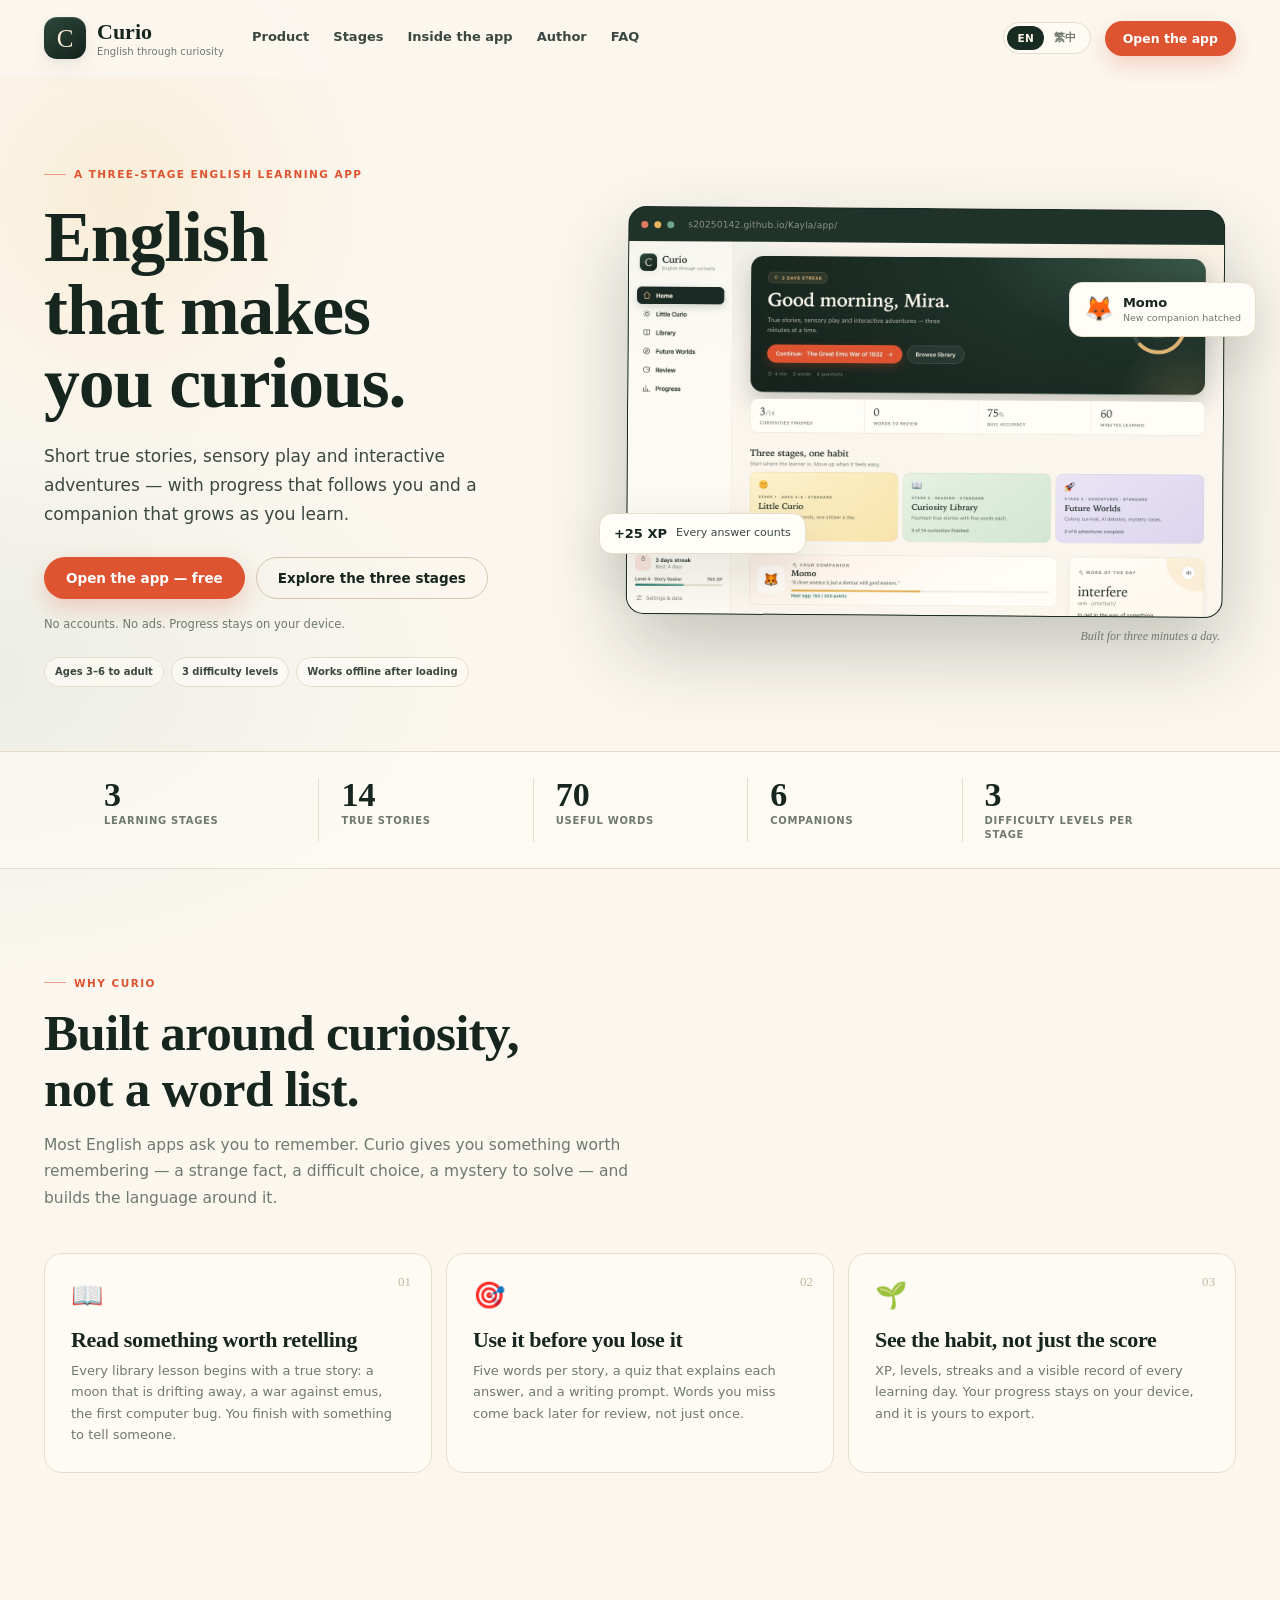
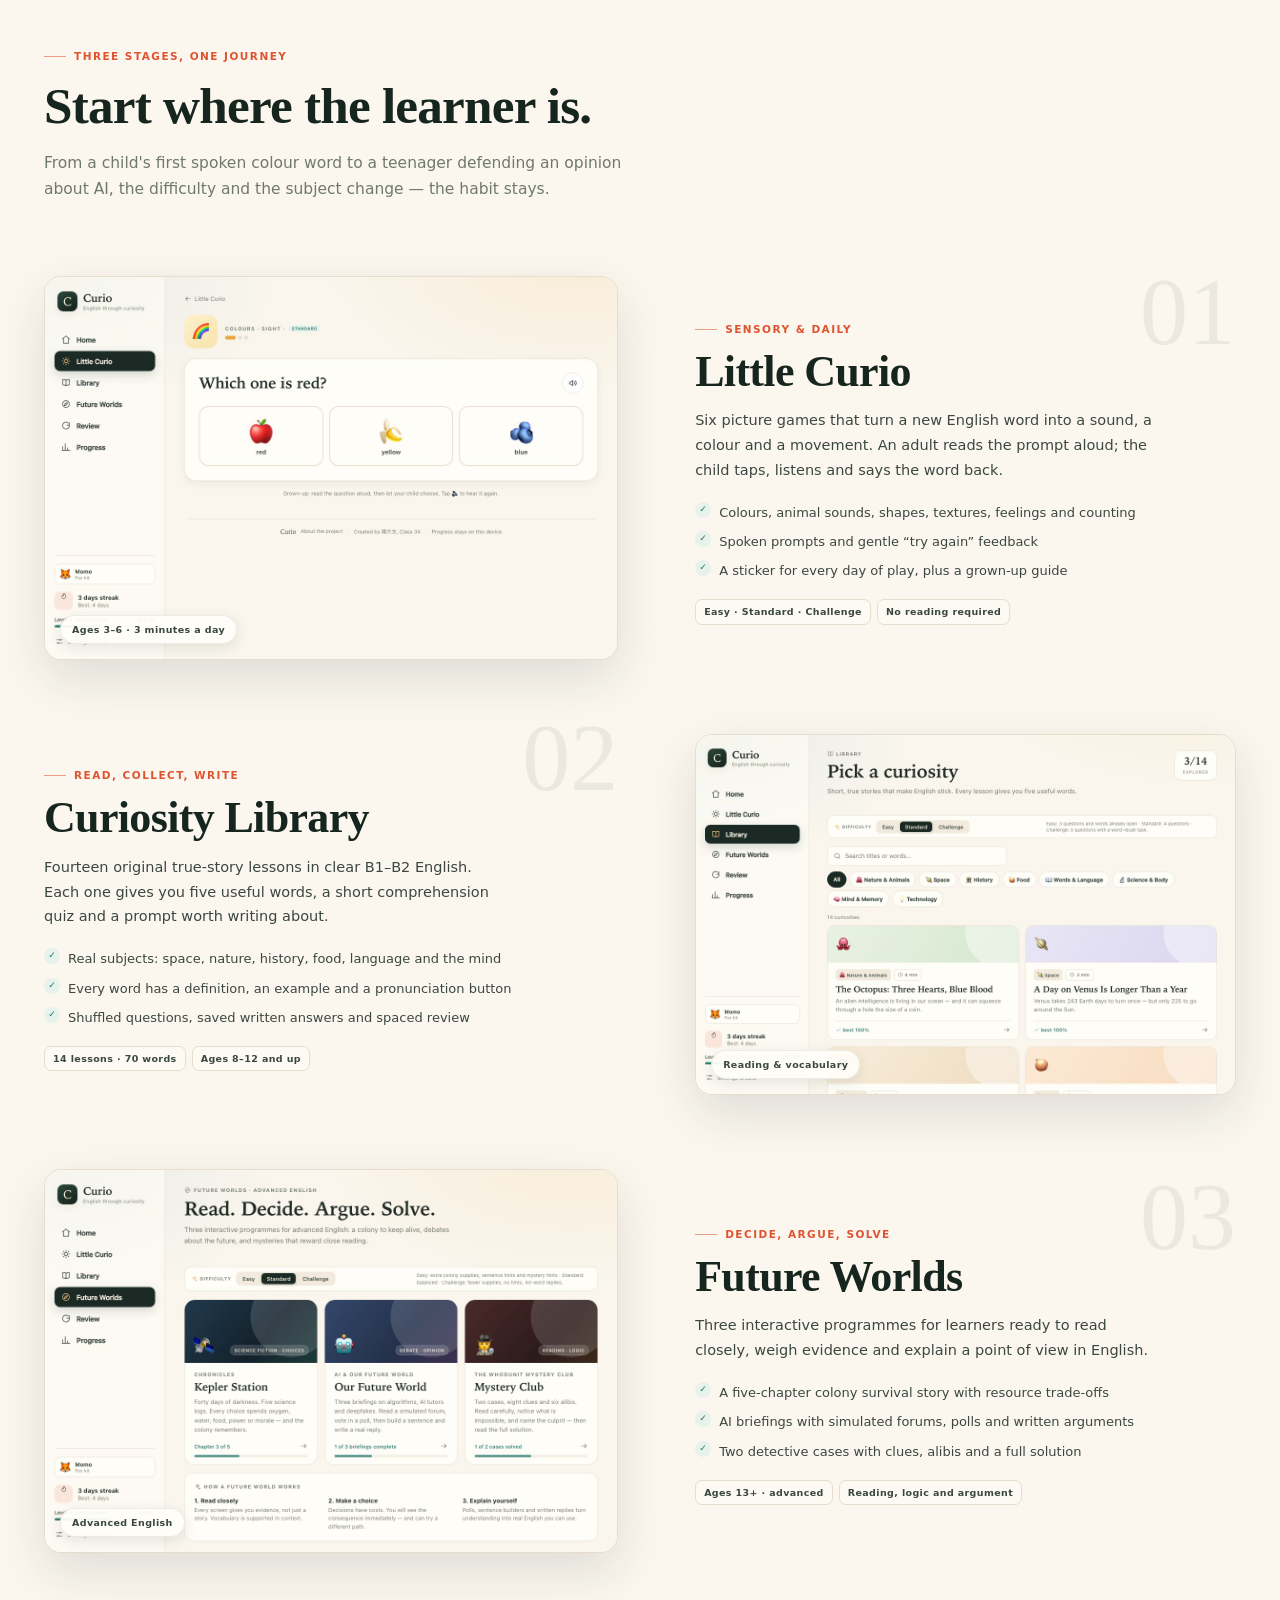
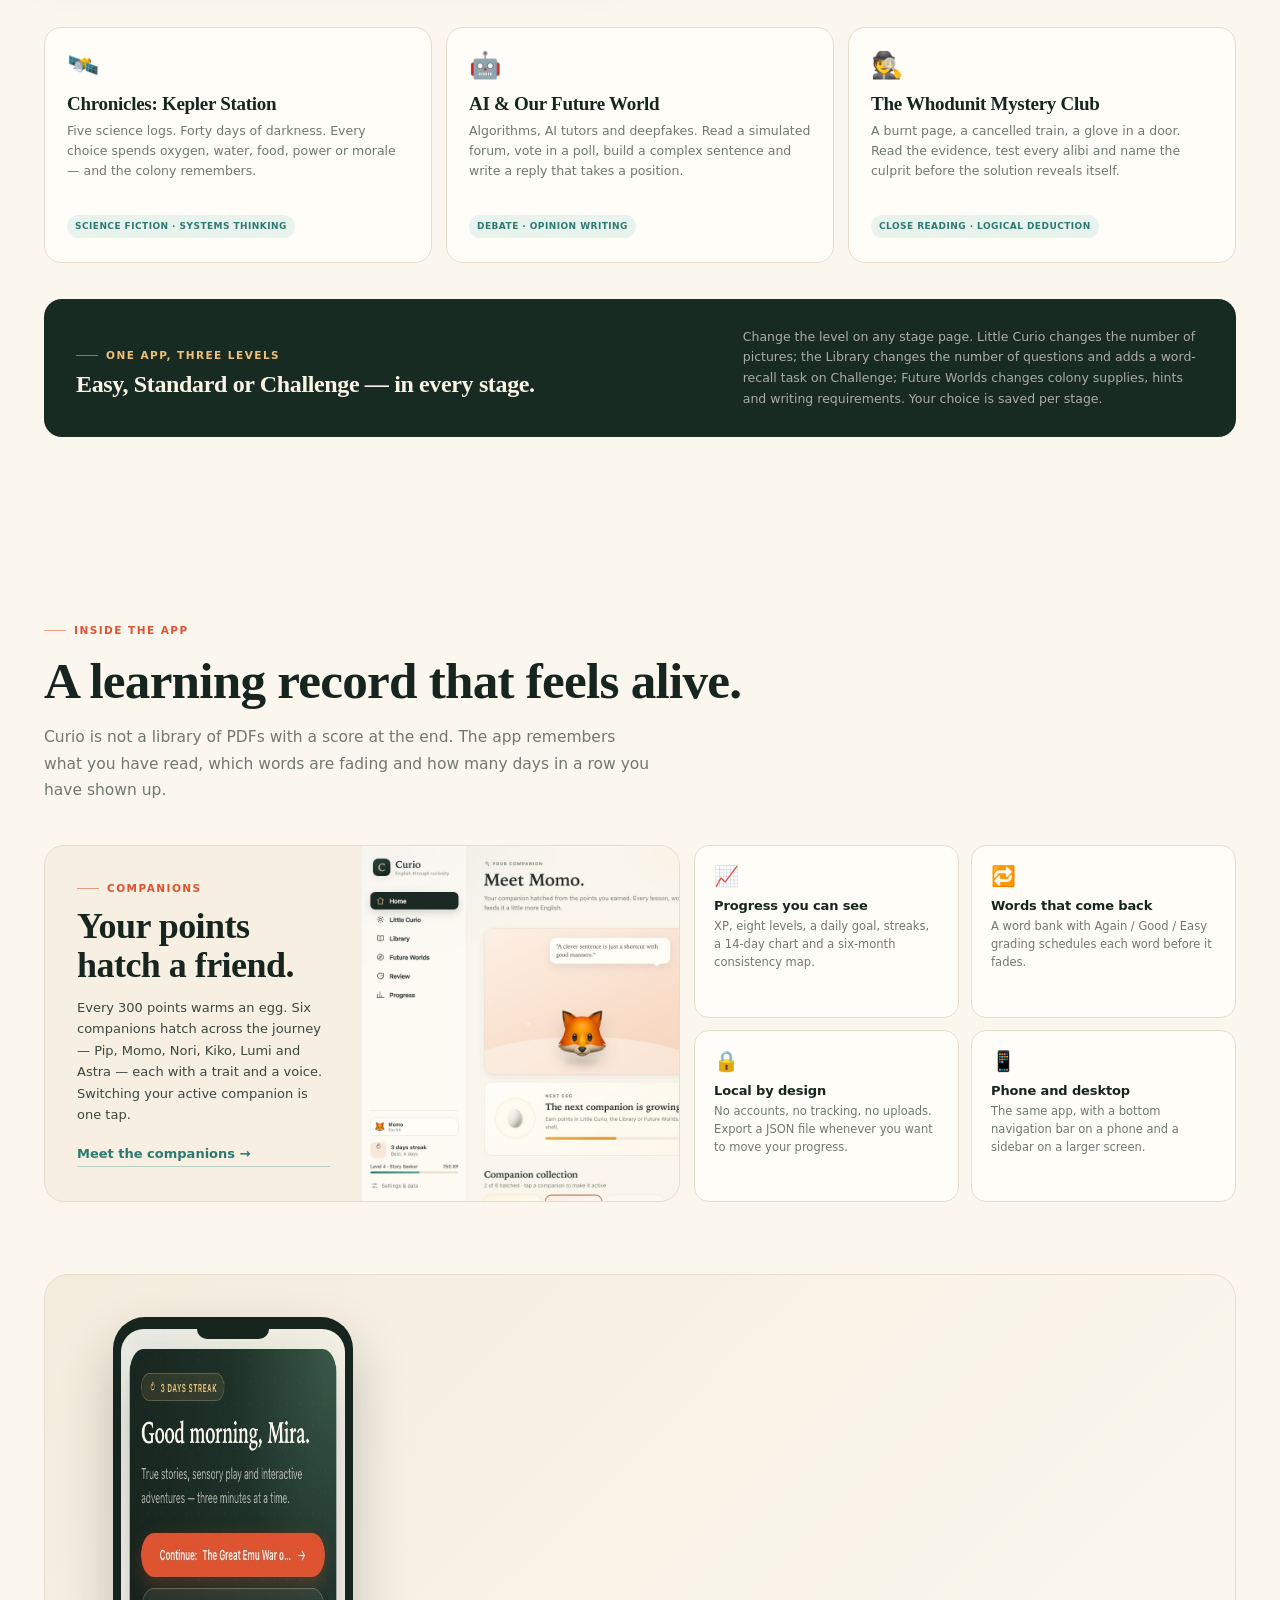
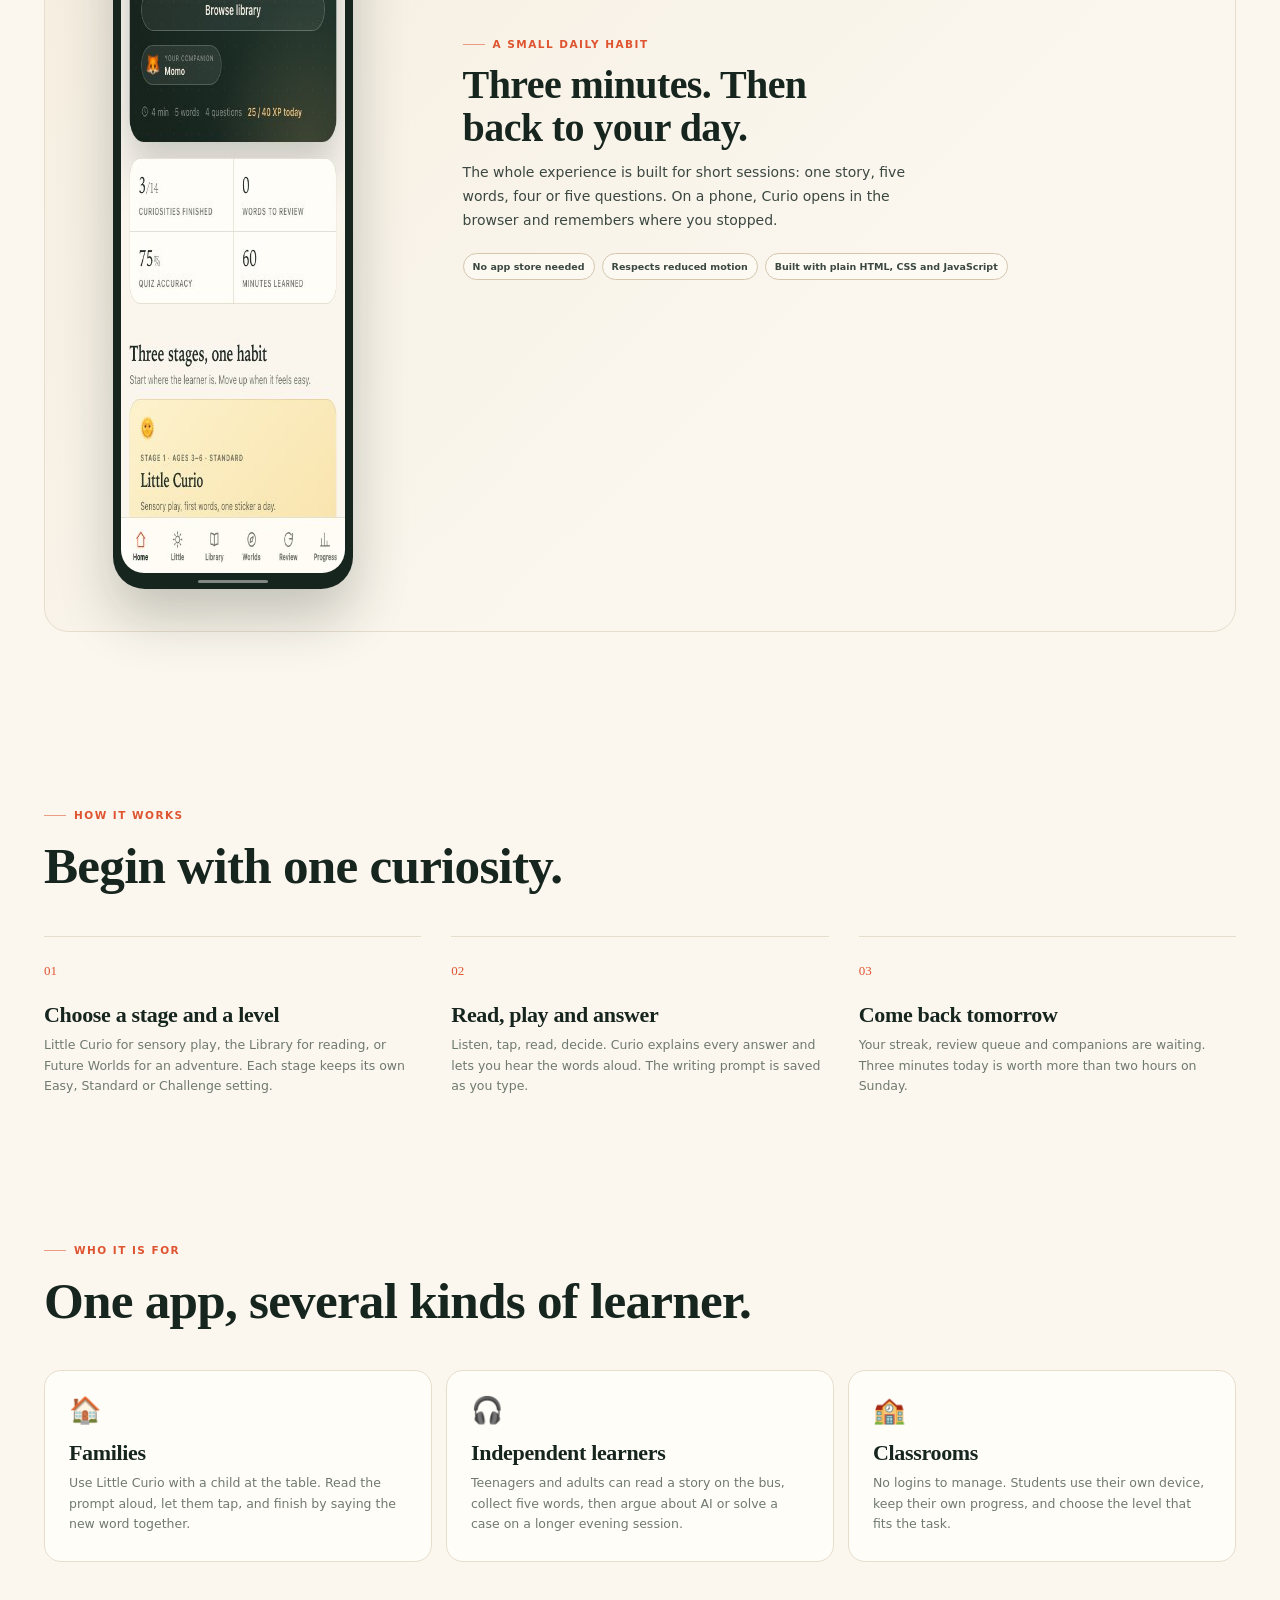
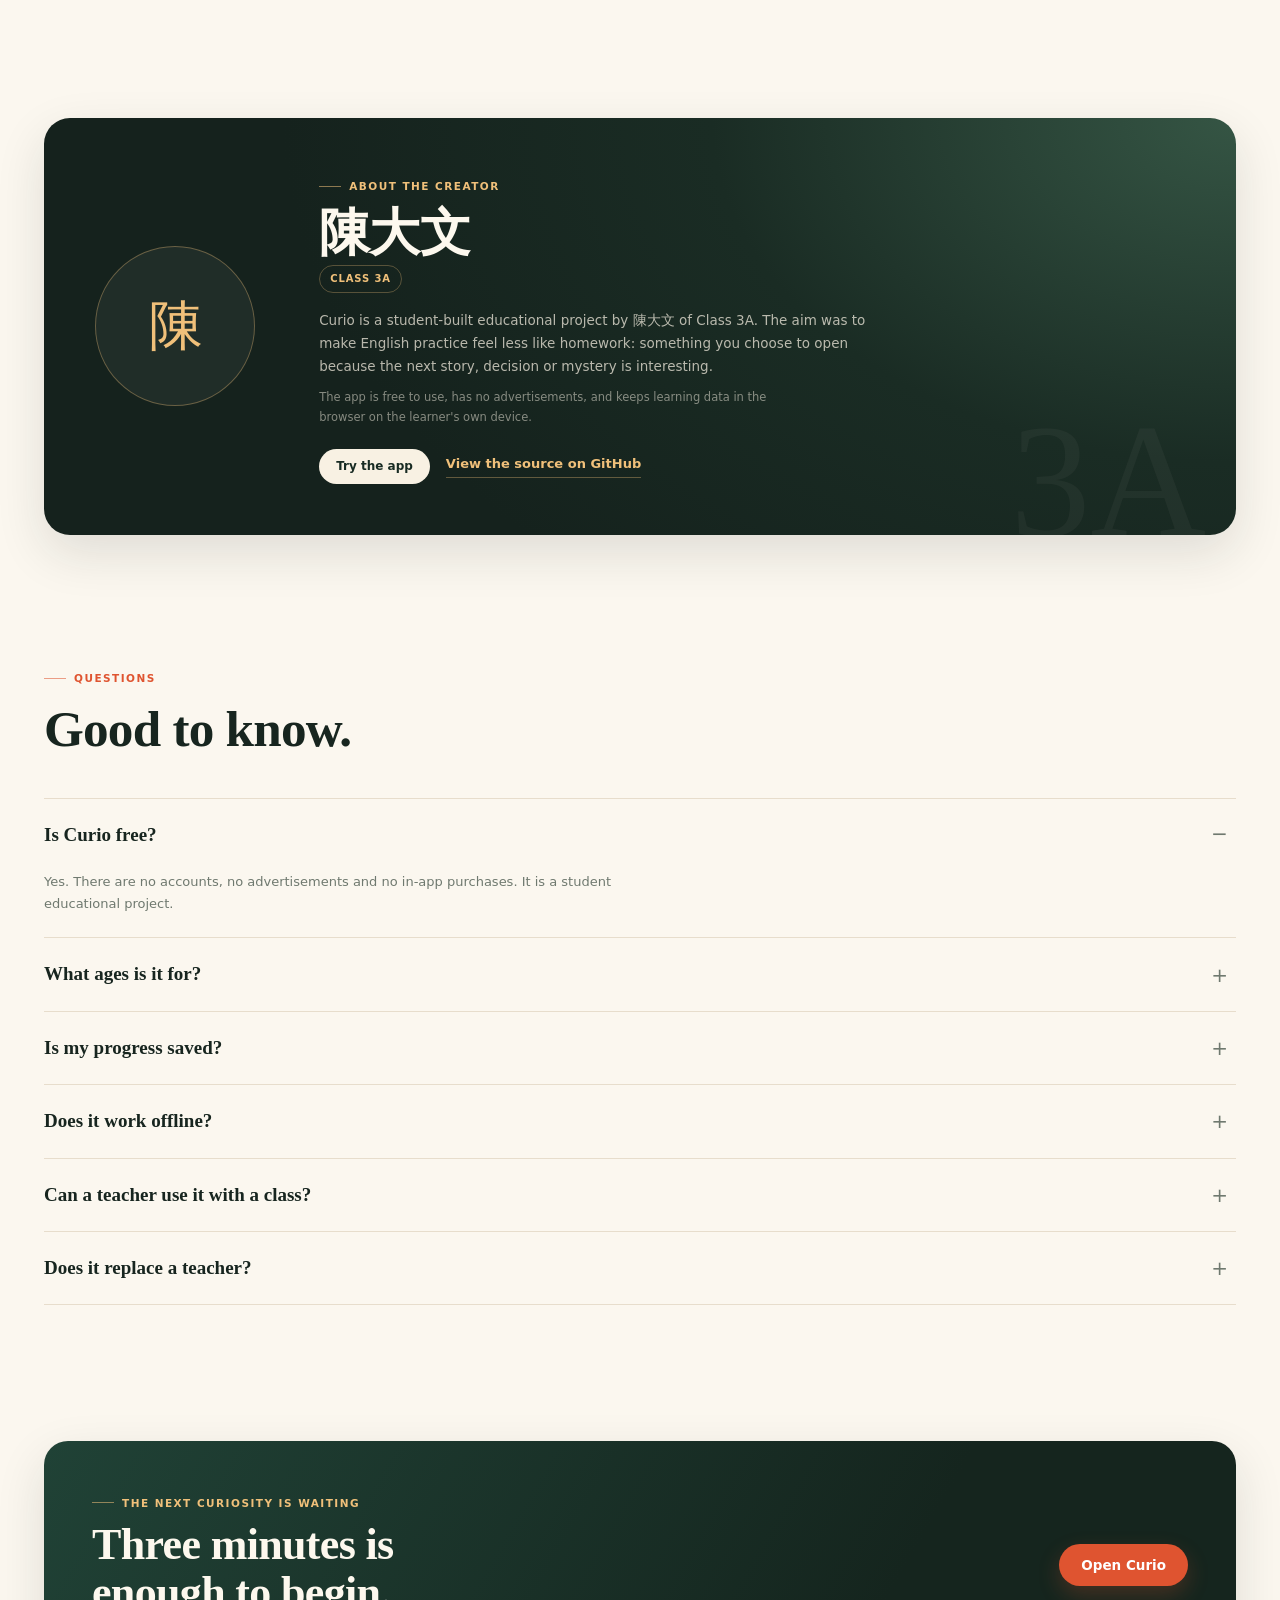
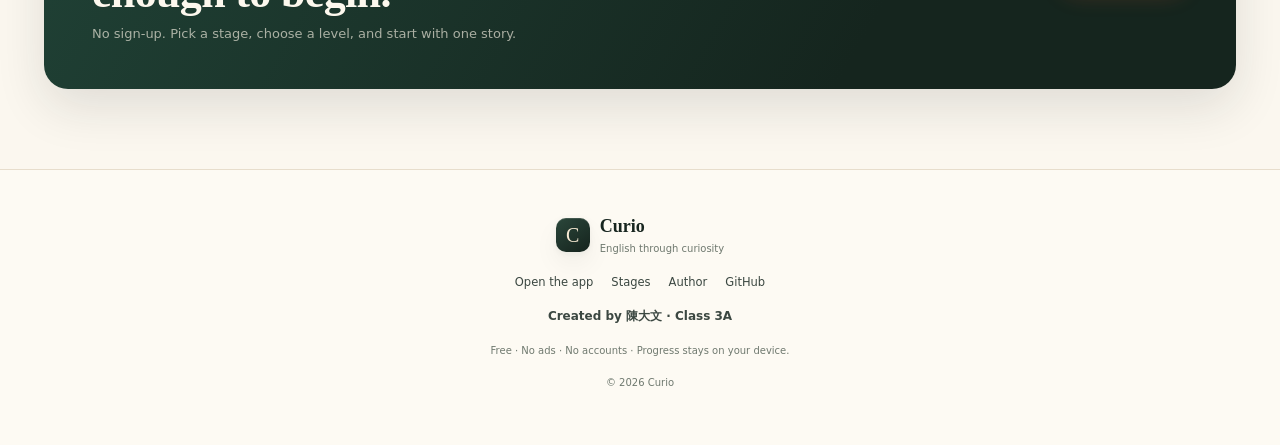
<file: index.html>
<!DOCTYPE html>
<html lang="en">
<head>
  <meta charset="utf-8">
  <meta name="viewport" content="width=device-width, initial-scale=1">
  <title>Curio — English Through Curiosity</title>
  <meta name="description" id="meta-description" content="Curio is a three-stage English learning app: sensory play for ages 3–6, fourteen true stories, interactive future worlds, saved progress and collectible companions.">
  <meta name="theme-color" content="#fbf7ef">
  <link rel="canonical" href="https://s20250142.github.io/Kayla/">

  <meta property="og:type" content="website">
  <meta property="og:site_name" content="Curio">
  <meta property="og:title" id="og-title" content="Curio — English Through Curiosity">
  <meta property="og:description" id="og-description" content="A three-stage English learning app with true stories, sensory games, interactive adventures and progress that stays on your device.">
  <meta property="og:url" content="https://s20250142.github.io/Kayla/">
  <meta property="og:image" content="https://s20250142.github.io/Kayla/assets/home.jpg">
  <meta name="twitter:card" content="summary_large_image">
  <meta name="twitter:title" content="Curio — English Through Curiosity">
  <meta name="twitter:description" content="A three-stage English learning app with stories, games, adventures and companions.">
  <meta name="twitter:image" content="https://s20250142.github.io/Kayla/assets/home.jpg">

  <link rel="icon" href="assets/favicon.svg" type="image/svg+xml">
  <link rel="stylesheet" href="site.css">

  <script type="application/ld+json">
  {
    "@context": "https://schema.org",
    "@type": "EducationalApplication",
    "name": "Curio",
    "url": "https://s20250142.github.io/Kayla/",
    "applicationCategory": "EducationalApplication",
    "operatingSystem": "Any modern web browser",
    "description": "A three-stage English learning app with sensory games, true stories, interactive adventures, saved progress and collectible companions.",
    "inLanguage": ["en", "zh-Hant"],
    "isAccessibleForFree": true,
    "author": {
      "@type": "Person",
      "name": "陳大文"
    },
    "offers": {
      "@type": "Offer",
      "price": "0",
      "priceCurrency": "USD"
    }
  }
  </script>
</head>
<body>
  <a class="skip-link" href="#main" data-i18n="a11y.skip">Skip to content</a>

  <header class="site-header" id="top">
    <div class="header-inner">
      <a class="brand" href="#top" aria-label="Curio home">
        <span class="brand-mark" aria-hidden="true">C</span>
        <span class="brand-copy">
          <strong>Curio</strong>
          <small data-i18n="brand.tagline">English through curiosity</small>
        </span>
      </a>

      <button class="nav-toggle" id="nav-toggle" aria-expanded="false" aria-controls="site-nav">
        <span class="nav-toggle-bars" aria-hidden="true"></span>
        <span class="sr-only" data-i18n="a11y.menu">Open menu</span>
      </button>

      <nav class="site-nav" id="site-nav" aria-label="Main navigation">
        <a href="#product" data-i18n="nav.product">Product</a>
        <a href="#stages" data-i18n="nav.stages">Stages</a>
        <a href="#inside" data-i18n="nav.inside">Inside the app</a>
        <a href="#author" data-i18n="nav.author">Author</a>
        <a href="#faq" data-i18n="nav.faq">FAQ</a>
      </nav>

      <div class="header-actions">
        <div class="lang-switch" role="group" aria-label="Language / 語言">
          <button type="button" data-lang="en" class="active" aria-pressed="true">EN</button>
          <button type="button" data-lang="zh" aria-pressed="false">繁中</button>
        </div>
        <a class="btn btn-primary btn-header" href="app/" data-i18n="cta.open">Open the app</a>
      </div>
    </div>
  </header>

  <main id="main">
    <section class="hero" aria-labelledby="hero-title">
      <div class="hero-copy">
        <span class="eyebrow" data-i18n="hero.eyebrow">A three-stage English learning app</span>
        <h1 id="hero-title" data-i18n="hero.title">English that makes you curious.</h1>
        <p class="hero-sub" data-i18n="hero.sub">Short true stories, sensory play and interactive adventures — with progress that follows you and a companion that grows as you learn.</p>
        <div class="hero-actions">
          <a class="btn btn-primary" href="app/" data-i18n="cta.start">Open the app — free</a>
          <a class="btn btn-ghost" href="#stages" data-i18n="cta.explore">Explore the three stages</a>
        </div>
        <p class="micro" data-i18n="hero.micro">No accounts. No ads. Progress stays on your device.</p>
        <div class="hero-tags" aria-label="At a glance">
          <span data-i18n="hero.tag1">Ages 3–6 to adult</span>
          <span data-i18n="hero.tag2">3 difficulty levels</span>
          <span data-i18n="hero.tag3">Works offline after loading</span>
        </div>
      </div>

      <div class="hero-visual">
        <div class="browser-frame" aria-hidden="true">
          <div class="browser-bar"><i></i><i></i><i></i><span>s20250142.github.io/Kayla/app/</span></div>
          <img src="assets/home.jpg" alt="" width="1440" height="900">
        </div>
        <div class="float-card float-xp">
          <strong>+25 XP</strong>
          <span data-i18n="hero.floatXp">Every answer counts</span>
        </div>
        <div class="float-card float-pet">
          <span class="float-emoji" aria-hidden="true">🦊</span>
          <span><strong>Momo</strong><small data-i18n="hero.floatPet">New companion hatched</small></span>
        </div>
        <div class="hero-note" data-i18n="hero.note">Built for three minutes a day.</div>
      </div>
    </section>

    <section class="proof" aria-label="Curio at a glance">
      <div class="proof-inner">
        <div><strong>3</strong><span data-i18n="proof.stages">Learning stages</span></div>
        <div><strong>14</strong><span data-i18n="proof.lessons">True stories</span></div>
        <div><strong>70</strong><span data-i18n="proof.words">Useful words</span></div>
        <div><strong>6</strong><span data-i18n="proof.pets">Companions</span></div>
        <div><strong>3</strong><span data-i18n="proof.levels">Difficulty levels per stage</span></div>
      </div>
    </section>

    <section class="section why" id="product">
      <div class="section-head">
        <span class="eyebrow" data-i18n="why.eyebrow">Why Curio</span>
        <h2 data-i18n="why.title">Built around curiosity, not a word list.</h2>
        <p class="section-sub" data-i18n="why.sub">Most English apps ask you to remember. Curio gives you something worth remembering — a strange fact, a difficult choice, a mystery to solve — and builds the language around it.</p>
      </div>
      <div class="feature-grid three">
        <article class="feature reveal">
          <span class="feature-number">01</span>
          <span class="feature-icon" aria-hidden="true">📖</span>
          <h3 data-i18n="why.card1.title">Read something worth retelling</h3>
          <p data-i18n="why.card1.body">Every library lesson begins with a true story: a moon that is drifting away, a war against emus, the first computer bug. You finish with something to tell someone.</p>
        </article>
        <article class="feature reveal">
          <span class="feature-number">02</span>
          <span class="feature-icon" aria-hidden="true">🎯</span>
          <h3 data-i18n="why.card2.title">Use it before you lose it</h3>
          <p data-i18n="why.card2.body">Five words per story, a quiz that explains each answer, and a writing prompt. Words you miss come back later for review, not just once.</p>
        </article>
        <article class="feature reveal">
          <span class="feature-number">03</span>
          <span class="feature-icon" aria-hidden="true">🌱</span>
          <h3 data-i18n="why.card3.title">See the habit, not just the score</h3>
          <p data-i18n="why.card3.body">XP, levels, streaks and a visible record of every learning day. Your progress stays on your device, and it is yours to export.</p>
        </article>
      </div>
    </section>

    <section class="section stages" id="stages">
      <div class="section-head">
        <span class="eyebrow" data-i18n="stages.eyebrow">Three stages, one journey</span>
        <h2 data-i18n="stages.title">Start where the learner is.</h2>
        <p class="section-sub" data-i18n="stages.sub">From a child's first spoken colour word to a teenager defending an opinion about AI, the difficulty and the subject change — the habit stays.</p>
      </div>

      <article class="stage-row reveal">
        <div class="stage-media">
          <div class="media-frame"><img src="assets/little.jpg" alt="Little Curio sensory colour game" data-i18n-alt="img.stage1" width="1200" height="800" loading="lazy"></div>
          <span class="stage-badge" data-i18n="stage1.badge">Ages 3–6 · 3 minutes a day</span>
        </div>
        <div class="stage-copy">
          <span class="stage-index">01</span>
          <span class="eyebrow" data-i18n="stage1.eyebrow">Sensory &amp; daily</span>
          <h3 data-i18n="stage1.title">Little Curio</h3>
          <p data-i18n="stage1.body">Six picture games that turn a new English word into a sound, a colour and a movement. An adult reads the prompt aloud; the child taps, listens and says the word back.</p>
          <ul class="check-list">
            <li data-i18n="stage1.b1">Colours, animal sounds, shapes, textures, feelings and counting</li>
            <li data-i18n="stage1.b2">Spoken prompts and gentle “try again” feedback</li>
            <li data-i18n="stage1.b3">A sticker for every day of play, plus a grown-up guide</li>
          </ul>
          <div class="stage-meta">
            <span data-i18n="stage1.meta1">Easy · Standard · Challenge</span>
            <span data-i18n="stage1.meta2">No reading required</span>
          </div>
        </div>
      </article>

      <article class="stage-row reverse reveal">
        <div class="stage-media">
          <div class="media-frame"><img src="assets/library.jpg" alt="Curiosity Library lesson cards" data-i18n-alt="img.stage2" width="1200" height="800" loading="lazy"></div>
          <span class="stage-badge" data-i18n="stage2.badge">Reading &amp; vocabulary</span>
        </div>
        <div class="stage-copy">
          <span class="stage-index">02</span>
          <span class="eyebrow" data-i18n="stage2.eyebrow">Read, collect, write</span>
          <h3 data-i18n="stage2.title">Curiosity Library</h3>
          <p data-i18n="stage2.body">Fourteen original true-story lessons in clear B1–B2 English. Each one gives you five useful words, a short comprehension quiz and a prompt worth writing about.</p>
          <ul class="check-list">
            <li data-i18n="stage2.b1">Real subjects: space, nature, history, food, language and the mind</li>
            <li data-i18n="stage2.b2">Every word has a definition, an example and a pronunciation button</li>
            <li data-i18n="stage2.b3">Shuffled questions, saved written answers and spaced review</li>
          </ul>
          <div class="stage-meta">
            <span data-i18n="stage2.meta1">14 lessons · 70 words</span>
            <span data-i18n="stage2.meta2">Ages 8–12 and up</span>
          </div>
        </div>
      </article>

      <article class="stage-row reveal">
        <div class="stage-media">
          <div class="media-frame"><img src="assets/worlds.jpg" alt="Future Worlds interactive programmes" data-i18n-alt="img.stage3" width="1200" height="800" loading="lazy"></div>
          <span class="stage-badge" data-i18n="stage3.badge">Advanced English</span>
        </div>
        <div class="stage-copy">
          <span class="stage-index">03</span>
          <span class="eyebrow" data-i18n="stage3.eyebrow">Decide, argue, solve</span>
          <h3 data-i18n="stage3.title">Future Worlds</h3>
          <p data-i18n="stage3.body">Three interactive programmes for learners ready to read closely, weigh evidence and explain a point of view in English.</p>
          <ul class="check-list">
            <li data-i18n="stage3.b1">A five-chapter colony survival story with resource trade-offs</li>
            <li data-i18n="stage3.b2">AI briefings with simulated forums, polls and written arguments</li>
            <li data-i18n="stage3.b3">Two detective cases with clues, alibis and a full solution</li>
          </ul>
          <div class="stage-meta">
            <span data-i18n="stage3.meta1">Ages 13+ · advanced</span>
            <span data-i18n="stage3.meta2">Reading, logic and argument</span>
          </div>
        </div>
      </article>

      <div class="world-cards">
        <article class="world-card reveal">
          <span class="world-icon" aria-hidden="true">🛰️</span>
          <h4 data-i18n="world1.title">Chronicles: Kepler Station</h4>
          <p data-i18n="world1.body">Five science logs. Forty days of darkness. Every choice spends oxygen, water, food, power or morale — and the colony remembers.</p>
          <span class="world-tag" data-i18n="world1.tag">Science fiction · systems thinking</span>
        </article>
        <article class="world-card reveal">
          <span class="world-icon" aria-hidden="true">🤖</span>
          <h4 data-i18n="world2.title">AI &amp; Our Future World</h4>
          <p data-i18n="world2.body">Algorithms, AI tutors and deepfakes. Read a simulated forum, vote in a poll, build a complex sentence and write a reply that takes a position.</p>
          <span class="world-tag" data-i18n="world2.tag">Debate · opinion writing</span>
        </article>
        <article class="world-card reveal">
          <span class="world-icon" aria-hidden="true">🕵️</span>
          <h4 data-i18n="world3.title">The Whodunit Mystery Club</h4>
          <p data-i18n="world3.body">A burnt page, a cancelled train, a glove in a door. Read the evidence, test every alibi and name the culprit before the solution reveals itself.</p>
          <span class="world-tag" data-i18n="world3.tag">Close reading · logical deduction</span>
        </article>
      </div>

      <div class="difficulty-band reveal">
        <div>
          <span class="eyebrow" data-i18n="difficulty.eyebrow">One app, three levels</span>
          <h3 data-i18n="difficulty.title">Easy, Standard or Challenge — in every stage.</h3>
        </div>
        <p data-i18n="difficulty.body">Change the level on any stage page. Little Curio changes the number of pictures; the Library changes the number of questions and adds a word-recall task on Challenge; Future Worlds changes colony supplies, hints and writing requirements. Your choice is saved per stage.</p>
      </div>
    </section>

    <section class="section inside" id="inside">
      <div class="section-head">
        <span class="eyebrow" data-i18n="inside.eyebrow">Inside the app</span>
        <h2 data-i18n="inside.title">A learning record that feels alive.</h2>
        <p class="section-sub" data-i18n="inside.sub">Curio is not a library of PDFs with a score at the end. The app remembers what you have read, which words are fading and how many days in a row you have shown up.</p>
      </div>

      <div class="feature-grid two">
        <article class="panel pet-panel reveal">
          <div class="pet-panel-copy">
            <span class="eyebrow" data-i18n="pet.eyebrow">Companions</span>
            <h3 data-i18n="pet.title">Your points hatch a friend.</h3>
            <p data-i18n="pet.body">Every 300 points warms an egg. Six companions hatch across the journey — Pip, Momo, Nori, Kiko, Lumi and Astra — each with a trait and a voice. Switching your active companion is one tap.</p>
            <a class="text-link" href="app/#/pet" data-i18n="pet.link">Meet the companions →</a>
          </div>
          <div class="pet-panel-art">
            <img src="assets/pet.jpg" alt="Curio companion page with a fox and an egg" data-i18n-alt="img.pet" width="1200" height="850" loading="lazy">
          </div>
        </article>

        <div class="mini-grid">
          <article class="mini-card reveal"><span aria-hidden="true">📈</span><h4 data-i18n="mini1.title">Progress you can see</h4><p data-i18n="mini1.body">XP, eight levels, a daily goal, streaks, a 14-day chart and a six-month consistency map.</p></article>
          <article class="mini-card reveal"><span aria-hidden="true">🔁</span><h4 data-i18n="mini2.title">Words that come back</h4><p data-i18n="mini2.body">A word bank with Again / Good / Easy grading schedules each word before it fades.</p></article>
          <article class="mini-card reveal"><span aria-hidden="true">🔒</span><h4 data-i18n="mini3.title">Local by design</h4><p data-i18n="mini3.body">No accounts, no tracking, no uploads. Export a JSON file whenever you want to move your progress.</p></article>
          <article class="mini-card reveal"><span aria-hidden="true">📱</span><h4 data-i18n="mini4.title">Phone and desktop</h4><p data-i18n="mini4.body">The same app, with a bottom navigation bar on a phone and a sidebar on a larger screen.</p></article>
        </div>
      </div>

      <div class="phone-proof reveal">
        <div class="phone-frame">
          <div class="phone-notch" aria-hidden="true"></div>
          <img src="assets/mobile.jpg" alt="Curio on a phone" data-i18n-alt="img.phone" width="390" height="844" loading="lazy">
        </div>
        <div class="phone-copy">
          <span class="eyebrow" data-i18n="phone.eyebrow">A small daily habit</span>
          <h3 data-i18n="phone.title">Three minutes. Then back to your day.</h3>
          <p data-i18n="phone.body">The whole experience is built for short sessions: one story, five words, four or five questions. On a phone, Curio opens in the browser and remembers where you stopped.</p>
          <div class="phone-badges">
            <span data-i18n="phone.b1">No app store needed</span>
            <span data-i18n="phone.b2">Respects reduced motion</span>
            <span data-i18n="phone.b3">Built with plain HTML, CSS and JavaScript</span>
          </div>
        </div>
      </div>
    </section>

    <section class="section how">
      <div class="section-head">
        <span class="eyebrow" data-i18n="how.eyebrow">How it works</span>
        <h2 data-i18n="how.title">Begin with one curiosity.</h2>
      </div>
      <ol class="steps-list">
        <li class="reveal">
          <span class="step-number">01</span>
          <h3 data-i18n="how.s1.title">Choose a stage and a level</h3>
          <p data-i18n="how.s1.body">Little Curio for sensory play, the Library for reading, or Future Worlds for an adventure. Each stage keeps its own Easy, Standard or Challenge setting.</p>
        </li>
        <li class="reveal">
          <span class="step-number">02</span>
          <h3 data-i18n="how.s2.title">Read, play and answer</h3>
          <p data-i18n="how.s2.body">Listen, tap, read, decide. Curio explains every answer and lets you hear the words aloud. The writing prompt is saved as you type.</p>
        </li>
        <li class="reveal">
          <span class="step-number">03</span>
          <h3 data-i18n="how.s3.title">Come back tomorrow</h3>
          <p data-i18n="how.s3.body">Your streak, review queue and companions are waiting. Three minutes today is worth more than two hours on Sunday.</p>
        </li>
      </ol>
    </section>

    <section class="section audience">
      <div class="section-head">
        <span class="eyebrow" data-i18n="audience.eyebrow">Who it is for</span>
        <h2 data-i18n="audience.title">One app, several kinds of learner.</h2>
      </div>
      <div class="audience-grid">
        <article class="audience-card reveal">
          <span aria-hidden="true">🏠</span>
          <h3 data-i18n="audience.family.title">Families</h3>
          <p data-i18n="audience.family.body">Use Little Curio with a child at the table. Read the prompt aloud, let them tap, and finish by saying the new word together.</p>
        </article>
        <article class="audience-card reveal">
          <span aria-hidden="true">🎧</span>
          <h3 data-i18n="audience.self.title">Independent learners</h3>
          <p data-i18n="audience.self.body">Teenagers and adults can read a story on the bus, collect five words, then argue about AI or solve a case on a longer evening session.</p>
        </article>
        <article class="audience-card reveal">
          <span aria-hidden="true">🏫</span>
          <h3 data-i18n="audience.class.title">Classrooms</h3>
          <p data-i18n="audience.class.body">No logins to manage. Students use their own device, keep their own progress, and choose the level that fits the task.</p>
        </article>
      </div>
    </section>

    <section class="section author" id="author">
      <div class="author-card reveal">
        <div class="author-mark" aria-hidden="true">陳</div>
        <div class="author-copy">
          <span class="eyebrow" data-i18n="author.eyebrow">About the creator</span>
          <h2 data-i18n="author.name">陳大文</h2>
          <span class="author-class" data-i18n="author.class">Class 3A</span>
          <p data-i18n="author.body">Curio is a student-built educational project by 陳大文 of Class 3A. The aim was to make English practice feel less like homework: something you choose to open because the next story, decision or mystery is interesting.</p>
          <p class="author-note" data-i18n="author.note">The app is free to use, has no advertisements, and keeps learning data in the browser on the learner's own device.</p>
          <div class="author-links">
            <a class="btn btn-light btn-small" href="app/" data-i18n="author.app">Try the app</a>
            <a class="text-link light" href="https://github.com/s20250142/Kayla" target="_blank" rel="noopener" data-i18n="author.repo">View the source on GitHub</a>
          </div>
        </div>
      </div>
    </section>

    <section class="section faq" id="faq">
      <div class="section-head">
        <span class="eyebrow" data-i18n="faq.eyebrow">Questions</span>
        <h2 data-i18n="faq.title">Good to know.</h2>
      </div>
      <div class="faq-list">
        <details class="reveal" open>
          <summary data-i18n="faq.q1">Is Curio free?</summary>
          <p data-i18n="faq.a1">Yes. There are no accounts, no advertisements and no in-app purchases. It is a student educational project.</p>
        </details>
        <details class="reveal">
          <summary data-i18n="faq.q2">What ages is it for?</summary>
          <p data-i18n="faq.a2">Little Curio is designed for ages 3–6 with an adult nearby. The Curiosity Library suits roughly ages 8–12 and older learners who want clear B1–B2 reading. Future Worlds is for confident readers (around 13+) who enjoy argument and deduction.</p>
        </details>
        <details class="reveal">
          <summary data-i18n="faq.q3">Is my progress saved?</summary>
          <p data-i18n="faq.a3">Progress is saved in your browser’s local storage on the device you use. It is not sent to a server. You can export a JSON backup from Settings &amp; data and import it on another browser.</p>
        </details>
        <details class="reveal">
          <summary data-i18n="faq.q4">Does it work offline?</summary>
          <p data-i18n="faq.a4">Once the page and its files have loaded, the activities work in the browser. Speech uses the voices built into your device or browser. The site itself needs a connection the first time it is opened.</p>
        </details>
        <details class="reveal">
          <summary data-i18n="faq.q5">Can a teacher use it with a class?</summary>
          <p data-i18n="faq.a5">Yes. There is nothing to sign into and no class data is collected. Each student keeps a separate progress record on their own device, and the three difficulty levels make it easy to set different expectations for the same text.</p>
        </details>
        <details class="reveal">
          <summary data-i18n="faq.q6">Does it replace a teacher?</summary>
          <p data-i18n="faq.a6">No. Curio is a practice tool. It gives learners more reading, vocabulary and thinking time; a teacher still provides feedback, conversation and guidance.</p>
        </details>
      </div>
    </section>

    <section class="cta-band reveal">
      <div>
        <span class="eyebrow" data-i18n="cta.eyebrow">The next curiosity is waiting</span>
        <h2 data-i18n="cta.title">Three minutes is enough to begin.</h2>
        <p data-i18n="cta.sub">No sign-up. Pick a stage, choose a level, and start with one story.</p>
      </div>
      <a class="btn btn-primary" href="app/" data-i18n="cta.openApp">Open Curio</a>
    </section>
  </main>

  <footer class="site-footer">
    <div class="footer-inner">
      <div class="footer-brand">
        <span class="brand-mark small" aria-hidden="true">C</span>
        <div><strong>Curio</strong><span data-i18n="footer.tagline">English through curiosity</span></div>
      </div>
      <div class="footer-links">
        <a href="app/" data-i18n="footer.app">Open the app</a>
        <a href="#stages" data-i18n="footer.stages">Stages</a>
        <a href="#author" data-i18n="footer.author">Author</a>
        <a href="https://github.com/s20250142/Kayla" target="_blank" rel="noopener">GitHub</a>
      </div>
      <p class="footer-credit" data-i18n="footer.credit">Created by 陳大文 · Class 3A</p>
      <p class="footer-privacy" data-i18n="footer.privacy">Free · No ads · No accounts · Progress stays on your device.</p>
      <p class="footer-copy">© <span id="year">2026</span> Curio</p>
    </div>
  </footer>

  <script src="site.js"></script>
</body>
</html>
</file>
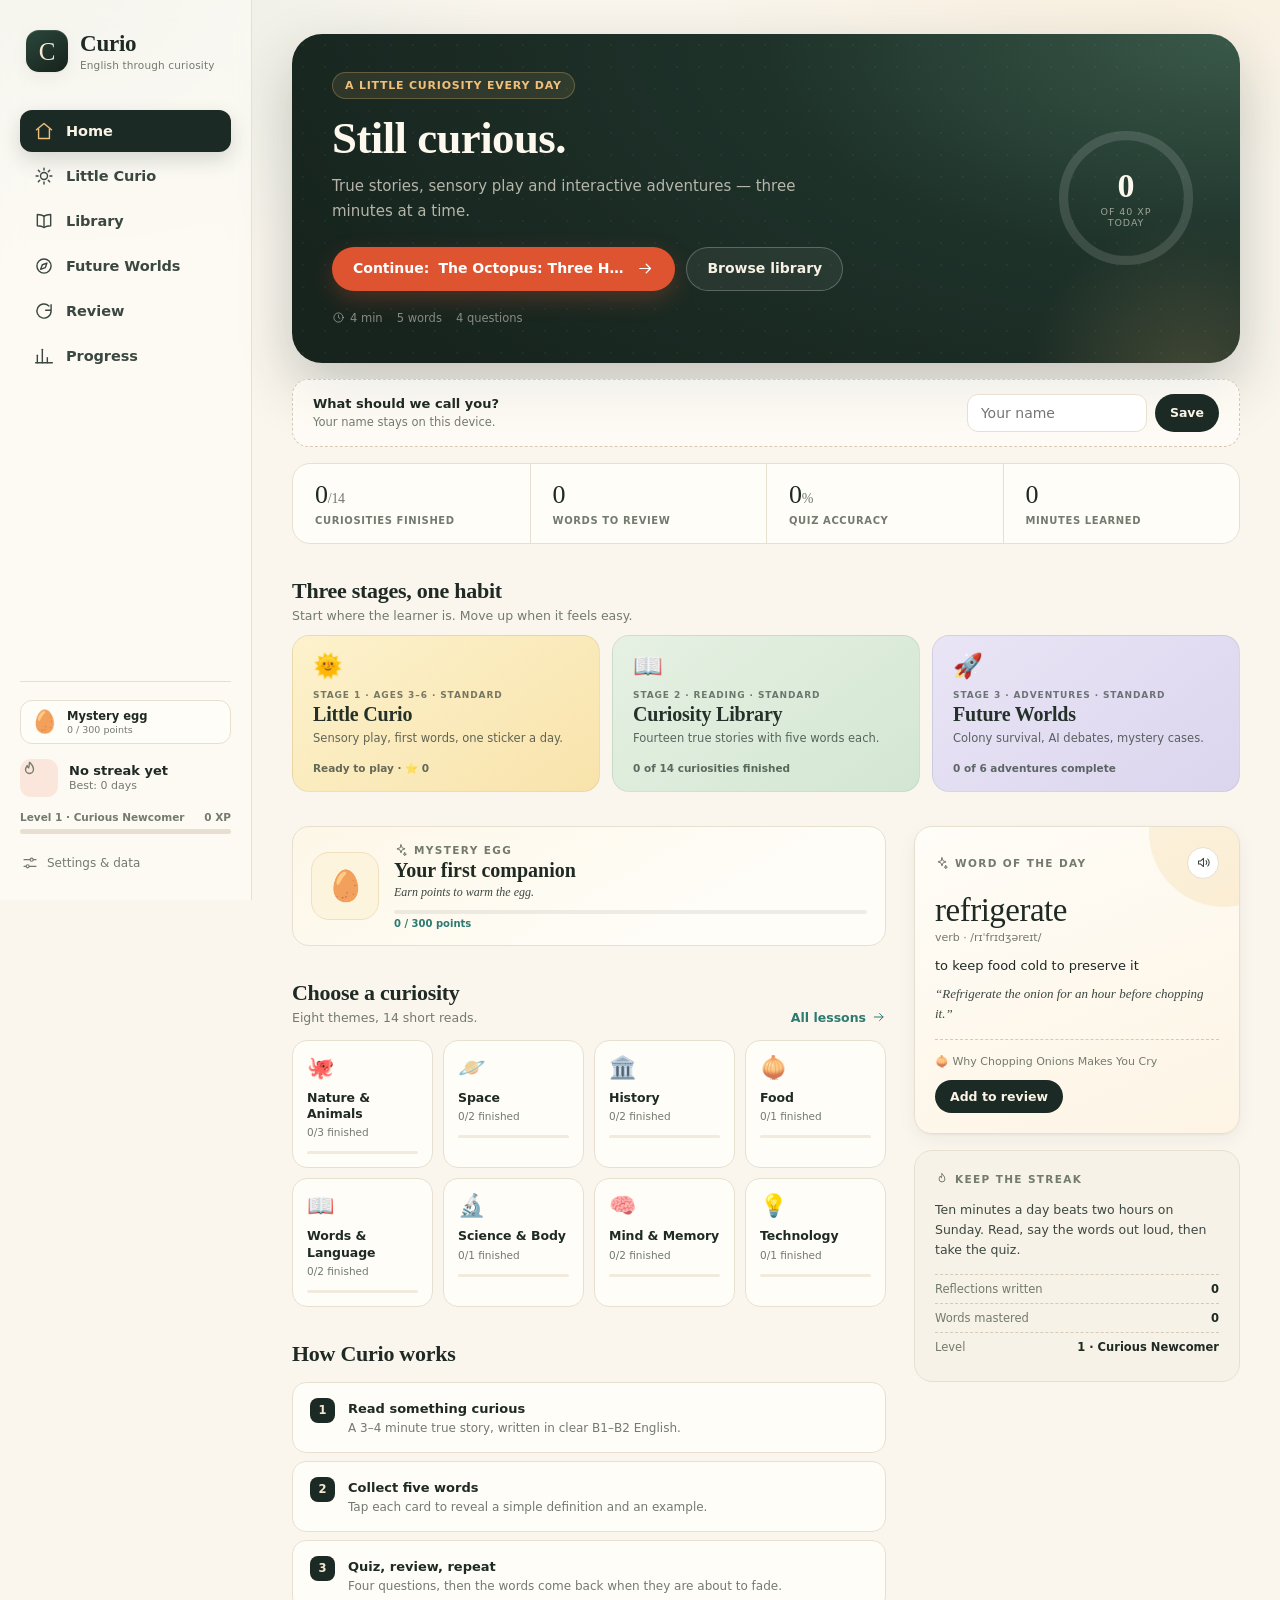
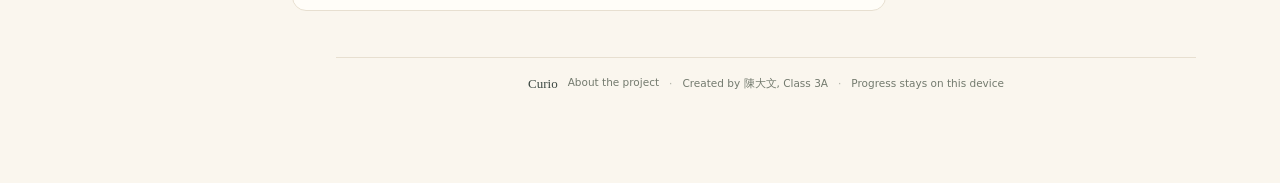
<file: app/index.html>
<!DOCTYPE html>
<html lang="en">
<head>
  <meta charset="utf-8">
  <meta name="viewport" content="width=device-width, initial-scale=1">
  <title>Curio — Learn English Through Curiosity</title>
  <meta name="description" content="Curio is a small English-learning app: short true stories, five words per story, quick quizzes, and progress that is saved on your device.">
  <meta name="theme-color" content="#fbf7ef">
  <link rel="icon" href="data:image/svg+xml,%3Csvg xmlns='http://www.w3.org/2000/svg' viewBox='0 0 100 100'%3E%3Ctext y='.9em' font-size='88'%3E%F0%9F%A7%A0%3C/text%3E%3C/svg%3E">
  <link rel="stylesheet" href="styles.css">
</head>
<body>
  <div class="app">
    <aside class="sidebar" aria-label="Main navigation">
      <a class="brand" href="#/home">
        <span class="brand-mark">C</span>
        <span class="brand-text"><strong>Curio</strong><small>English through curiosity</small></span>
      </a>
      <nav class="nav" id="nav"></nav>
      <div class="sidebar-foot" id="sidebar-foot"></div>
    </aside>

    <main class="view" id="view" tabindex="-1"></main>
  </div>

  <nav class="tabbar" id="tabbar" aria-label="Main navigation"></nav>
  <div class="toast-stack" id="toast-stack" role="status" aria-live="polite"></div>
  <div id="modal-root"></div>

  <script src="content.js"></script>
  <script src="content2.js"></script>
  <script src="pets.js"></script>
  <script src="app.js"></script>
</body>
</html>
</file>
<file: site.css>
/* ==========================================================================
   Curio — product website
   ========================================================================== */

:root {
  --ink: #17251f;
  --ink-soft: #3b4741;
  --muted: #6f796f;
  --paper: #fbf7ef;
  --paper-2: #f3ecdf;
  --card: #fffdf8;
  --line: #e7ddcc;
  --line-strong: #d4c6ad;
  --coral: #df5430;
  --coral-dark: #bd4421;
  --teal: #2c7a70;
  --teal-deep: #1c4d45;
  --gold: #e9a83b;
  --dark: #182b23;
  --dark-2: #223c31;
  --cream: #f8f1e3;
  --radius: 22px;
  --shadow-sm: 0 2px 6px rgba(23, 37, 31, .05), 0 12px 26px rgba(23, 37, 31, .05);
  --shadow-md: 0 18px 50px rgba(23, 37, 31, .12);
  --shadow-lg: 0 30px 80px rgba(16, 30, 24, .25);
  --font-display: "Iowan Old Style", "Palatino Linotype", Palatino, "Songti TC", "Noto Serif TC", "PMingLiU", Georgia, serif;
  --font-ui: ui-sans-serif, system-ui, -apple-system, "Segoe UI", Roboto, "Helvetica Neue", "PingFang TC", "Noto Sans TC", "Microsoft JhengHei", Arial, sans-serif;
}

* { box-sizing: border-box; }

html {
  scroll-behavior: smooth;
  -webkit-text-size-adjust: 100%;
}

body {
  margin: 0;
  color: var(--ink);
  background:
    radial-gradient(1100px 620px at 95% -8%, rgba(233, 168, 59, .15), transparent 62%),
    radial-gradient(900px 520px at -4% 8%, rgba(44, 122, 112, .08), transparent 58%),
    var(--paper);
  font-family: var(--font-ui);
  font-size: 16px;
  line-height: 1.6;
  -webkit-font-smoothing: antialiased;
  text-rendering: optimizeLegibility;
}

h1, h2, h3, h4 {
  margin: 0;
  font-family: var(--font-display);
  font-weight: 600;
  letter-spacing: -.015em;
  line-height: 1.08;
  text-wrap: balance;
  color: var(--ink);
}

p { margin: 0; }
img { max-width: 100%; display: block; }
a { color: inherit; }
button { font-family: inherit; }

::selection { background: rgba(223, 84, 48, .2); }

:focus-visible {
  outline: 2px solid var(--teal);
  outline-offset: 3px;
}

.sr-only {
  position: absolute;
  width: 1px;
  height: 1px;
  padding: 0;
  margin: -1px;
  overflow: hidden;
  clip: rect(0, 0, 0, 0);
  white-space: nowrap;
  border: 0;
}

.skip-link {
  position: fixed;
  left: 16px;
  top: -80px;
  z-index: 200;
  padding: 10px 16px;
  border-radius: 8px;
  background: var(--dark);
  color: var(--cream);
  text-decoration: none;
  font-size: 13px;
  transition: top .2s ease;
}
.skip-link:focus { top: 14px; }

/* ---------------------------------------------------------------- header */
.site-header {
  position: sticky;
  top: 0;
  z-index: 80;
  background: rgba(251, 247, 239, .9);
  backdrop-filter: blur(14px);
  border-bottom: 1px solid transparent;
  transition: border-color .2s ease, box-shadow .2s ease;
}
.site-header.scrolled {
  border-bottom-color: var(--line);
  box-shadow: 0 8px 24px rgba(23, 37, 31, .05);
}
.header-inner {
  max-width: 1240px;
  margin: 0 auto;
  min-height: 76px;
  padding: 12px 24px;
  display: flex;
  align-items: center;
  gap: 28px;
}
.brand {
  display: inline-flex;
  align-items: center;
  gap: 11px;
  text-decoration: none;
  color: var(--ink);
  flex: 0 0 auto;
}
.brand-mark {
  width: 42px;
  height: 42px;
  border-radius: 13px;
  display: grid;
  place-items: center;
  background: linear-gradient(145deg, #2b473b, #15231d);
  color: #f7ead3;
  font-family: var(--font-display);
  font-size: 25px;
  line-height: 1;
  box-shadow: inset 0 1px 0 rgba(255, 255, 255, .13), var(--shadow-sm);
}
.brand-mark.small { width: 34px; height: 34px; border-radius: 10px; font-size: 20px; }
.brand-copy { display: flex; flex-direction: column; line-height: 1.15; }
.brand-copy strong { font-family: var(--font-display); font-size: 22px; font-weight: 600; }
.brand-copy small { font-size: 10px; color: var(--muted); letter-spacing: .01em; margin-top: 2px; }

.site-nav { display: flex; align-items: center; gap: 24px; }
.site-nav a {
  text-decoration: none;
  font-size: 13px;
  font-weight: 550;
  color: var(--ink-soft);
  padding: 6px 0;
  border-bottom: 1px solid transparent;
  transition: color .18s ease, border-color .18s ease;
}
.site-nav a:hover { color: var(--ink); border-bottom-color: var(--coral); }

.header-actions {
  margin-left: auto;
  display: flex;
  align-items: center;
  gap: 14px;
  flex: 0 0 auto;
}
.lang-switch {
  display: inline-flex;
  padding: 3px;
  border: 1px solid var(--line);
  border-radius: 999px;
  background: rgba(255, 253, 248, .65);
}
.lang-switch button {
  border: none;
  background: transparent;
  border-radius: 999px;
  padding: 5px 10px;
  font-size: 10.5px;
  font-weight: 700;
  letter-spacing: .03em;
  color: var(--muted);
  cursor: pointer;
  transition: background .18s ease, color .18s ease;
}
.lang-switch button:hover { color: var(--ink); }
.lang-switch button.active { background: var(--dark); color: #faf3e6; }

.btn {
  display: inline-flex;
  align-items: center;
  justify-content: center;
  gap: 8px;
  border: 1px solid transparent;
  border-radius: 999px;
  padding: 12px 21px;
  font-family: inherit;
  font-size: 13.5px;
  font-weight: 650;
  line-height: 1.2;
  text-decoration: none;
  cursor: pointer;
  transition: transform .18s ease, box-shadow .18s ease, background .18s ease, border-color .18s ease;
}
.btn-primary {
  background: var(--coral);
  color: #fff;
  box-shadow: 0 9px 22px rgba(223, 84, 48, .24);
}
.btn-primary:hover { background: var(--coral-dark); transform: translateY(-1px); box-shadow: 0 12px 26px rgba(223, 84, 48, .3); }
.btn-ghost { background: transparent; border-color: var(--line-strong); color: var(--ink); }
.btn-ghost:hover { background: #fff; border-color: var(--ink-soft); }
.btn-light { background: var(--cream); color: var(--dark); }
.btn-light:hover { background: #fff; }
.btn-small { padding: 9px 16px; font-size: 12px; }
.btn-header { padding: 9px 17px; font-size: 12.5px; }

.nav-toggle {
  display: none;
  width: 40px;
  height: 40px;
  border: 1px solid var(--line);
  border-radius: 10px;
  background: var(--card);
  cursor: pointer;
  padding: 0;
  margin-left: auto;
}
.nav-toggle-bars,
.nav-toggle-bars::before,
.nav-toggle-bars::after {
  display: block;
  width: 16px;
  height: 1.6px;
  margin: 0 auto;
  background: var(--ink);
  border-radius: 2px;
  position: relative;
  transition: transform .2s ease, opacity .2s ease;
}
.nav-toggle-bars::before { content: ""; position: absolute; top: -5px; }
.nav-toggle-bars::after { content: ""; position: absolute; top: 5px; }
.nav-open .nav-toggle-bars { background: transparent; }
.nav-open .nav-toggle-bars::before { transform: translateY(5px) rotate(45deg); }
.nav-open .nav-toggle-bars::after { transform: translateY(-5px) rotate(-45deg); }

/* ---------------------------------------------------------------- shared */
.eyebrow {
  display: inline-flex;
  align-items: center;
  gap: 8px;
  font-size: 10.5px;
  font-weight: 700;
  letter-spacing: .14em;
  text-transform: uppercase;
  color: var(--coral);
}
.eyebrow::before {
  content: "";
  width: 22px;
  height: 1px;
  background: currentColor;
  opacity: .55;
}
.section {
  max-width: 1240px;
  margin: 0 auto;
  padding: 96px 24px;
  scroll-margin-top: 92px;
}
.section-head {
  max-width: 760px;
  margin-bottom: 42px;
}
.section-head h2 {
  font-size: clamp(34px, 4vw, 52px);
  margin: 14px 0 16px;
}
.section-sub {
  color: var(--muted);
  font-size: 15.5px;
  line-height: 1.7;
  max-width: 62ch;
}
.text-link {
  color: var(--teal);
  font-size: 13px;
  font-weight: 650;
  text-decoration: none;
  border-bottom: 1px solid rgba(44, 122, 112, .3);
  padding-bottom: 2px;
}
.text-link:hover { border-bottom-color: var(--teal); }
.text-link.light { color: #f0c07a; border-bottom-color: rgba(240, 192, 122, .35); }
.text-link.light:hover { border-bottom-color: #f0c07a; }

/* ---------------------------------------------------------------- hero */
.hero {
  position: relative;
  max-width: 1240px;
  margin: 0 auto;
  padding: 80px 24px 64px;
  display: grid;
  grid-template-columns: minmax(0, .92fr) minmax(0, 1.08fr);
  gap: clamp(36px, 5vw, 70px);
  align-items: center;
}
.hero::before {
  content: "";
  position: absolute;
  z-index: -1;
  width: 560px;
  height: 560px;
  border-radius: 50%;
  top: -160px;
  left: -180px;
  background: radial-gradient(circle, rgba(233, 168, 59, .13), transparent 66%);
  pointer-events: none;
}
.hero-copy { position: relative; z-index: 1; }
.hero h1 {
  font-size: clamp(46px, 5.6vw, 74px);
  line-height: 1.02;
  margin: 18px 0 22px;
  max-width: 13ch;
}
.hero-sub {
  font-size: 17px;
  line-height: 1.7;
  color: var(--ink-soft);
  max-width: 46ch;
  margin-bottom: 28px;
}
.hero-actions { display: flex; flex-wrap: wrap; gap: 11px; align-items: center; }
.micro {
  margin-top: 16px;
  font-size: 11.5px;
  color: var(--muted);
}
.hero-tags { display: flex; flex-wrap: wrap; gap: 7px; margin-top: 24px; }
.hero-tags span {
  font-size: 10px;
  font-weight: 600;
  color: var(--ink-soft);
  border: 1px solid var(--line);
  background: rgba(255, 253, 248, .6);
  border-radius: 999px;
  padding: 6px 10px;
}

.hero-visual {
  position: relative;
  min-width: 0;
  padding: 10px 12px 30px 0;
}
.browser-frame {
  position: relative;
  border-radius: 18px;
  overflow: hidden;
  background: #1c2b25;
  border: 1px solid rgba(23, 37, 31, .2);
  box-shadow: 0 34px 80px rgba(23, 37, 31, .24);
  transform: rotate(.4deg);
}
.browser-bar {
  display: flex;
  align-items: center;
  gap: 6px;
  height: 34px;
  padding: 0 12px;
  background: #20332b;
  color: rgba(248, 241, 227, .5);
  font-size: 9px;
  font-family: var(--font-ui);
  letter-spacing: .02em;
}
.browser-bar i {
  width: 7px;
  height: 7px;
  border-radius: 50%;
  background: rgba(248, 241, 227, .25);
  display: inline-block;
}
.browser-bar i:nth-child(1) { background: #e07a5f; }
.browser-bar i:nth-child(2) { background: #e9b25f; }
.browser-bar i:nth-child(3) { background: #6da58b; }
.browser-bar span {
  margin-left: 8px;
  white-space: nowrap;
  overflow: hidden;
  text-overflow: ellipsis;
}
.browser-frame > img { width: 100%; height: auto; }

.float-card {
  position: absolute;
  z-index: 2;
  display: flex;
  align-items: center;
  gap: 9px;
  padding: 11px 14px;
  background: var(--card);
  border: 1px solid var(--line);
  border-radius: 13px;
  box-shadow: var(--shadow-md);
  font-size: 11px;
  line-height: 1.35;
  color: var(--ink-soft);
}
.float-card strong { display: block; font-size: 13px; color: var(--ink); font-weight: 700; }
.float-card small { display: block; font-size: 9.5px; color: var(--muted); }
.float-xp { left: -28px; bottom: 92px; }
.float-pet { right: -20px; top: 84px; }
.float-emoji { font-size: 24px; line-height: 1; }
.hero-note {
  position: absolute;
  right: 16px;
  bottom: 0;
  font-family: var(--font-display);
  font-style: italic;
  font-size: 12px;
  color: var(--muted);
}

/* ---------------------------------------------------------------- proof */
.proof {
  border-top: 1px solid var(--line);
  border-bottom: 1px solid var(--line);
  background: rgba(255, 253, 248, .45);
}
.proof-inner {
  max-width: 1120px;
  margin: 0 auto;
  display: grid;
  grid-template-columns: repeat(5, 1fr);
  padding: 26px 24px;
}
.proof-inner > div {
  padding: 0 22px;
  border-left: 1px solid var(--line);
  display: flex;
  flex-direction: column;
  gap: 2px;
}
.proof-inner > div:first-child { border-left: none; padding-left: 0; }
.proof-inner strong {
  font-family: var(--font-display);
  font-size: 34px;
  line-height: 1;
  font-weight: 600;
}
.proof-inner span {
  font-size: 10px;
  letter-spacing: .07em;
  text-transform: uppercase;
  color: var(--muted);
  font-weight: 600;
  line-height: 1.4;
}

/* ---------------------------------------------------------------- features */
.feature-grid { display: grid; gap: 14px; }
.feature-grid.three { grid-template-columns: repeat(3, 1fr); }
.feature-grid.two { grid-template-columns: minmax(0, 1.08fr) minmax(0, .92fr); align-items: stretch; }
.feature {
  position: relative;
  padding: 28px 26px 26px;
  border: 1px solid var(--line);
  border-radius: 18px;
  background: rgba(255, 253, 248, .72);
  overflow: hidden;
  transition: transform .2s ease, box-shadow .2s ease, border-color .2s ease;
}
.feature:hover { transform: translateY(-3px); box-shadow: var(--shadow-sm); border-color: var(--line-strong); }
.feature-number {
  position: absolute;
  top: 18px;
  right: 20px;
  font-family: var(--font-display);
  font-size: 13px;
  color: #c5b79f;
}
.feature-icon { display: block; font-size: 26px; line-height: 1; margin-bottom: 20px; }
.feature h3 { font-size: 22px; margin-bottom: 8px; }
.feature p { font-size: 13px; line-height: 1.65; color: var(--muted); }

/* ---------------------------------------------------------------- stages */
.stages { padding-top: 70px; }
.stage-row {
  display: grid;
  grid-template-columns: minmax(0, 1.03fr) minmax(0, .97fr);
  gap: clamp(34px, 6vw, 80px);
  align-items: center;
  margin: 74px 0;
}
.stage-row.reverse .stage-media { order: 2; }
.stage-row.reverse .stage-copy { order: 1; }
.stage-media { position: relative; }
.media-frame {
  border-radius: 17px;
  overflow: hidden;
  border: 1px solid var(--line);
  background: var(--card);
  box-shadow: var(--shadow-md);
}
.media-frame img { width: 100%; height: auto; }
.stage-badge {
  position: absolute;
  left: 16px;
  bottom: 16px;
  padding: 6px 11px;
  border-radius: 999px;
  background: rgba(255, 253, 248, .94);
  border: 1px solid rgba(23, 37, 31, .08);
  box-shadow: 0 4px 14px rgba(23, 37, 31, .1);
  font-size: 9.5px;
  font-weight: 700;
  letter-spacing: .04em;
  color: var(--ink-soft);
}
.stage-copy { position: relative; }
.stage-index {
  position: absolute;
  top: -48px;
  right: 0;
  font-family: var(--font-display);
  font-size: 96px;
  line-height: 1;
  color: rgba(23, 37, 31, .07);
  pointer-events: none;
}
.stage-copy h3 { font-size: clamp(32px, 3.5vw, 44px); margin: 10px 0 13px; }
.stage-copy > p { font-size: 14.5px; line-height: 1.72; color: var(--ink-soft); max-width: 50ch; }
.check-list {
  list-style: none;
  padding: 0;
  margin: 20px 0 18px;
  display: flex;
  flex-direction: column;
  gap: 9px;
}
.check-list li {
  position: relative;
  padding-left: 24px;
  font-size: 13px;
  line-height: 1.55;
  color: var(--ink-soft);
}
.check-list li::before {
  content: "✓";
  position: absolute;
  left: 0;
  top: -1px;
  width: 16px;
  height: 16px;
  border-radius: 50%;
  background: #e7f2ec;
  color: var(--teal);
  display: grid;
  place-items: center;
  font-size: 9px;
  font-weight: 700;
}
.stage-meta { display: flex; flex-wrap: wrap; gap: 6px; }
.stage-meta span {
  font-size: 9.5px;
  font-weight: 650;
  letter-spacing: .04em;
  color: var(--ink-soft);
  border: 1px solid var(--line);
  border-radius: 7px;
  padding: 4px 8px;
  background: rgba(255, 253, 248, .6);
}

.world-cards {
  display: grid;
  grid-template-columns: repeat(3, 1fr);
  gap: 14px;
  margin: 50px 0 36px;
}
.world-card {
  padding: 24px 22px;
  border-radius: 17px;
  border: 1px solid var(--line);
  background: var(--card);
  transition: transform .2s ease, box-shadow .2s ease;
}
.world-card:hover { transform: translateY(-3px); box-shadow: var(--shadow-sm); }
.world-icon { font-size: 26px; line-height: 1; display: block; margin-bottom: 16px; }
.world-card h4 { font-size: 19px; margin-bottom: 7px; }
.world-card p { font-size: 12.5px; line-height: 1.6; color: var(--muted); min-height: 80px; }
.world-tag {
  display: inline-block;
  margin-top: 14px;
  font-size: 9px;
  font-weight: 700;
  letter-spacing: .05em;
  text-transform: uppercase;
  color: var(--teal);
  background: #e9f3ee;
  border-radius: 999px;
  padding: 4px 8px;
}

.difficulty-band {
  display: flex;
  align-items: center;
  justify-content: space-between;
  gap: 30px;
  padding: 28px 32px;
  border-radius: 18px;
  background: var(--dark);
  color: var(--cream);
}
.difficulty-band .eyebrow { color: #f0c07a; }
.difficulty-band h3 { color: #fbf4e6; font-size: 24px; margin: 8px 0 0; }
.difficulty-band p {
  font-size: 12.5px;
  line-height: 1.65;
  color: rgba(248, 241, 227, .66);
  max-width: 58ch;
}

/* ---------------------------------------------------------------- inside */
.inside { padding-top: 80px; }
.pet-panel {
  display: grid;
  grid-template-columns: 1fr 1fr;
  padding: 0;
  overflow: hidden;
  background: #f6efe2;
  border-radius: 20px;
  border: 1px solid var(--line);
}
.pet-panel-copy { padding: 34px 32px; display: flex; flex-direction: column; justify-content: center; }
.pet-panel h3 { font-size: clamp(27px, 3vw, 36px); margin: 10px 0 12px; }
.pet-panel p { font-size: 13px; line-height: 1.65; color: var(--ink-soft); margin-bottom: 18px; }
.pet-panel-art { min-height: 100%; }
.pet-panel-art img { width: 100%; height: 100%; object-fit: cover; object-position: left top; }

.mini-grid { display: grid; grid-template-columns: 1fr 1fr; gap: 12px; }
.mini-card {
  padding: 20px 19px;
  border: 1px solid var(--line);
  border-radius: 15px;
  background: var(--card);
}
.mini-card > span { font-size: 20px; line-height: 1; display: block; margin-bottom: 13px; }
.mini-card h4 { font-family: var(--font-ui); font-size: 13px; font-weight: 700; letter-spacing: -.01em; margin-bottom: 5px; }
.mini-card p { font-size: 11.5px; line-height: 1.55; color: var(--muted); }

.phone-proof {
  display: grid;
  grid-template-columns: 280px minmax(0, 1fr);
  gap: clamp(34px, 7vw, 100px);
  align-items: center;
  margin-top: 72px;
  padding: 42px 48px;
  border-radius: 24px;
  background: linear-gradient(135deg, #f4ecdd, #fbf7ef 70%);
  border: 1px solid var(--line);
}
.phone-frame {
  position: relative;
  width: 240px;
  margin: 0 auto;
  padding: 12px 8px 16px;
  border-radius: 32px;
  background: #17251f;
  box-shadow: 0 28px 55px rgba(23, 37, 31, .24);
}
.phone-frame::after {
  content: "";
  position: absolute;
  bottom: 6px;
  left: 50%;
  transform: translateX(-50%);
  width: 70px;
  height: 3px;
  border-radius: 99px;
  background: rgba(255, 255, 255, .45);
}
.phone-notch {
  position: absolute;
  top: 6px;
  left: 50%;
  transform: translateX(-50%);
  width: 72px;
  height: 16px;
  background: #17251f;
  border-radius: 0 0 10px 10px;
  z-index: 2;
}
.phone-frame img { border-radius: 23px; width: 100%; }
.phone-copy h3 { font-size: clamp(28px, 3.2vw, 40px); margin: 10px 0 12px; max-width: 18ch; }
.phone-copy > p { font-size: 14px; line-height: 1.7; color: var(--ink-soft); max-width: 54ch; }
.phone-badges { display: flex; flex-wrap: wrap; gap: 7px; margin-top: 20px; }
.phone-badges span {
  font-size: 9.5px;
  font-weight: 600;
  color: var(--ink-soft);
  border: 1px solid var(--line-strong);
  border-radius: 999px;
  padding: 5px 9px;
  background: rgba(255, 253, 248, .55);
}

/* ---------------------------------------------------------------- how */
.how { padding-top: 70px; }
.steps-list {
  list-style: none;
  margin: 0;
  padding: 0;
  display: grid;
  grid-template-columns: repeat(3, 1fr);
  gap: 30px;
  counter-reset: none;
}
.steps-list li {
  position: relative;
  padding-top: 24px;
  border-top: 1px solid var(--line);
}
.step-number {
  display: block;
  font-family: var(--font-display);
  font-size: 13px;
  color: var(--coral);
  margin-bottom: 22px;
}
.steps-list h3 { font-size: 22px; margin-bottom: 8px; }
.steps-list p { font-size: 12.5px; line-height: 1.65; color: var(--muted); }

/* ---------------------------------------------------------------- audience */
.audience { padding-top: 40px; }
.audience-grid { display: grid; grid-template-columns: repeat(3, 1fr); gap: 14px; }
.audience-card {
  padding: 26px 24px;
  border-radius: 17px;
  background: var(--card);
  border: 1px solid var(--line);
}
.audience-card > span { font-size: 26px; line-height: 1; display: block; margin-bottom: 18px; }
.audience-card h3 { font-size: 22px; margin-bottom: 8px; }
.audience-card p { font-size: 12.5px; line-height: 1.65; color: var(--muted); }

/* ---------------------------------------------------------------- author */
.author { padding-top: 60px; }
.author-card {
  position: relative;
  display: grid;
  grid-template-columns: 180px minmax(0, 1fr);
  gap: 44px;
  align-items: center;
  padding: clamp(30px, 4vw, 54px);
  border-radius: 26px;
  color: #f8f1e3;
  background:
    radial-gradient(80% 150% at 100% 0%, #355544 0%, #1a2c24 55%, #15221d 100%);
  box-shadow: var(--shadow-md);
  overflow: hidden;
}
.author-card::after {
  content: "3A";
  position: absolute;
  right: 30px;
  bottom: -26px;
  font-family: var(--font-display);
  font-size: 160px;
  line-height: 1;
  color: rgba(248, 241, 227, .045);
  pointer-events: none;
}
.author-mark {
  width: 160px;
  height: 160px;
  border-radius: 50%;
  display: grid;
  place-items: center;
  border: 1px solid rgba(240, 192, 122, .35);
  background: rgba(255, 255, 255, .05);
  color: #f0c07a;
  font-family: var(--font-display);
  font-size: 54px;
  letter-spacing: -.04em;
  position: relative;
  z-index: 1;
}
.author-copy { position: relative; z-index: 1; }
.author-copy .eyebrow { color: #f0c07a; }
.author-copy h2 { color: #fdf8ee; font-size: clamp(36px, 4vw, 52px); margin: 10px 0 4px; }
.author-class {
  display: inline-block;
  font-size: 10px;
  font-weight: 700;
  letter-spacing: .09em;
  text-transform: uppercase;
  color: #f0c07a;
  border: 1px solid rgba(240, 192, 122, .3);
  border-radius: 999px;
  padding: 5px 10px;
  margin-bottom: 16px;
}
.author-copy p { font-size: 13.5px; line-height: 1.7; color: rgba(248, 241, 227, .72); max-width: 66ch; }
.author-note { margin-top: 10px; font-size: 11.5px !important; color: rgba(248, 241, 227, .5) !important; }
.author-links { display: flex; align-items: center; flex-wrap: wrap; gap: 16px; margin-top: 22px; }

/* ---------------------------------------------------------------- faq */
.faq { padding-top: 30px; }
.faq-list { border-top: 1px solid var(--line); }
.faq-list details { border-bottom: 1px solid var(--line); }
.faq-list summary {
  position: relative;
  list-style: none;
  cursor: pointer;
  padding: 21px 42px 21px 0;
  font-family: var(--font-display);
  font-size: 19px;
  font-weight: 600;
  color: var(--ink);
}
.faq-list summary::-webkit-details-marker { display: none; }
.faq-list summary::after {
  content: "+";
  position: absolute;
  right: 8px;
  top: 50%;
  transform: translateY(-50%);
  font-family: var(--font-ui);
  font-size: 20px;
  font-weight: 400;
  color: var(--muted);
  transition: transform .2s ease;
}
.faq-list details[open] summary::after { content: "−"; transform: translateY(-50%) rotate(180deg); }
.faq-list details p {
  padding: 0 60px 22px 0;
  font-size: 13px;
  line-height: 1.7;
  color: var(--muted);
  max-width: 84ch;
}

/* ---------------------------------------------------------------- cta */
.cta-band {
  max-width: 1192px;
  margin: 40px auto 80px;
  padding: 44px 48px;
  border-radius: 24px;
  display: flex;
  align-items: center;
  justify-content: space-between;
  gap: 30px;
  background: linear-gradient(120deg, #204236, #15251e 70%);
  color: var(--cream);
  box-shadow: var(--shadow-md);
}
.cta-band .eyebrow { color: #f0c07a; }
.cta-band h2 { color: #fdf8ee; font-size: clamp(30px, 3.6vw, 44px); margin: 10px 0 8px; max-width: 16ch; }
.cta-band p { font-size: 13px; color: rgba(248, 241, 227, .65); }

/* ---------------------------------------------------------------- footer */
.site-footer {
  border-top: 1px solid var(--line);
  background: rgba(255, 253, 248, .4);
}
.footer-inner {
  max-width: 1120px;
  margin: 0 auto;
  padding: 42px 24px 54px;
  display: flex;
  flex-direction: column;
  align-items: center;
  gap: 16px;
  text-align: center;
}
.footer-brand { display: flex; align-items: center; gap: 10px; text-align: left; }
.footer-brand strong { display: block; font-family: var(--font-display); font-size: 18px; }
.footer-brand span:not(.brand-mark) { display: block; font-size: 10px; color: var(--muted); }
.footer-links { display: flex; flex-wrap: wrap; justify-content: center; gap: 8px 18px; }
.footer-links a { font-size: 11.5px; color: var(--ink-soft); text-decoration: none; }
.footer-links a:hover { color: var(--coral); }
.footer-credit { font-size: 12px; font-weight: 600; color: var(--ink-soft); }
.footer-privacy, .footer-copy { font-size: 10px; color: var(--muted); }

/* ---------------------------------------------------------------- language */
html[lang="zh-Hant"] body { letter-spacing: .01em; }
html[lang="zh-Hant"] h1,
html[lang="zh-Hant"] h2,
html[lang="zh-Hant"] h3,
html[lang="zh-Hant"] h4 { line-height: 1.28; letter-spacing: 0; }
html[lang="zh-Hant"] .hero h1 { max-width: 15ch; line-height: 1.2; }
html[lang="zh-Hant"] .hero-sub { line-height: 1.85; }
html[lang="zh-Hant"] .section-sub,
html[lang="zh-Hant"] .stage-copy > p,
html[lang="zh-Hant"] .feature p,
html[lang="zh-Hant"] .mini-card p,
html[lang="zh-Hant"] .faq-list details p { line-height: 1.8; }
html[lang="zh-Hant"] .eyebrow { letter-spacing: .12em; }

/* ---------------------------------------------------------------- motion */
.js .reveal {
  opacity: 0;
  transform: translateY(14px);
  transition: opacity .6s cubic-bezier(.2, .7, .2, 1), transform .6s cubic-bezier(.2, .7, .2, 1);
}
.js .reveal.in { opacity: 1; transform: none; }

/* ---------------------------------------------------------------- responsive */
@media (max-width: 1080px) {
  .site-nav { gap: 16px; }
  .header-inner { gap: 18px; }
  .hero { padding-top: 60px; }
  .hero h1 { font-size: clamp(44px, 5.8vw, 62px); }
  .float-xp { left: -10px; }
  .float-pet { right: 2px; }
}

@media (max-width: 920px) {
  .site-nav {
    display: none;
    position: absolute;
    top: 76px;
    left: 0;
    right: 0;
    padding: 14px 24px 20px;
    flex-direction: column;
    align-items: flex-start;
    gap: 2px;
    background: #fbf7ef;
    border-bottom: 1px solid var(--line);
    box-shadow: 0 18px 30px rgba(23, 37, 31, .08);
  }
  .site-nav a { width: 100%; padding: 11px 0; font-size: 14px; border-bottom: 1px solid var(--line); }
  .site-nav a:last-child { border-bottom: none; }
  .nav-open .site-nav { display: flex; }
  .nav-toggle { display: block; }
  .header-actions { margin-left: 0; }
  .hero { grid-template-columns: 1fr; padding-top: 48px; gap: 34px; }
  .hero h1 { max-width: 17ch; }
  .hero-copy { max-width: 680px; }
  .hero-visual { max-width: 720px; margin: 0 auto; width: 100%; }
  .float-xp { left: -8px; bottom: 54px; }
  .float-pet { right: 0; top: 56px; }
  .proof-inner { grid-template-columns: repeat(3, 1fr); gap: 18px 0; }
  .proof-inner > div:nth-child(4) { border-left: none; padding-left: 0; }
  .feature-grid.three { grid-template-columns: 1fr 1fr; }
  .feature-grid.three .feature:last-child { grid-column: 1 / -1; }
  .feature-grid.two { grid-template-columns: 1fr; }
  .stage-row { grid-template-columns: 1fr; gap: 28px; margin: 54px 0; }
  .stage-row.reverse .stage-media { order: 0; }
  .stage-row.reverse .stage-copy { order: 0; }
  .stage-copy { max-width: 680px; }
  .stage-index { top: -32px; font-size: 72px; }
  .world-cards { grid-template-columns: 1fr 1fr; }
  .world-card p { min-height: 0; }
  .difficulty-band { flex-direction: column; align-items: flex-start; gap: 14px; }
  .pet-panel { grid-template-columns: 1fr; }
  .pet-panel-art { max-height: 320px; overflow: hidden; }
  .mini-grid { grid-template-columns: 1fr 1fr; }
  .phone-proof { grid-template-columns: 240px minmax(0, 1fr); padding: 34px; gap: 34px; }
  .phone-frame { width: 210px; }
  .steps-list { gap: 20px; }
  .audience-grid { grid-template-columns: 1fr; }
  .author-card { grid-template-columns: 130px minmax(0, 1fr); gap: 28px; }
  .author-mark { width: 120px; height: 120px; font-size: 42px; }
  .cta-band { margin: 20px 24px 70px; }
}

@media (max-width: 720px) {
  .header-inner { min-height: 68px; padding: 10px 16px; gap: 10px; }
  .brand-mark { width: 36px; height: 36px; font-size: 22px; border-radius: 11px; }
  .brand-copy strong { font-size: 19px; }
  .brand-copy small { display: none; }
  .btn-header { display: none; }
  .lang-switch button { padding: 5px 8px; font-size: 10px; }
  .site-nav { top: 68px; }
  .hero { padding: 38px 20px 46px; }
  .hero h1 { font-size: clamp(38px, 9vw, 52px); }
  .hero-sub { font-size: 15.5px; }
  .hero-actions .btn { flex: 1 1 auto; }
  .float-xp { display: none; }
  .float-pet { top: 42px; right: -4px; padding: 9px 11px; }
  .hero-note { display: none; }
  .proof-inner { grid-template-columns: 1fr 1fr; padding: 22px 20px; gap: 16px 0; }
  .proof-inner > div { padding: 0 16px; }
  .proof-inner > div:nth-child(3) { border-left: none; padding-left: 0; }
  .proof-inner > div:nth-child(4) { border-left: 1px solid var(--line); padding-left: 16px; }
  .proof-inner > div:nth-child(5) { border-left: none; padding-left: 0; }
  .section { padding: 64px 20px; }
  .section-head { margin-bottom: 30px; }
  .section-head h2 { font-size: clamp(30px, 7vw, 40px); }
  .feature-grid.three { grid-template-columns: 1fr; }
  .feature-grid.three .feature:last-child { grid-column: auto; }
  .stage-row { margin: 44px 0; }
  .stage-copy h3 { font-size: 34px; }
  .world-cards { grid-template-columns: 1fr; }
  .difficulty-band { padding: 24px 22px; }
  .pet-panel-copy { padding: 26px 22px; }
  .mini-grid { grid-template-columns: 1fr; }
  .phone-proof { grid-template-columns: 1fr; padding: 28px 22px; text-align: left; }
  .phone-frame { width: 210px; margin: 0 auto; }
  .steps-list { grid-template-columns: 1fr; gap: 24px; }
  .steps-list li { padding-top: 18px; }
  .step-number { margin-bottom: 12px; }
  .author-card { grid-template-columns: 1fr; gap: 22px; padding: 30px 24px; }
  .author-mark { width: 96px; height: 96px; font-size: 32px; }
  .author-card::after { font-size: 110px; right: 14px; }
  .author-links { flex-direction: column; align-items: flex-start; gap: 12px; }
  .faq-list summary { font-size: 17px; padding-right: 32px; }
  .faq-list details p { padding-right: 10px; }
  .cta-band { margin: 12px 20px 56px; padding: 30px 24px; flex-direction: column; align-items: flex-start; }
  .cta-band .btn { width: 100%; }
  .footer-inner { padding: 34px 20px 46px; }
}

@media (max-width: 460px) {
  .hero-tags span:nth-child(3) { display: none; }
  .float-pet { display: none; }
  .hero-actions { flex-direction: column; align-items: stretch; }
  .hero-actions .btn { width: 100%; }
  .proof-inner strong { font-size: 28px; }
  .stage-meta span { font-size: 9px; }
  .phone-frame { width: 190px; }
}

@media (prefers-reduced-motion: reduce) {
  html { scroll-behavior: auto; }
  *, *::before, *::after {
    animation-duration: .001ms !important;
    animation-iteration-count: 1 !important;
    transition-duration: .001ms !important;
  }
  .js .reveal { opacity: 1; transform: none; }
}
</file>
<file: app/styles.css>
/* ==========================================================================
   Curio — English through curiosity
   A warm paper-and-ink theme with a serif reading face.
   ========================================================================== */

:root {
  --paper: #faf6ee;
  --paper-2: #f2ebdd;
  --card: #fffdf8;
  --ink: #1f2a24;
  --ink-soft: #3b4741;
  --muted: #737a6e;
  --line: #e7dfd0;
  --line-strong: #d6cab4;
  --coral: #df5430;
  --coral-dark: #b8431f;
  --teal: #2c7a70;
  --teal-dark: #1f5d55;
  --gold: #e9a83b;
  --dark: #1b2a24;
  --dark-2: #243a31;
  --radius: 22px;
  --shadow-sm: 0 1px 2px rgba(31, 42, 36, .05), 0 6px 18px rgba(31, 42, 36, .05);
  --shadow-md: 0 10px 34px rgba(31, 42, 36, .12);
  --font-ui: ui-sans-serif, system-ui, -apple-system, "Segoe UI", Roboto, "Helvetica Neue", Arial, sans-serif;
  --font-read: "Iowan Old Style", "Palatino Linotype", Palatino, "Book Antiqua", Georgia, serif;
}

* { box-sizing: border-box; }

html { -webkit-text-size-adjust: 100%; }

body {
  margin: 0;
  min-height: 100vh;
  font-family: var(--font-ui);
  color: var(--ink);
  background:
    radial-gradient(900px 520px at 92% -8%, rgba(233, 168, 59, .13), transparent 62%),
    radial-gradient(760px 480px at 4% 0%, rgba(44, 122, 112, .08), transparent 60%),
    var(--paper);
  -webkit-font-smoothing: antialiased;
  text-rendering: optimizeLegibility;
}

::selection { background: rgba(223, 84, 48, .22); }

a { color: inherit; }

button { font-family: inherit; }

svg { display: block; }

:focus-visible {
  outline: 2px solid var(--teal);
  outline-offset: 2px;
}

.icon { display: inline-flex; width: 20px; height: 20px; flex: 0 0 auto; }
.icon svg {
  width: 100%;
  height: 100%;
  fill: none;
  stroke: currentColor;
  stroke-width: 1.7;
  stroke-linecap: round;
  stroke-linejoin: round;
}

.muted { color: var(--muted); }

/* ---------------------------------------------------------------- layout */
.app {
  display: flex;
  min-height: 100vh;
  align-items: stretch;
}

.sidebar {
  position: sticky;
  top: 0;
  height: 100vh;
  width: 252px;
  flex: 0 0 252px;
  padding: 26px 20px 22px;
  display: flex;
  flex-direction: column;
  gap: 8px;
  border-right: 1px solid var(--line);
  background: rgba(255, 253, 248, .55);
  backdrop-filter: blur(10px);
  z-index: 30;
}

.view {
  flex: 1;
  min-width: 0;
  width: 100%;
  max-width: 1180px;
  margin: 0 auto;
  padding: 34px 40px 90px;
}

.view:focus { outline: none; }

.page { animation: pageIn .4s cubic-bezier(.2, .7, .2, 1) both; }

/* ---------------------------------------------------------------- brand */
.brand {
  display: flex;
  align-items: center;
  gap: 12px;
  text-decoration: none;
  padding: 4px 6px;
  margin-bottom: 26px;
  border-radius: 14px;
}

.brand-mark {
  width: 42px;
  height: 42px;
  border-radius: 13px;
  background: linear-gradient(145deg, #2b473b, #16221c);
  color: #f6e9d2;
  display: grid;
  place-items: center;
  font-family: var(--font-read);
  font-size: 25px;
  line-height: 1;
  box-shadow: inset 0 1px 0 rgba(255, 255, 255, .12), var(--shadow-sm);
  flex: 0 0 auto;
}

.brand-text { display: flex; flex-direction: column; line-height: 1.15; }
.brand-text strong {
  font-family: var(--font-read);
  font-size: 23px;
  font-weight: 600;
  letter-spacing: -.01em;
}
.brand-text small {
  font-size: 10.5px;
  color: var(--muted);
  letter-spacing: .015em;
  margin-top: 2px;
}

/* ---------------------------------------------------------------- nav */
.nav { display: flex; flex-direction: column; gap: 3px; }

.nav-item {
  position: relative;
  display: flex;
  align-items: center;
  gap: 12px;
  padding: 11px 14px;
  border-radius: 12px;
  text-decoration: none;
  color: var(--ink-soft);
  font-size: 14.5px;
  font-weight: 550;
  letter-spacing: -.005em;
  transition: background .18s ease, color .18s ease, transform .18s ease;
}

.nav-item:hover { background: #f1e9da; }

.nav-item.active {
  background: var(--dark);
  color: #fbf4e6;
  box-shadow: 0 8px 20px rgba(27, 42, 36, .16);
}

.nav-item.active .icon { color: #f0c07a; }

.nav-badge {
  margin-left: auto;
  min-width: 20px;
  height: 20px;
  padding: 0 6px;
  border-radius: 999px;
  background: var(--coral);
  color: #fff;
  font-size: 11px;
  font-weight: 700;
  display: grid;
  place-items: center;
}

.nav-item.active .nav-badge { background: #f0c07a; color: #35240d; }

/* ---------------------------------------------------------------- sidebar foot */
.sidebar-foot {
  margin-top: auto;
  padding-top: 18px;
  border-top: 1px solid var(--line);
  display: flex;
  flex-direction: column;
  gap: 14px;
}

.streak-box { display: flex; align-items: center; gap: 11px; }

.streak-flame {
  width: 38px;
  height: 38px;
  border-radius: 11px;
  background: #fbe6dc;
  color: var(--coral);
  display: grid;
  place-items: center;
  flex: 0 0 auto;
}
.streak-flame .icon { width: 19px; height: 19px; }

.streak-box strong { display: block; font-size: 13px; font-weight: 650; }
.streak-box span { display: block; font-size: 11px; color: var(--muted); margin-top: 1px; }

.mini-level-top {
  display: flex;
  justify-content: space-between;
  gap: 8px;
  font-size: 10.5px;
  color: var(--muted);
  font-weight: 550;
}
.mini-bar {
  height: 5px;
  border-radius: 99px;
  background: var(--line);
  margin-top: 6px;
  overflow: hidden;
}
.mini-bar i {
  display: block;
  height: 100%;
  border-radius: 99px;
  background: linear-gradient(90deg, var(--teal), #63a897);
  transition: width .6s cubic-bezier(.2, .8, .2, 1);
}

.settings-link {
  display: inline-flex;
  align-items: center;
  gap: 9px;
  background: none;
  border: none;
  padding: 7px 2px;
  color: var(--muted);
  font-size: 12px;
  cursor: pointer;
  border-radius: 8px;
  text-align: left;
}
.settings-link:hover { color: var(--ink); }
.settings-link .icon { width: 16px; height: 16px; }

/* ---------------------------------------------------------------- tabbar */
.tabbar {
  display: none;
  position: fixed;
  left: 0;
  right: 0;
  bottom: 0;
  z-index: 50;
  padding: 8px 10px calc(8px + env(safe-area-inset-bottom));
  background: rgba(255, 253, 248, .96);
  backdrop-filter: blur(14px);
  border-top: 1px solid var(--line);
}

.tab-item {
  position: relative;
  flex: 1;
  display: flex;
  flex-direction: column;
  align-items: center;
  gap: 3px;
  padding: 4px 2px 3px;
  text-decoration: none;
  color: var(--muted);
  font-size: 10.5px;
  font-weight: 550;
}
.tab-item .icon { width: 21px; height: 21px; }
.tab-item.active { color: var(--ink); }
.tab-item.active .icon { color: var(--coral); }

.tab-badge {
  position: absolute;
  top: 0;
  right: calc(50% - 21px);
  min-width: 17px;
  height: 17px;
  padding: 0 4px;
  border-radius: 99px;
  background: var(--coral);
  color: #fff;
  font-size: 10px;
  font-weight: 700;
  display: grid;
  place-items: center;
}

/* ---------------------------------------------------------------- type */
h1, h2, h3 {
  margin: 0;
  font-family: var(--font-read);
  font-weight: 600;
  letter-spacing: -.012em;
  color: var(--ink);
}

p { margin: 0 0 1em; }

.page h1 {
  font-size: clamp(30px, 3.4vw, 42px);
  line-height: 1.07;
  margin: 7px 0 10px;
}

.sub {
  color: var(--muted);
  font-size: 14.5px;
  line-height: 1.62;
  max-width: 62ch;
}

.eyebrow {
  display: inline-flex;
  align-items: center;
  gap: 6px;
  font-size: 10.5px;
  font-weight: 700;
  letter-spacing: .13em;
  text-transform: uppercase;
  color: var(--muted);
}
.eyebrow .icon { width: 14px; height: 14px; }

.page-head {
  display: flex;
  justify-content: space-between;
  align-items: flex-start;
  gap: 26px;
  margin-bottom: 28px;
}

/* ---------------------------------------------------------------- buttons */
.btn {
  display: inline-flex;
  align-items: center;
  justify-content: center;
  gap: 9px;
  padding: 12px 20px;
  border-radius: 999px;
  border: 1px solid transparent;
  font-family: inherit;
  font-size: 14px;
  font-weight: 600;
  line-height: 1.25;
  text-decoration: none;
  cursor: pointer;
  transition: transform .18s ease, background .18s ease, border-color .18s ease, box-shadow .18s ease, color .18s ease;
  white-space: nowrap;
}

.btn .icon { width: 17px; height: 17px; }

.btn-primary {
  background: var(--coral);
  color: #fff;
  box-shadow: 0 8px 22px rgba(223, 84, 48, .26);
}
.btn-primary:hover { background: var(--coral-dark); transform: translateY(-1px); box-shadow: 0 10px 26px rgba(223, 84, 48, .3); }

.btn-dark { background: var(--dark); color: #fbf4e6; }
.btn-dark:hover { background: var(--dark-2); transform: translateY(-1px); }

.btn-ghost {
  background: transparent;
  border-color: var(--line-strong);
  color: var(--ink);
}
.btn-ghost:hover { background: #fff; border-color: var(--ink-soft); }

.btn-ghost-light {
  background: rgba(255, 255, 255, .06);
  border-color: rgba(255, 255, 255, .24);
  color: #f7f0e3;
}
.btn-ghost-light:hover { background: rgba(255, 255, 255, .13); }

.btn-small { padding: 8px 14px; font-size: 12.5px; gap: 7px; }
.btn-small .icon { width: 15px; height: 15px; }

.btn-danger { background: #fdf1ed; border-color: #eec7ba; color: #9c2f1a; }
.btn-danger:hover { background: #fbe5dd; border-color: #dda087; }

.btn:disabled { opacity: .55; cursor: not-allowed; transform: none; }

.link-arrow {
  display: inline-flex;
  align-items: center;
  gap: 6px;
  font-size: 12.5px;
  font-weight: 650;
  color: var(--teal);
  text-decoration: none;
  white-space: nowrap;
}
.link-arrow .icon { width: 14px; height: 14px; transition: transform .18s ease; }
.link-arrow:hover .icon { transform: translateX(3px); }

/* ---------------------------------------------------------------- hero */
.hero {
  position: relative;
  overflow: hidden;
  display: flex;
  align-items: center;
  justify-content: space-between;
  gap: 30px;
  padding: 38px 40px;
  border-radius: 30px;
  color: #f8f1e4;
  background:
    radial-gradient(110% 150% at 100% 0%, #3a5949 0%, #1e322a 46%, #17241e 100%);
  box-shadow: 0 24px 60px rgba(23, 36, 30, .24);
}

.hero::before {
  content: "";
  position: absolute;
  inset: 0;
  background-image: radial-gradient(rgba(255, 255, 255, .08) 1px, transparent 1px);
  background-size: 22px 22px;
  opacity: .5;
  pointer-events: none;
}

.hero::after {
  content: "";
  position: absolute;
  width: 340px;
  height: 340px;
  right: -120px;
  bottom: -190px;
  border-radius: 50%;
  background: radial-gradient(circle, rgba(240, 192, 122, .18), transparent 68%);
  pointer-events: none;
}

.hero-main { position: relative; z-index: 1; max-width: 620px; }

.hero-kicker {
  display: inline-flex;
  align-items: center;
  gap: 7px;
  padding: 6px 12px;
  border-radius: 999px;
  border: 1px solid rgba(240, 192, 122, .28);
  background: rgba(240, 192, 122, .1);
  color: #f0c07a;
  font-size: 11px;
  font-weight: 650;
  letter-spacing: .07em;
  text-transform: uppercase;
}
.hero-kicker .icon { width: 14px; height: 14px; }

.hero h1 {
  color: #fdf8ee;
  font-size: clamp(29px, 3.5vw, 45px);
  line-height: 1.06;
  margin: 16px 0 12px;
}

.hero-sub {
  color: rgba(248, 241, 228, .7);
  font-size: 15px;
  line-height: 1.62;
  margin: 0 0 24px;
  max-width: 50ch;
}

.hero-actions { display: flex; align-items: center; gap: 11px; flex-wrap: wrap; }

.btn-title {
  max-width: 190px;
  overflow: hidden;
  text-overflow: ellipsis;
  white-space: nowrap;
}

.hero-meta {
  display: flex;
  align-items: center;
  gap: 14px;
  margin-top: 20px;
  font-size: 11.5px;
  color: rgba(248, 241, 228, .5);
}
.hero-meta span { display: inline-flex; align-items: center; gap: 5px; }
.hero-meta .icon { width: 13px; height: 13px; }

.hero-meta .goal-inline { display: none; }

.goal-ring {
  position: relative;
  flex: 0 0 auto;
  width: 148px;
  height: 148px;
  z-index: 1;
}
.goal-ring svg { width: 100%; height: 100%; transform: rotate(-90deg); }

.ring-track { fill: none; stroke: rgba(255, 255, 255, .13); stroke-width: 8; }
.ring-fill {
  fill: none;
  stroke: #f0c07a;
  stroke-width: 8;
  stroke-linecap: round;
  transition: stroke-dashoffset .9s cubic-bezier(.2, .8, .2, 1);
}
.goal-ring.done .ring-fill { stroke: #8fd0a8; }

.ring-label {
  position: absolute;
  inset: 0;
  display: flex;
  flex-direction: column;
  align-items: center;
  justify-content: center;
  text-align: center;
  gap: 3px;
  pointer-events: none;
}
.ring-label strong {
  font-family: var(--font-read);
  font-size: 34px;
  line-height: 1;
  color: #fdf8ee;
}
.ring-label span {
  font-size: 9.5px;
  text-transform: uppercase;
  letter-spacing: .1em;
  color: rgba(248, 241, 228, .58);
  max-width: 80px;
}

/* ---------------------------------------------------------------- name prompt */
.name-prompt {
  display: flex;
  align-items: center;
  justify-content: space-between;
  gap: 20px;
  margin-top: 16px;
  padding: 14px 20px;
  border: 1px dashed var(--line-strong);
  border-radius: 16px;
  background: rgba(255, 253, 248, .7);
}
.name-prompt strong { display: block; font-size: 13px; }
.name-prompt span { font-size: 11.5px; color: var(--muted); }
.name-form { display: flex; gap: 8px; }
.name-form input { width: 180px; }

/* ---------------------------------------------------------------- inputs */
input[type="text"],
input[type="search"],
input:not([type]),
input[type="email"] {
  font-family: inherit;
  font-size: 14px;
  color: var(--ink);
  background: #fff;
  border: 1px solid var(--line);
  border-radius: 11px;
  padding: 10px 13px;
  outline: none;
  transition: border-color .18s ease, box-shadow .18s ease;
  min-width: 0;
}
input:focus { border-color: var(--teal); box-shadow: 0 0 0 3px rgba(44, 122, 112, .13); }

/* ---------------------------------------------------------------- stats strip */
.stat-strip {
  display: grid;
  grid-template-columns: repeat(4, 1fr);
  margin-top: 16px;
  background: var(--card);
  border: 1px solid var(--line);
  border-radius: 18px;
  overflow: hidden;
}

.stat {
  display: flex;
  flex-direction: column;
  gap: 4px;
  padding: 17px 22px;
  border-left: 1px solid var(--line);
}
.stat:first-child { border-left: none; }

.stat-num {
  font-family: var(--font-read);
  font-size: 26px;
  line-height: 1.05;
  letter-spacing: -.01em;
}
.stat-num small { font-size: 14px; color: var(--muted); }

.stat-label {
  font-size: 10px;
  text-transform: uppercase;
  letter-spacing: .07em;
  color: var(--muted);
  font-weight: 600;
}

/* ---------------------------------------------------------------- home sections */
.home-grid {
  display: grid;
  grid-template-columns: minmax(0, 1fr) 326px;
  gap: 28px;
  margin-top: 34px;
  align-items: start;
}

.home-main { display: flex; flex-direction: column; gap: 34px; min-width: 0; }
.home-rail { display: flex; flex-direction: column; gap: 16px; }

.section-head {
  display: flex;
  align-items: flex-end;
  justify-content: space-between;
  gap: 16px;
  margin-bottom: 15px;
}
.section-head h2 { font-size: 22px; }
.section-head p { margin: 4px 0 0; font-size: 12.5px; color: var(--muted); }

.cat-grid {
  display: grid;
  grid-template-columns: repeat(4, 1fr);
  gap: 10px;
}

.cat-card {
  position: relative;
  display: flex;
  flex-direction: column;
  gap: 2px;
  padding: 16px 14px 13px;
  border: 1px solid var(--line);
  border-radius: 15px;
  background: var(--card);
  text-decoration: none;
  color: var(--ink);
  transition: transform .18s ease, box-shadow .18s ease, border-color .18s ease;
  overflow: hidden;
}
.cat-card:hover {
  transform: translateY(-2px);
  border-color: var(--line-strong);
  box-shadow: var(--shadow-sm);
}

.cat-emoji { font-size: 22px; line-height: 1; margin-bottom: 9px; }
.cat-name { font-size: 12.5px; font-weight: 650; line-height: 1.3; letter-spacing: -.005em; }
.cat-meta { font-size: 10.5px; color: var(--muted); margin-top: 2px; }
.cat-track {
  height: 3px;
  margin-top: 11px;
  background: var(--paper-2);
  border-radius: 99px;
  overflow: hidden;
}
.cat-track i {
  display: block;
  height: 100%;
  width: var(--cat-pct, 0%);
  background: var(--teal);
  border-radius: 99px;
  transition: width .5s ease;
}

/* recent list */
.recent-list {
  border: 1px solid var(--line);
  border-radius: 16px;
  background: var(--card);
  overflow: hidden;
}

.recent {
  display: flex;
  align-items: center;
  gap: 14px;
  padding: 13px 17px;
  text-decoration: none;
  color: inherit;
  border-bottom: 1px solid var(--line);
}
.recent:last-child { border-bottom: none; }
.recent:hover { background: #fbf6ea; }

.recent-emoji {
  width: 38px;
  height: 38px;
  border-radius: 11px;
  background: var(--paper-2);
  display: grid;
  place-items: center;
  font-size: 19px;
  flex: 0 0 auto;
}

.recent-body { flex: 1; min-width: 0; display: flex; flex-direction: column; gap: 2px; }
.recent-body strong {
  font-size: 13.5px;
  font-weight: 600;
  white-space: nowrap;
  overflow: hidden;
  text-overflow: ellipsis;
}
.recent-body small { font-size: 11px; color: var(--muted); }
.recent-score { font-size: 12px; font-weight: 700; color: var(--teal); flex: 0 0 auto; }

/* steps */
.steps { list-style: none; margin: 0; padding: 0; display: flex; flex-direction: column; gap: 8px; }
.steps li {
  display: flex;
  gap: 13px;
  align-items: flex-start;
  padding: 15px 17px;
  background: var(--card);
  border: 1px solid var(--line);
  border-radius: 14px;
}
.step-num {
  width: 25px;
  height: 25px;
  border-radius: 8px;
  background: var(--dark);
  color: #f6e9d2;
  display: grid;
  place-items: center;
  font-size: 11.5px;
  font-weight: 700;
  flex: 0 0 auto;
}
.steps strong { font-size: 13px; font-weight: 650; }
.steps p { margin: 2px 0 0; font-size: 12px; line-height: 1.5; color: var(--muted); }

/* ---------------------------------------------------------------- cards / word of day */
.card {
  background: var(--card);
  border: 1px solid var(--line);
  border-radius: 18px;
  padding: 20px;
}

.wod {
  position: relative;
  overflow: hidden;
  background: linear-gradient(158deg, #fffdf8 0%, #fdf4e4 100%);
  box-shadow: var(--shadow-sm);
}
.wod::after {
  content: "";
  position: absolute;
  width: 150px;
  height: 150px;
  top: -70px;
  right: -60px;
  border-radius: 50%;
  background: rgba(233, 168, 59, .14);
  pointer-events: none;
}

.wod-top { position: relative; z-index: 1; display: flex; align-items: center; justify-content: space-between; gap: 10px; }

.wod-word {
  font-family: var(--font-read);
  font-size: 33px;
  line-height: 1.05;
  letter-spacing: -.015em;
  margin-top: 14px;
}
.wod-meta { font-size: 11px; color: var(--muted); margin-top: 4px; }
.wod-def { font-size: 13px; line-height: 1.55; margin: 12px 0 8px; }
.wod-ex {
  font-family: var(--font-read);
  font-style: italic;
  font-size: 13px;
  line-height: 1.5;
  color: var(--ink-soft);
  margin: 0;
}
.wod-foot {
  position: relative;
  z-index: 1;
  display: flex;
  flex-direction: column;
  gap: 10px;
  margin-top: 16px;
  padding-top: 14px;
  border-top: 1px dashed var(--line-strong);
}
.wod-source { font-size: 11px; color: var(--muted); line-height: 1.4; }
.wod-foot .btn { align-self: flex-start; }

.speak-btn {
  width: 32px;
  height: 32px;
  border-radius: 50%;
  border: 1px solid var(--line);
  background: #fff;
  color: var(--ink-soft);
  display: inline-grid;
  place-items: center;
  cursor: pointer;
  flex: 0 0 auto;
  transition: background .18s ease, color .18s ease, border-color .18s ease;
}
.speak-btn:hover { background: var(--dark); border-color: var(--dark); color: #fff; }
.speak-btn .icon { width: 15px; height: 15px; }

.pill {
  display: inline-flex;
  align-items: center;
  gap: 5px;
  font-size: 10.5px;
  font-weight: 600;
  padding: 5px 9px;
  border-radius: 999px;
  background: var(--paper-2);
  color: var(--muted);
}
.pill .icon { width: 12px; height: 12px; }
.pill-done { background: #e8f3ee; color: var(--teal); }

.tip { background: #f7f2e7; }
.tip > p { margin: 10px 0 14px; font-size: 12.5px; line-height: 1.6; color: var(--ink-soft); }
.tip-row {
  display: flex;
  justify-content: space-between;
  gap: 12px;
  font-size: 11.5px;
  padding: 7px 0;
  border-top: 1px dashed var(--line-strong);
  color: var(--muted);
}
.tip-row strong { color: var(--ink); font-weight: 600; text-align: right; }

/* ---------------------------------------------------------------- toolbar / library */
.progress-pill {
  flex: 0 0 auto;
  text-align: center;
  padding: 11px 18px;
  border: 1px solid var(--line);
  border-radius: 15px;
  background: var(--card);
}
.progress-pill strong { display: block; font-family: var(--font-read); font-size: 23px; line-height: 1.1; }
.progress-pill span { font-size: 9.5px; letter-spacing: .09em; text-transform: uppercase; color: var(--muted); }

.toolbar { display: flex; flex-direction: column; gap: 13px; margin-bottom: 16px; }

.search {
  display: flex;
  align-items: center;
  gap: 9px;
  height: 43px;
  max-width: 400px;
  padding: 0 13px;
  border: 1px solid var(--line);
  border-radius: 12px;
  background: var(--card);
  transition: border-color .18s ease, box-shadow .18s ease;
}
.search:focus-within { border-color: var(--teal); box-shadow: 0 0 0 3px rgba(44, 122, 112, .1); }
.search .icon { width: 17px; height: 17px; color: var(--muted); }
.search input {
  flex: 1;
  border: none !important;
  background: transparent !important;
  box-shadow: none !important;
  padding: 0;
  font-size: 13.5px;
  height: 100%;
}
.search input::-webkit-search-cancel-button { cursor: pointer; }

.chips { display: flex; flex-wrap: wrap; gap: 7px; }

.chip {
  padding: 7px 13px;
  border: 1px solid var(--line);
  border-radius: 999px;
  background: var(--card);
  color: var(--ink-soft);
  font-size: 12px;
  font-weight: 550;
  cursor: pointer;
  transition: all .16s ease;
}
.chip:hover { border-color: var(--line-strong); background: #fff; }
.chip.active { background: var(--dark); border-color: var(--dark); color: #faf3e6; }

.list-meta { font-size: 11.5px; color: var(--muted); margin-bottom: 12px; }

.lesson-grid {
  display: grid;
  grid-template-columns: repeat(2, minmax(0, 1fr));
  gap: 14px;
}

.lesson-card {
  display: flex;
  flex-direction: column;
  text-decoration: none;
  color: inherit;
  background: var(--card);
  border: 1px solid var(--line);
  border-radius: 18px;
  overflow: hidden;
  transition: transform .2s ease, box-shadow .2s ease, border-color .2s ease;
}
.lesson-card:hover {
  transform: translateY(-3px);
  box-shadow: var(--shadow-md);
  border-color: var(--line-strong);
}

.lesson-thumb {
  position: relative;
  height: 82px;
  display: flex;
  align-items: center;
  padding: 0 20px;
  font-size: 30px;
  overflow: hidden;
}
.lesson-thumb::after {
  content: "";
  position: absolute;
  right: -32px;
  top: -58px;
  width: 150px;
  height: 150px;
  border-radius: 50%;
  background: rgba(255, 255, 255, .42);
}
.lesson-thumb > span { position: relative; z-index: 1; }

.cat-nature  { background: linear-gradient(120deg, #e9f2e2, #d5e7cf); }
.cat-space   { background: linear-gradient(120deg, #e9e6f6, #d9d5ee); }
.cat-history { background: linear-gradient(120deg, #f8eddb, #efdcc1); }
.cat-food    { background: linear-gradient(120deg, #fce9d5, #f7dcc0); }
.cat-words   { background: linear-gradient(120deg, #f5e8ee, #ecd6e1); }
.cat-science { background: linear-gradient(120deg, #e1f1ef, #d0e5e3); }
.cat-mind    { background: linear-gradient(120deg, #f8edda, #f1dfc5); }
.cat-tech    { background: linear-gradient(120deg, #e5eef7, #d3e2f0); }

.lesson-body { padding: 15px 18px 14px; display: flex; flex-direction: column; flex: 1; }

.lesson-tags { display: flex; gap: 6px; flex-wrap: wrap; margin-bottom: 8px; }

.tag {
  display: inline-flex;
  align-items: center;
  gap: 4px;
  font-size: 10px;
  font-weight: 600;
  letter-spacing: .02em;
  padding: 4px 8px;
  border-radius: 6px;
  background: var(--paper-2);
  color: var(--ink-soft);
}
.tag.ghost { background: transparent; border: 1px solid var(--line); color: var(--muted); }
.tag .icon { width: 12px; height: 12px; }

.lesson-card h3 {
  font-size: 19px;
  line-height: 1.22;
  margin-bottom: 5px;
}
.lesson-card p {
  font-size: 12.5px;
  line-height: 1.55;
  color: var(--muted);
  margin: 0 0 14px;
  display: -webkit-box;
  -webkit-line-clamp: 2;
  -webkit-box-orient: vertical;
  overflow: hidden;
}

.lesson-foot {
  display: flex;
  align-items: center;
  justify-content: space-between;
  gap: 10px;
  margin-top: auto;
  padding-top: 12px;
  border-top: 1px solid var(--line);
}

.lesson-status {
  display: inline-flex;
  align-items: center;
  gap: 4px;
  font-size: 10.5px;
  font-weight: 650;
  letter-spacing: .02em;
}
.lesson-status.done { color: var(--teal); }
.lesson-status.new { color: var(--coral); }
.lesson-status .icon { width: 12px; height: 12px; }

.arrow { display: inline-flex; color: var(--muted); }
.arrow .icon { width: 16px; height: 16px; transition: transform .2s ease, color .2s ease; }
.lesson-card:hover .arrow .icon { transform: translateX(3px); color: var(--coral); }

/* empty states */
.empty {
  grid-column: 1 / -1;
  text-align: center;
  padding: 42px 24px;
  border: 1px dashed var(--line-strong);
  border-radius: 18px;
  background: rgba(255, 253, 248, .55);
}
.empty > span { font-size: 30px; display: block; margin-bottom: 10px; }
.empty h3 { font-size: 20px; margin-bottom: 4px; }
.empty p { font-size: 13px; color: var(--muted); margin: 0 0 16px; }
.empty.big { padding: 52px 28px; }

/* ---------------------------------------------------------------- lesson header */
.back-link {
  display: inline-flex;
  align-items: center;
  gap: 7px;
  font-size: 12.5px;
  color: var(--muted);
  text-decoration: none;
  margin-bottom: 22px;
  padding: 4px 0;
}
.back-link .icon { width: 15px; height: 15px; transition: transform .18s ease; }
.back-link:hover { color: var(--ink); }
.back-link:hover .icon { transform: translateX(-2px); }

.lesson-head {
  display: flex;
  align-items: flex-start;
  gap: 20px;
  margin-bottom: 24px;
}
.lesson-emoji {
  width: 72px;
  height: 72px;
  border-radius: 20px;
  display: grid;
  place-items: center;
  font-size: 34px;
  flex: 0 0 auto;
  border: 1px solid rgba(0, 0, 0, .04);
}
.lesson-head h1 { margin: 7px 0 8px; font-size: clamp(27px, 3.2vw, 40px); }
.lesson-head .sub { font-size: 14px; }

.stagebar {
  display: flex;
  gap: 6px;
  flex-wrap: wrap;
  padding-bottom: 14px;
  margin-bottom: 28px;
  border-bottom: 1px solid var(--line);
}
.stage-chip {
  display: inline-flex;
  align-items: center;
  gap: 8px;
  font-size: 12px;
  font-weight: 550;
  color: var(--muted);
  padding-right: 16px;
}
.stage-chip span {
  width: 22px;
  height: 22px;
  border-radius: 50%;
  border: 1px solid var(--line-strong);
  background: var(--card);
  display: grid;
  place-items: center;
  font-size: 10.5px;
  font-weight: 650;
}
.stage-chip.complete { color: var(--teal); }
.stage-chip.complete span { background: var(--teal); border-color: var(--teal); color: #fff; }
.stage-chip.current { color: var(--ink); font-weight: 650; }
.stage-chip.current span { background: var(--dark); border-color: var(--dark); color: #fff; }

/* ---------------------------------------------------------------- reader */
.reader { max-width: 780px; }

.reader-body p {
  font-family: var(--font-read);
  font-size: 18.5px;
  line-height: 1.76;
  color: #26332c;
  margin: 0 0 20px;
}

.reader-body p:first-child::first-letter {
  float: left;
  font-size: 58px;
  line-height: .82;
  padding: 8px 9px 0 0;
  color: var(--coral);
  font-weight: 600;
}

.fact {
  display: flex;
  gap: 14px;
  align-items: flex-start;
  margin: 26px 0;
  padding: 15px 18px;
  border: 1px solid #f0dfc0;
  border-radius: 15px;
  background: linear-gradient(120deg, #fdf5e6, #fcf1de);
}
.fact-label {
  display: inline-flex;
  align-items: center;
  gap: 5px;
  white-space: nowrap;
  font-size: 10px;
  font-weight: 700;
  letter-spacing: .08em;
  text-transform: uppercase;
  color: #a06a1c;
  padding-top: 2px;
}
.fact-label .icon { width: 13px; height: 13px; }
.fact p { margin: 0; font-size: 12.5px; line-height: 1.58; color: #6d5327; }

.prompt-box {
  margin: 26px 0 6px;
  padding: 18px;
  border: 1px solid var(--line);
  border-radius: 16px;
  background: var(--card);
}
.prompt-head {
  display: flex;
  justify-content: space-between;
  gap: 12px;
  font-size: 10px;
  letter-spacing: .09em;
  text-transform: uppercase;
  font-weight: 700;
  color: var(--muted);
}
.prompt-head > span:first-child { display: inline-flex; align-items: center; gap: 5px; }
.prompt-head .icon { width: 13px; height: 13px; }
.prompt-q {
  font-family: var(--font-read);
  font-size: 17px;
  line-height: 1.5;
  margin: 10px 0 12px;
}

textarea {
  width: 100%;
  min-height: 84px;
  font-family: var(--font-ui);
  font-size: 13.5px;
  line-height: 1.55;
  color: var(--ink);
  background: #fdfbf5;
  border: 1px solid var(--line);
  border-radius: 11px;
  padding: 11px 13px;
  resize: vertical;
  outline: none;
  transition: border-color .18s ease, box-shadow .18s ease;
}
textarea:focus { border-color: var(--teal); box-shadow: 0 0 0 3px rgba(44, 122, 112, .12); }

.note-meta {
  display: flex;
  justify-content: space-between;
  gap: 12px;
  margin-top: 7px;
  font-size: 10.5px;
  color: var(--muted);
}

.stage-actions {
  display: flex;
  align-items: center;
  justify-content: flex-end;
  flex-wrap: wrap;
  gap: 10px;
  margin-top: 26px;
  padding-top: 20px;
  border-top: 1px solid var(--line);
}
.stage-note { margin-right: auto; font-size: 11.5px; color: var(--muted); }

/* ---------------------------------------------------------------- words */
.stage-intro { max-width: 640px; margin-bottom: 20px; }
.stage-intro h2 { font-size: 26px; margin-bottom: 6px; }
.stage-intro p { font-size: 13px; line-height: 1.6; color: var(--muted); margin: 0; }

.word-grid { display: grid; grid-template-columns: repeat(2, minmax(0, 1fr)); gap: 11px; align-items: start; }

.word-card {
  position: relative;
  text-align: left;
  padding: 16px 18px;
  border: 1px solid var(--line);
  border-radius: 15px;
  background: var(--card);
  cursor: pointer;
  transition: border-color .18s ease, box-shadow .18s ease, background .2s ease;
}
.word-card:hover { border-color: var(--line-strong); box-shadow: var(--shadow-sm); }
.word-card.revealed { background: #f3faf6; border-color: #cbe0d6; }

.word-top { display: flex; align-items: center; justify-content: space-between; gap: 8px; }
.word-pos {
  font-size: 9.5px;
  font-weight: 700;
  letter-spacing: .1em;
  text-transform: uppercase;
  color: var(--muted);
}
.word-main {
  font-family: var(--font-read);
  font-size: 26px;
  line-height: 1.12;
  margin-top: 7px;
  letter-spacing: -.015em;
}
.word-ipa { font-size: 11.5px; color: var(--muted); margin-top: 2px; }

.word-reveal {
  display: none;
  margin-top: 11px;
  padding-top: 11px;
  border-top: 1px dashed var(--line-strong);
}
.revealed .word-reveal { display: block; animation: fadeUp .24s ease both; }

.word-def { font-size: 12.5px; line-height: 1.55; margin: 0 0 7px; }
.word-ex {
  font-family: var(--font-read);
  font-style: italic;
  font-size: 12.5px;
  line-height: 1.5;
  color: var(--ink-soft);
  margin: 0;
}
.word-note {
  display: inline-flex;
  align-items: center;
  gap: 4px;
  margin-top: 8px;
  font-size: 10px;
  color: var(--teal);
  font-weight: 600;
}
.word-note .icon { width: 11px; height: 11px; }
.word-hint { margin-top: 9px; font-size: 9.5px; letter-spacing: .04em; color: #a49a89; text-transform: uppercase; }

/* ---------------------------------------------------------------- quiz */
.quiz { max-width: 780px; }

.quiz-top {
  display: flex;
  align-items: center;
  justify-content: space-between;
  gap: 12px;
  margin-bottom: 9px;
}
.quiz-score { font-size: 11px; font-weight: 650; color: var(--teal); }

.quiz-bar {
  height: 5px;
  border-radius: 99px;
  background: var(--line);
  overflow: hidden;
  margin-bottom: 26px;
}
.quiz-bar i {
  display: block;
  height: 100%;
  border-radius: 99px;
  background: linear-gradient(90deg, var(--coral), #ee8a5e);
  transition: width .4s cubic-bezier(.2, .8, .2, 1);
}

.quiz-q {
  font-size: clamp(22px, 2.7vw, 31px);
  line-height: 1.28;
  margin-bottom: 22px;
  max-width: 26ch;
}

.options { display: flex; flex-direction: column; gap: 9px; }

.option {
  display: flex;
  align-items: center;
  gap: 13px;
  width: 100%;
  text-align: left;
  padding: 14px 16px;
  border: 1px solid var(--line);
  border-radius: 13px;
  background: var(--card);
  color: var(--ink);
  font-size: 14px;
  line-height: 1.45;
  cursor: pointer;
  transition: border-color .16s ease, background .16s ease, transform .16s ease;
}
.option:hover:not(:disabled) { border-color: var(--ink-soft); transform: translateX(2px); }
.option:disabled { cursor: default; }

.opt-letter {
  width: 26px;
  height: 26px;
  border-radius: 8px;
  background: var(--paper-2);
  color: var(--muted);
  display: grid;
  place-items: center;
  font-size: 11px;
  font-weight: 700;
  flex: 0 0 auto;
}

.option.correct { background: #eef8f1; border-color: #93c7ab; }
.option.correct .opt-letter { background: var(--teal); color: #fff; }
.option.wrong { background: #fdf0e9; border-color: #e6a48c; }
.option.wrong .opt-letter { background: var(--coral); color: #fff; }
.option.dim { opacity: .5; }

.opt-mark { margin-left: auto; color: var(--teal); }
.opt-mark .icon { width: 17px; height: 17px; }

.feedback {
  margin-top: 17px;
  padding: 13px 17px;
  border-radius: 13px;
  border: 1px solid;
  font-size: 13px;
  line-height: 1.55;
  animation: fadeUp .22s ease both;
}
.feedback strong {
  display: block;
  font-size: 10px;
  letter-spacing: .09em;
  text-transform: uppercase;
  margin-bottom: 4px;
}
.feedback p { margin: 0; }
.feedback.ok { background: #eef8f2; border-color: #cbe4d7; color: #1e5c46; }
.feedback.no { background: #fdf2ec; border-color: #f0d2c4; color: #7d3a24; }

.quiz-hint { font-size: 11.5px; color: var(--muted); margin-top: 14px; }

/* ---------------------------------------------------------------- results */
.result { position: relative; max-width: 840px; margin: 0 auto; }

.result-top { display: flex; align-items: center; gap: 26px; margin: 8px 0 26px; }
.result-top h2 { font-size: clamp(23px, 3vw, 32px); margin: 8px 0 6px; line-height: 1.2; }
.result-top .sub { font-size: 13px; }

.score-ring {
  --p: 75;
  width: 122px;
  height: 122px;
  border-radius: 50%;
  flex: 0 0 auto;
  display: grid;
  place-items: center;
  background: conic-gradient(var(--teal) calc(var(--p) * 1%), var(--line) 0);
  box-shadow: var(--shadow-sm);
}
.score-inner {
  width: 96px;
  height: 96px;
  border-radius: 50%;
  background: var(--paper);
  display: flex;
  flex-direction: column;
  align-items: center;
  justify-content: center;
  gap: 1px;
}
.score-inner strong { font-family: var(--font-read); font-size: 25px; line-height: 1; }
.score-inner span {
  font-size: 8.5px;
  text-transform: uppercase;
  letter-spacing: .1em;
  color: var(--muted);
}

.result-stats {
  display: grid;
  grid-template-columns: repeat(4, 1fr);
  gap: 10px;
  margin: 22px 0;
}
.result-stats > div {
  display: flex;
  flex-direction: column;
  gap: 1px;
  padding: 13px 15px;
  border: 1px solid var(--line);
  border-radius: 13px;
  background: var(--card);
}
.result-stats strong { font-family: var(--font-read); font-size: 22px; line-height: 1.1; }
.result-stats span { font-size: 10px; color: var(--muted); }

.result + .section { margin-top: 34px; }

.result-list { list-style: none; margin: 20px 0 0; padding: 0; display: flex; flex-direction: column; gap: 7px; }
.result-list li {
  display: flex;
  gap: 11px;
  align-items: flex-start;
  padding: 11px 14px;
  border: 1px solid var(--line);
  border-radius: 11px;
  background: var(--card);
  font-size: 12.5px;
  line-height: 1.5;
}
.result-list li.no { background: #fdf6f2; border-color: #f0d9cf; }
.result-list li strong { font-weight: 600; font-size: 12.5px; }
.result-list p { margin: 3px 0 0; color: var(--muted); font-size: 11.5px; }

.result-mark {
  width: 20px;
  height: 20px;
  border-radius: 50%;
  display: grid;
  place-items: center;
  font-size: 10px;
  font-weight: 700;
  flex: 0 0 auto;
}
li.ok .result-mark { background: #e1f2e8; color: var(--teal); }
li.no .result-mark { background: #fae3d8; color: var(--coral-dark); }

.confetti { position: absolute; inset: -14px 0 auto; height: 0; pointer-events: none; z-index: 3; }
.confetti i {
  position: absolute;
  top: 0;
  width: 7px;
  height: 13px;
  border-radius: 2px;
  opacity: 0;
  animation-name: confettiFall;
  animation-timing-function: cubic-bezier(.25, .6, .5, 1);
  animation-fill-mode: forwards;
}

/* ---------------------------------------------------------------- review */
.review { max-width: 820px; }

.review-head {
  display: flex;
  justify-content: space-between;
  align-items: flex-end;
  gap: 18px;
  margin-bottom: 13px;
}
.review-head h1 { font-size: clamp(26px, 3vw, 36px); margin: 7px 0 0; }

.review-count {
  flex: 0 0 auto;
  padding: 5px 12px;
  border: 1px solid var(--line);
  border-radius: 999px;
  background: var(--card);
  font-size: 11.5px;
  color: var(--muted);
}

.review-bar {
  height: 5px;
  border-radius: 99px;
  background: var(--line);
  overflow: hidden;
  margin: 6px 0 24px;
}
.review-bar i { display: block; height: 100%; background: var(--teal); border-radius: 99px; transition: width .4s ease; }

.flashcard {
  position: relative;
  padding: 32px 34px;
  text-align: center;
  background: var(--card);
  border: 1px solid var(--line);
  border-radius: 22px;
  box-shadow: var(--shadow-sm);
}
.flash-top { display: flex; justify-content: space-between; align-items: center; gap: 10px; margin-bottom: 24px; }
.flash-word {
  font-family: var(--font-read);
  font-size: clamp(38px, 6vw, 58px);
  line-height: 1.04;
  letter-spacing: -.02em;
}
.flash-meta { font-size: 12px; color: var(--muted); margin-top: 8px; }

.flash-back {
  margin-top: 22px;
  padding-top: 20px;
  border-top: 1px dashed var(--line-strong);
  animation: fadeUp .28s ease both;
}
.flash-def { font-size: 16px; line-height: 1.55; max-width: 52ch; margin: 0 auto 10px; }
.flash-ex {
  font-family: var(--font-read);
  font-style: italic;
  font-size: 14px;
  color: var(--ink-soft);
  margin: 0 auto;
  max-width: 56ch;
  line-height: 1.5;
}
.show-answer { margin-top: 26px; }
.flash-tip { text-align: center; font-size: 11.5px; color: var(--muted); margin: 16px 0 0; }

.grade-row { display: grid; grid-template-columns: repeat(3, 1fr); gap: 9px; margin-top: 16px; }
.grade {
  display: flex;
  flex-direction: column;
  align-items: center;
  gap: 2px;
  padding: 13px 10px;
  border: 1px solid var(--line);
  border-radius: 13px;
  background: var(--card);
  cursor: pointer;
  transition: transform .16s ease, box-shadow .16s ease, border-color .16s ease, background .16s ease;
}
.grade strong { font-size: 13px; font-weight: 650; }
.grade span { font-size: 10px; color: var(--muted); }
.grade:hover { transform: translateY(-1px); box-shadow: var(--shadow-sm); }
.grade-again:hover { border-color: #e6a48c; background: #fdf3ee; }
.grade-good:hover { border-color: #9ec9b2; background: #f2faf6; }
.grade-easy:hover { border-color: #a9c1dd; background: #f2f7fc; }
.grade-hint { text-align: center; font-size: 10.5px; color: var(--muted); margin: 10px 0 0; }

.bank { display: flex; flex-wrap: wrap; gap: 7px; }
.bank-item {
  display: inline-flex;
  align-items: center;
  gap: 9px;
  padding: 7px 13px;
  border: 1px solid var(--line);
  border-radius: 999px;
  background: var(--card);
  color: var(--ink);
  font-size: 12.5px;
  cursor: pointer;
  transition: border-color .16s ease, color .16s ease;
}
.bank-item:hover { border-color: var(--teal); color: var(--teal); }
.bank-item strong { font-weight: 600; font-size: 12.5px; }
.bank-item span { display: inline-flex; gap: 2px; }
.bank-item .dot { width: 4px; height: 4px; border-radius: 50%; background: var(--line-strong); display: inline-block; }
.bank-item .dot.on { background: var(--teal); }

/* ---------------------------------------------------------------- progress page */
.level-card {
  display: flex;
  align-items: center;
  gap: 22px;
  padding: 24px 26px;
  margin-bottom: 16px;
  border-radius: 22px;
  color: #f7f0e1;
  background:
    radial-gradient(90% 150% at 0% 0%, #31503f 0%, #1b2a24 55%, #16221d 100%);
  box-shadow: 0 18px 44px rgba(23, 36, 30, .22);
}
.level-badge {
  width: 72px;
  height: 72px;
  border-radius: 19px;
  background: rgba(255, 255, 255, .07);
  border: 1px solid rgba(255, 255, 255, .16);
  display: flex;
  flex-direction: column;
  align-items: center;
  justify-content: center;
  gap: 1px;
  flex: 0 0 auto;
}
.level-badge span {
  font-size: 8.5px;
  text-transform: uppercase;
  letter-spacing: .14em;
  color: rgba(247, 240, 225, .6);
}
.level-badge strong { font-family: var(--font-read); font-size: 30px; line-height: 1; color: #fdf8ee; }

.level-main { flex: 1; min-width: 0; }
.level-top { display: flex; align-items: baseline; justify-content: space-between; gap: 12px; }
.level-top h2 { color: #fbf5e8; font-size: 22px; }
.level-top > span { font-size: 12px; font-weight: 650; color: #f0c07a; }
.level-bar {
  height: 6px;
  border-radius: 99px;
  background: rgba(255, 255, 255, .14);
  margin: 10px 0 8px;
  overflow: hidden;
}
.level-bar i {
  display: block;
  height: 100%;
  border-radius: 99px;
  background: linear-gradient(90deg, #f0c07a, #e9a83b);
  transition: width .6s ease;
}
.level-card .muted { font-size: 11.5px; margin: 0; color: rgba(247, 240, 225, .55); }
.level-card .muted strong { color: rgba(247, 240, 225, .85); font-weight: 600; }

.stats-grid { display: grid; grid-template-columns: repeat(4, 1fr); gap: 12px; margin-bottom: 16px; }
.stat-card {
  display: flex;
  gap: 12px;
  align-items: flex-start;
  padding: 15px 17px;
  border: 1px solid var(--line);
  border-radius: 15px;
  background: var(--card);
}
.stat-emoji { font-size: 19px; line-height: 1.2; }
.stat-value { display: block; font-family: var(--font-read); font-size: 25px; line-height: 1.05; }
.stat-label { display: block; font-size: 10px; text-transform: uppercase; letter-spacing: .06em; color: var(--muted); margin-top: 3px; font-weight: 600; }
.stat-sub { display: block; font-size: 10.5px; color: #9ba192; margin-top: 4px; }

.stats-two { display: grid; grid-template-columns: 1.1fr .9fr; gap: 12px; margin-bottom: 12px; }
.chart-card { padding: 20px 22px; }
.chart-card .section-head { margin-bottom: 4px; }
.chart-card .section-head h2 { font-size: 18px; }
.chart-card .section-head p { font-size: 11.5px; }

.bars { display: flex; align-items: flex-end; gap: 7px; height: 148px; margin-top: 16px; }
.bar-col { flex: 1; height: 100%; display: flex; flex-direction: column; align-items: center; gap: 7px; min-width: 0; }
.bar-track {
  flex: 1;
  width: 100%;
  display: flex;
  align-items: flex-end;
  border-radius: 6px;
  background: #f6efe3;
  overflow: hidden;
}
.bar-track i {
  display: block;
  width: 100%;
  border-radius: 6px;
  background: linear-gradient(180deg, #86bfae, #2c7a70);
  transition: height .5s ease;
}
.bar-label { font-size: 9.5px; color: var(--muted); }

.donut-wrap { display: flex; align-items: center; gap: 20px; margin-top: 20px; }
.donut {
  --p: 0;
  width: 118px;
  height: 118px;
  border-radius: 50%;
  flex: 0 0 auto;
  display: grid;
  place-items: center;
  background: conic-gradient(var(--coral) calc(var(--p) * 1%), #efe7d8 0);
}
.donut > span {
  width: 88px;
  height: 88px;
  border-radius: 50%;
  background: var(--card);
  display: flex;
  flex-direction: column;
  align-items: center;
  justify-content: center;
}
.donut strong { font-family: var(--font-read); font-size: 23px; line-height: 1.1; }
.donut small { font-size: 8.5px; text-transform: uppercase; letter-spacing: .09em; color: var(--muted); }

.donut-side { flex: 1; min-width: 0; display: flex; flex-direction: column; gap: 7px; }
.donut-side > div {
  display: flex;
  justify-content: space-between;
  gap: 10px;
  font-size: 11.5px;
  padding-bottom: 7px;
  border-bottom: 1px dashed var(--line);
}
.donut-side > div:last-child { border-bottom: none; padding-bottom: 0; }
.donut-side span { color: var(--muted); }
.donut-side strong { font-weight: 650; white-space: nowrap; }

.heat-card { padding: 20px 22px; margin-bottom: 16px; }
.heat-wrap {
  display: flex;
  align-items: center;
  justify-content: space-between;
  gap: 30px;
  margin-top: 8px;
}
.heatmap {
  display: grid;
  grid-auto-flow: column;
  grid-template-rows: repeat(7, 16px);
  grid-auto-columns: 16px;
  justify-content: flex-start;
  gap: 4px;
  flex: 0 1 auto;
}
.heat-side { display: flex; gap: 30px; flex: 0 0 auto; }
.heat-side > div { display: flex; flex-direction: column; gap: 2px; }
.heat-side span {
  font-size: 9.5px;
  text-transform: uppercase;
  letter-spacing: .07em;
  color: var(--muted);
  font-weight: 600;
}
.heat-side strong { font-family: var(--font-read); font-size: 19px; font-weight: 600; }
.heat-cell { display: block; min-height: 16px; border-radius: 3px; background: #efe7d8; }
.lvl-0 { background: #efe7d8; }
.lvl-1 { background: #cfe3d8; }
.lvl-2 { background: #8fc1ad; }
.lvl-3 { background: #4f9883; }
.lvl-4 { background: #2c7a70; }

.heat-foot { display: flex; align-items: center; justify-content: space-between; gap: 12px; margin-top: 11px; font-size: 10.5px; color: var(--muted); }
.heat-legend { display: flex; align-items: center; gap: 3px; }
.heat-legend .heat-cell { width: 10px; height: 10px; min-height: 10px; display: inline-block; }

.badge-grid { display: grid; grid-template-columns: repeat(auto-fill, minmax(152px, 1fr)); gap: 10px; }
.badge {
  display: flex;
  flex-direction: column;
  align-items: flex-start;
  gap: 3px;
  padding: 15px;
  border: 1px solid var(--line);
  border-radius: 14px;
  background: var(--card);
  opacity: .62;
  transition: opacity .2s ease, box-shadow .2s ease;
}
.badge.got { opacity: 1; border-color: #d8e4d7; box-shadow: inset 0 0 0 1px rgba(44, 122, 112, .08); }
.badge-icon { font-size: 22px; line-height: 1.2; margin-bottom: 5px; color: #b6ac9a; }
.badge.got .badge-icon { color: inherit; }
.badge-icon .icon { width: 19px; height: 19px; }
.badge strong { font-size: 12.5px; font-weight: 650; }
.badge > span { font-size: 10.5px; line-height: 1.4; color: var(--muted); }
.badge-tag {
  margin-top: 6px;
  font-size: 8.5px;
  font-weight: 700;
  letter-spacing: .09em;
  text-transform: uppercase;
  color: var(--teal);
}
.badge-tag.locked { color: #b0a694; }

/* ---------------------------------------------------------------- modal */
body.modal-open { overflow: hidden; }

.modal-backdrop {
  position: fixed;
  inset: 0;
  z-index: 100;
  display: flex;
  align-items: center;
  justify-content: center;
  padding: 20px;
  background: rgba(20, 31, 26, .46);
  backdrop-filter: blur(5px);
  animation: fadeIn .18s ease both;
}

.modal {
  width: 100%;
  max-width: 520px;
  max-height: 90vh;
  overflow-y: auto;
  padding: 25px 26px;
  border-radius: 21px;
  background: var(--paper);
  box-shadow: 0 32px 90px rgba(16, 26, 21, .4);
  animation: modalIn .22s cubic-bezier(.2, .8, .2, 1) both;
}

.modal-head { display: flex; align-items: flex-start; justify-content: space-between; gap: 16px; margin-bottom: 22px; }
.modal-head h2 { font-size: 23px; }
.modal-head p { font-size: 11.5px; color: var(--muted); margin: 4px 0 0; }

.icon-btn {
  width: 30px;
  height: 30px;
  border: none;
  background: transparent;
  color: var(--muted);
  border-radius: 8px;
  display: grid;
  place-items: center;
  cursor: pointer;
  flex: 0 0 auto;
}
.icon-btn:hover { background: var(--paper-2); color: var(--ink); }
.icon-btn .icon { width: 17px; height: 17px; }

.field { margin-bottom: 20px; }
.field > label {
  display: block;
  font-size: 10px;
  font-weight: 700;
  letter-spacing: .09em;
  text-transform: uppercase;
  color: var(--muted);
  margin-bottom: 7px;
}
.field-hint { font-size: 10.5px; line-height: 1.5; color: var(--muted); margin: 7px 0 0; }

.inline-field { display: flex; gap: 7px; }
.inline-field input { flex: 1; }

.segmented { display: flex; flex-wrap: wrap; gap: 5px; }
.segmented button {
  padding: 7px 12px;
  border: 1px solid var(--line);
  border-radius: 9px;
  background: var(--card);
  color: var(--ink-soft);
  font-size: 11.5px;
  font-weight: 550;
  cursor: pointer;
  transition: all .16s ease;
}
.segmented button:hover { border-color: var(--line-strong); }
.segmented button.active { background: var(--dark); border-color: var(--dark); color: #faf4e7; }

.data-row { display: flex; flex-wrap: wrap; gap: 7px; }

.modal-foot {
  display: flex;
  align-items: center;
  justify-content: space-between;
  gap: 12px;
  margin-top: 22px;
  padding-top: 15px;
  border-top: 1px solid var(--line);
}
.modal-foot .muted { font-size: 10.5px; }

.reset-warning {
  padding: 12px 14px;
  border: 1px solid #f0d0c2;
  border-radius: 11px;
  background: #fdf1ec;
  color: #8f3a21;
  font-size: 12px;
  line-height: 1.5;
}

/* ---------------------------------------------------------------- toasts */
.toast-stack {
  position: fixed;
  right: 22px;
  bottom: 22px;
  z-index: 200;
  display: flex;
  flex-direction: column;
  gap: 8px;
  width: min(350px, calc(100vw - 32px));
  pointer-events: none;
}

.toast {
  display: flex;
  align-items: flex-start;
  gap: 9px;
  padding: 12px 15px;
  border-radius: 11px;
  background: var(--dark);
  color: #f8f1e2;
  font-size: 12.5px;
  line-height: 1.5;
  box-shadow: 0 14px 34px rgba(16, 26, 21, .3);
  opacity: 0;
  transform: translateY(10px) scale(.98);
  transition: opacity .28s ease, transform .28s ease;
}
.toast.in { opacity: 1; transform: none; }
.toast-icon { font-size: 15px; line-height: 1.3; }
.toast strong { color: #f0c07a; font-weight: 650; }
.toast-badge { background: #23473a; border: 1px solid rgba(240, 192, 122, .28); }

/* ==========================================================================
   Stage 1 — Little Curio
   ========================================================================== */

.stage-band { margin-top: 34px; }
.stage-band .section-head { margin-bottom: 12px; }
.stage-band-grid { display: grid; grid-template-columns: repeat(3, minmax(0, 1fr)); gap: 12px; }

.stage-tile {
  --tile-ink: #24312a;
  position: relative;
  display: flex;
  flex-direction: column;
  gap: 3px;
  padding: 18px 20px 16px;
  border-radius: 17px;
  border: 1px solid rgba(31, 42, 36, .08);
  text-decoration: none;
  color: var(--tile-ink);
  overflow: hidden;
  transition: transform .18s ease, box-shadow .18s ease;
}
.stage-tile:hover { transform: translateY(-2px); box-shadow: var(--shadow-sm); }
.tile-little { background: linear-gradient(145deg, #fdf2cd, #f8e3ab); }
.tile-library { background: linear-gradient(145deg, #e6f1e3, #d3e6d3); }
.tile-worlds { background: linear-gradient(145deg, #e9e5f5, #dbd5ee); }

.stage-tile-emoji { font-size: 24px; line-height: 1; margin-bottom: 9px; }
.stage-tile-label {
  font-size: 9px;
  font-weight: 700;
  letter-spacing: .1em;
  text-transform: uppercase;
  opacity: .62;
}
.stage-tile strong { font-family: var(--font-read); font-size: 20px; font-weight: 600; letter-spacing: -.01em; }
.stage-tile-desc { font-size: 11.5px; line-height: 1.45; opacity: .72; margin-top: 1px; }
.stage-tile-meta { margin-top: 12px; font-size: 10.5px; font-weight: 600; opacity: .7; }

/* ---------------------------------------------------------------- little landing */
.little-head { max-width: 700px; }
.little-head h1 { font-size: clamp(32px, 4vw, 48px); }

.little-today {
  position: relative;
  overflow: hidden;
  display: flex;
  align-items: center;
  gap: 22px;
  margin-top: 24px;
  padding: 24px 28px;
  border-radius: 26px;
  background: linear-gradient(135deg, #fff4d6 0%, #fbe3b0 55%, #f6d7a0 100%);
  border: 1px solid rgba(160, 106, 28, .12);
}
.little-today::after {
  content: "";
  position: absolute;
  right: -50px;
  top: -70px;
  width: 220px;
  height: 220px;
  border-radius: 50%;
  background: rgba(255, 255, 255, .45);
  pointer-events: none;
}
.little-today-art {
  width: 92px;
  height: 92px;
  border-radius: 26px;
  background: rgba(255, 255, 255, .6);
  display: grid;
  place-items: center;
  font-size: 48px;
  flex: 0 0 auto;
  box-shadow: inset 0 1px 0 rgba(255, 255, 255, .7);
}
.little-today-body { flex: 1; min-width: 0; position: relative; z-index: 1; }
.little-today-body h2 { font-size: 28px; margin: 5px 0 3px; }
.little-today-body p { font-size: 13px; line-height: 1.5; color: #6b5327; margin: 0 0 6px; }
.little-today-meta { font-size: 10.5px; text-transform: uppercase; letter-spacing: .07em; font-weight: 650; color: #8a6a2a; }
.little-today .btn { position: relative; z-index: 1; flex: 0 0 auto; }

.btn-little {
  background: #2f5d3a;
  color: #fff8e6;
  box-shadow: 0 8px 20px rgba(47, 93, 58, .22);
}
.btn-little:hover { background: #244a2e; transform: translateY(-1px); }

.little-stats {
  display: grid;
  grid-template-columns: repeat(4, 1fr);
  gap: 10px;
  margin: 18px 0 30px;
}
.little-stats > div {
  background: var(--card);
  border: 1px solid var(--line);
  border-radius: 14px;
  padding: 12px 16px;
  display: flex;
  flex-direction: column;
  gap: 2px;
}
.little-stats strong { font-family: var(--font-read); font-size: 22px; line-height: 1.1; }
.little-stats strong small { font-size: 13px; color: var(--muted); }
.little-stats span { font-size: 9.5px; text-transform: uppercase; letter-spacing: .07em; color: var(--muted); font-weight: 600; }

.little .section { margin-top: 30px; }
.little .section:first-of-type { margin-top: 0; }

.little-grid { display: grid; grid-template-columns: repeat(3, 1fr); gap: 11px; }
.little-card {
  display: flex;
  flex-direction: column;
  align-items: flex-start;
  gap: 2px;
  padding: 18px;
  border-radius: 16px;
  border: 1px solid var(--line);
  background: var(--card);
  text-decoration: none;
  color: var(--ink);
  transition: transform .18s ease, box-shadow .18s ease, border-color .18s ease;
}
.little-card:hover { transform: translateY(-2px); box-shadow: var(--shadow-sm); border-color: var(--line-strong); }
.little-card-emoji { font-size: 28px; line-height: 1; margin-bottom: 8px; }
.little-card strong { font-size: 14px; font-weight: 650; }
.little-card small { font-size: 10.5px; color: var(--muted); }
.little-card-stars { display: flex; gap: 3px; margin-top: 10px; }
.little-card-stars i { width: 7px; height: 7px; border-radius: 50%; background: var(--line); }
.little-card-stars i.on { background: var(--gold); }

.parent-note {
  margin-top: 30px;
  background: #fbf3e0;
  border-color: #eee0c2;
}
.parent-note p { font-size: 13px; line-height: 1.6; color: #5f512f; margin: 9px 0 0; }
.parent-note p strong { color: #4b3f22; }

.sticker-grid { display: grid; grid-template-columns: repeat(6, 1fr); gap: 9px; }
.sticker {
  display: flex;
  flex-direction: column;
  align-items: center;
  gap: 5px;
  padding: 14px 8px 11px;
  border: 1px dashed var(--line-strong);
  border-radius: 14px;
  background: rgba(255, 253, 248, .5);
  opacity: .58;
}
.sticker.got { border-style: solid; border-color: #f0dcae; background: linear-gradient(160deg, #fffaeb, #fdf1cf); opacity: 1; }
.sticker-emoji { font-size: 28px; line-height: 1; }
.sticker small { font-size: 9.5px; color: var(--muted); text-align: center; }
.sticker.got small { color: #8a6a2a; font-weight: 600; }

/* ---------------------------------------------------------------- little play */
.little-play-head { display: flex; align-items: center; gap: 16px; margin-bottom: 22px; }
.little-play-emoji {
  width: 70px;
  height: 70px;
  border-radius: 20px;
  background: linear-gradient(145deg, #fdf2cd, #f8e3ab);
  display: grid;
  place-items: center;
  font-size: 34px;
  flex: 0 0 auto;
}
.play-dots { display: flex; gap: 5px; margin-top: 8px; }
.play-dot { width: 8px; height: 8px; border-radius: 99px; background: var(--line); transition: all .25s ease; }
.play-dot.current { width: 22px; background: var(--gold); }
.play-dot.done { background: var(--teal); }

.play-card {
  background: var(--card);
  border: 1px solid var(--line);
  border-radius: 24px;
  padding: 28px 30px 30px;
  box-shadow: var(--shadow-sm);
}
.play-prompt-row { display: flex; align-items: center; justify-content: space-between; gap: 16px; }
.play-prompt-row h2 { font-size: clamp(24px, 3vw, 32px); line-height: 1.25; }
.play-speak { width: 44px; height: 44px; }
.play-speak .icon { width: 20px; height: 20px; }

.play-options { display: grid; grid-template-columns: repeat(3, 1fr); gap: 12px; margin-top: 26px; }
.play-options.two { grid-template-columns: repeat(2, 1fr); max-width: 620px; margin-left: auto; margin-right: auto; }
.play-option {
  display: flex;
  flex-direction: column;
  align-items: center;
  gap: 8px;
  padding: 24px 12px 20px;
  border: 2px solid var(--line);
  border-radius: 20px;
  background: #fffdf8;
  cursor: pointer;
  transition: transform .16s ease, border-color .16s ease, box-shadow .16s ease;
  font-family: inherit;
}
.play-option:hover { transform: translateY(-2px); border-color: var(--line-strong); box-shadow: var(--shadow-sm); }
.play-option-emoji { font-size: 54px; line-height: 1; }
.play-option-label { font-size: 13px; font-weight: 650; color: var(--ink-soft); }
.play-option.correct { background: #eaf7ef; border-color: #7cbd9c; box-shadow: 0 0 0 4px rgba(44, 122, 112, .08); }
.play-option.wrong { background: #fdf0ea; border-color: #e6a48c; animation: shake .32s ease; }
.play-option.dim { opacity: .42; }

.play-feedback { margin-top: 18px; text-align: center; font-size: 17px; font-weight: 600; animation: fadeUp .2s ease both; }
.play-feedback.ok { color: var(--teal); }
.play-feedback.no { color: #b8431f; }
.parent-tip { margin: 16px 0 0; text-align: center; font-size: 11px; color: var(--muted); }

.play-done { position: relative; text-align: center; padding: 40px 20px 20px; }
.done-stars { display: flex; justify-content: center; gap: 10px; font-size: 46px; margin-bottom: 12px; }
.done-stars span { display: inline-block; animation: starPop .5s cubic-bezier(.2, .9, .3, 1.4) both; }
.done-stars span:nth-child(2) { animation-delay: .12s; }
.done-stars span:nth-child(3) { animation-delay: .24s; }
.play-done h1 { font-size: clamp(32px, 5vw, 46px); }
.done-praise { font-size: 15px; color: var(--muted); max-width: 44ch; margin: 8px auto 22px; line-height: 1.6; }
.sticker-award {
  display: inline-flex;
  flex-direction: column;
  align-items: center;
  gap: 2px;
  padding: 18px 30px 15px;
  border-radius: 18px;
  background: linear-gradient(160deg, #fffaeb, #fdf0cb);
  border: 1px solid #f0dcae;
}
.sticker-big { font-size: 46px; line-height: 1.2; }
.sticker-award strong { font-size: 11px; text-transform: uppercase; letter-spacing: .08em; color: #8a6a2a; }
.sticker-award small { font-size: 11px; color: #a07f3d; }
.play-done-actions { display: flex; justify-content: center; gap: 9px; flex-wrap: wrap; margin-top: 26px; }

/* ==========================================================================
   Stage 3 — Future Worlds
   ========================================================================== */
.adventure-grid { display: grid; grid-template-columns: repeat(auto-fit, minmax(280px, 1fr)); gap: 14px; }
.adventure-card {
  display: flex;
  flex-direction: column;
  border-radius: 22px;
  overflow: hidden;
  border: 1px solid var(--line);
  background: var(--card);
  text-decoration: none;
  color: var(--ink);
  transition: transform .2s ease, box-shadow .2s ease;
}
.adventure-card:hover { transform: translateY(-3px); box-shadow: var(--shadow-md); }
.adventure-art {
  position: relative;
  height: 132px;
  padding: 16px 18px;
  display: flex;
  align-items: flex-end;
  justify-content: space-between;
  overflow: hidden;
}
.adventure-art > span:first-child { font-size: 44px; line-height: 1; position: relative; z-index: 1; }
.adventure-art::after {
  content: "";
  position: absolute;
  right: -30px;
  top: -50px;
  width: 170px;
  height: 170px;
  border-radius: 50%;
  background: rgba(255, 255, 255, .14);
}
.adventure-card.chron .adventure-art { background: linear-gradient(130deg, #223a4d, #13212c 60%, #1d3b3a); }
.adventure-card.future .adventure-art { background: linear-gradient(130deg, #34486b, #24314b 60%, #3d3050); }
.adventure-card.mystery .adventure-art { background: linear-gradient(130deg, #4b2a2a, #2c1b1b 65%, #3c2a1c); }
.adventure-tag {
  position: relative;
  z-index: 1;
  font-size: 9px;
  font-weight: 650;
  letter-spacing: .06em;
  text-transform: uppercase;
  color: #f7efdf;
  background: rgba(255, 255, 255, .15);
  border: 1px solid rgba(255, 255, 255, .2);
  padding: 4px 8px;
  border-radius: 999px;
}
.adventure-body { display: flex; flex-direction: column; flex: 1; padding: 18px 20px 16px; }
.adventure-body h2 { font-size: 23px; margin: 4px 0 6px; }
.adventure-body p { font-size: 12.5px; line-height: 1.55; color: var(--muted); margin: 0 0 16px; }
.adv-meta { display: flex; align-items: center; justify-content: space-between; gap: 8px; margin-top: auto; font-size: 10.5px; font-weight: 600; color: var(--teal); }
.adv-arrow .icon { width: 16px; height: 16px; color: var(--muted); transition: transform .18s ease; }
.adventure-card:hover .adv-arrow .icon { transform: translateX(3px); color: var(--coral); }
.adv-track { height: 4px; border-radius: 99px; background: var(--paper-2); margin-top: 9px; overflow: hidden; }
.adv-track i { display: block; height: 100%; background: var(--teal); border-radius: 99px; min-width: 0; transition: width .5s ease; }

.adv-how { margin-top: 16px; }
.adv-how-grid { display: grid; grid-template-columns: repeat(3, 1fr); gap: 18px; margin-top: 12px; }
.adv-how-grid strong { display: block; font-size: 12.5px; margin-bottom: 3px; }
.adv-how-grid p { font-size: 11.5px; line-height: 1.55; color: var(--muted); margin: 0; }

/* ---------------------------------------------------------------- chronicles */
.chron-intro {
  position: relative;
  overflow: hidden;
  padding: 40px;
  border-radius: 28px;
  color: #f6efe0;
  background:
    radial-gradient(100% 140% at 92% 4%, #2f5d59 0%, #18302e 46%, #121f1d 100%);
  box-shadow: 0 20px 50px rgba(18, 31, 29, .25);
}
.chron-intro::after {
  content: "🛰️";
  position: absolute;
  right: 26px;
  top: 24px;
  font-size: 96px;
  opacity: .22;
  transform: rotate(-8deg);
  pointer-events: none;
}
.chron-intro h1 { color: #fdf8ee; font-size: clamp(32px, 4.4vw, 50px); margin: 14px 0 10px; max-width: 16ch; }
.chron-intro .eyebrow { color: #f0c07a; }
.chron-tagline {
  font-family: var(--font-read);
  font-style: italic;
  font-size: 17px;
  color: #e8d7b8;
  margin: 0 0 14px;
  line-height: 1.5;
}
.chron-intro .sub { color: rgba(246, 239, 224, .7); font-size: 14px; }
.resources-intro { display: flex; flex-wrap: wrap; gap: 8px; margin: 20px 0 4px; }
.resources-intro > span {
  font-size: 11px;
  color: rgba(246, 239, 224, .8);
  border: 1px solid rgba(255, 255, 255, .16);
  background: rgba(255, 255, 255, .06);
  padding: 6px 11px;
  border-radius: 999px;
}
.resources-intro strong { color: #f0c07a; margin-left: 3px; }
.chron-warning { font-size: 11px; color: rgba(246, 239, 224, .5); margin: 14px 0 0; }

.chron-head h1 { font-size: clamp(30px, 3.6vw, 42px); }

.resources { display: grid; grid-template-columns: repeat(5, 1fr); gap: 9px; margin: 22px 0; }
.res { padding: 10px 12px; border: 1px solid var(--line); border-radius: 12px; background: var(--card); }
.res-top { display: flex; align-items: center; justify-content: space-between; gap: 6px; }
.res-top span { font-size: 9.5px; text-transform: uppercase; letter-spacing: .05em; color: var(--muted); font-weight: 650; white-space: nowrap; }
.res-top strong { font-size: 12px; font-weight: 700; }
.res-track { height: 5px; border-radius: 99px; background: var(--paper-2); margin-top: 7px; overflow: hidden; }
.res-track i { display: block; height: 100%; border-radius: 99px; transition: width .5s ease; }
.res-high .res-track i { background: var(--teal); }
.res-mid .res-track i { background: var(--gold); }
.res-low .res-track i { background: var(--coral); }
.res-low .res-top strong { color: var(--coral); }

.chron-reader { padding: 26px 30px; max-width: 860px; }
.chron-log { font-family: var(--font-read); font-size: 17.5px; line-height: 1.72; color: #26332c; }
.vocab-row { display: flex; flex-wrap: wrap; gap: 7px; margin-top: 18px; padding-top: 16px; border-top: 1px dashed var(--line-strong); }
.vocab-chip {
  display: flex;
  flex-direction: column;
  gap: 1px;
  max-width: 245px;
  padding: 7px 11px;
  border-radius: 9px;
  background: #f8f2e5;
  border: 1px solid #eee3ce;
}
.vocab-chip strong { font-size: 12px; color: var(--ink); }
.vocab-chip span { font-size: 10.5px; line-height: 1.42; color: var(--muted); }

.decision { margin-top: 30px; max-width: 920px; }
.decision h2 { font-size: 24px; margin-bottom: 14px; }
.choices { display: flex; flex-direction: column; gap: 9px; }
.choice {
  display: flex;
  align-items: center;
  gap: 14px;
  width: 100%;
  text-align: left;
  padding: 15px 18px;
  border: 1px solid var(--line);
  border-radius: 14px;
  background: var(--card);
  cursor: pointer;
  font-family: inherit;
  color: var(--ink);
  transition: border-color .16s ease, transform .16s ease, box-shadow .16s ease;
}
.choice:hover { border-color: var(--ink-soft); transform: translateX(2px); box-shadow: var(--shadow-sm); }
.choice-letter {
  width: 30px;
  height: 30px;
  border-radius: 50%;
  background: var(--paper-2);
  color: var(--ink-soft);
  display: grid;
  place-items: center;
  font-size: 12px;
  font-weight: 700;
  flex: 0 0 auto;
}
.choice-body { flex: 1; min-width: 0; display: flex; flex-direction: column; gap: 2px; }
.choice-body strong { font-size: 13.5px; font-weight: 650; }
.choice-body span { font-size: 11.5px; color: var(--muted); line-height: 1.45; }
.choice-effects { flex: 0 0 auto; }
.effect-row { display: flex; flex-wrap: wrap; gap: 4px; }
.effect {
  font-size: 9.5px;
  font-weight: 650;
  padding: 3px 7px;
  border-radius: 999px;
  white-space: nowrap;
}
.effect.up { background: #e7f4ed; color: #1f6a52; }
.effect.down { background: #fceee8; color: #a1401f; }

.outcome-card {
  background: var(--card);
  border: 1px solid var(--line);
  border-radius: 18px;
  padding: 22px 24px;
}
.outcome-card h3 { font-size: 21px; margin: 6px 0 10px; }
.outcome-text { font-family: var(--font-read); font-size: 15.5px; line-height: 1.65; margin: 14px 0; }
.learning-note {
  display: flex;
  gap: 8px;
  align-items: flex-start;
  padding: 11px 14px;
  border-radius: 11px;
  background: #fbf3e0;
  border: 1px solid #eee0c2;
  font-size: 11.5px;
  line-height: 1.5;
  color: #6b5327;
}
.learning-note .icon { width: 14px; height: 14px; margin-top: 1px; color: #a06a1c; }

.ending-grade {
  display: inline-flex;
  padding: 6px 12px;
  border-radius: 999px;
  font-size: 10px;
  font-weight: 700;
  letter-spacing: .08em;
  text-transform: uppercase;
}
.tone-great { background: #e7f4ed; color: #1f6a52; }
.tone-ok { background: #fbf0d6; color: #8a651b; }
.tone-warn { background: #fceee8; color: #a1401f; }
.tone-bad { background: #f7dede; color: #8f2727; }
.chron-end h1 { margin: 12px 0 10px; }
.chron-end-grid { display: grid; grid-template-columns: 1fr 1fr; gap: 12px; margin: 22px 0; }
.chron-end-grid .card { padding: 18px 20px; }
.chron-end-grid .resources { grid-template-columns: 1fr; margin: 12px 0 0; }
.choice-recap { margin: 12px 0 0; padding-left: 0; list-style: none; display: flex; flex-direction: column; gap: 8px; }
.choice-recap li { font-size: 12px; line-height: 1.5; color: var(--ink-soft); display: flex; gap: 7px; }
.choice-recap li span { color: var(--muted); font-weight: 650; flex: 0 0 auto; }

/* ---------------------------------------------------------------- AI briefings */
.brief-list { display: flex; flex-direction: column; gap: 9px; }
.brief-card {
  display: flex;
  align-items: center;
  gap: 16px;
  padding: 16px 20px;
  border: 1px solid var(--line);
  border-radius: 16px;
  background: var(--card);
  text-decoration: none;
  color: var(--ink);
  transition: border-color .16s ease, box-shadow .16s ease, transform .16s ease;
}
.brief-card:hover { border-color: var(--line-strong); box-shadow: var(--shadow-sm); transform: translateX(2px); }
.brief-num { font-family: var(--font-read); font-size: 25px; color: #c3b7a2; flex: 0 0 auto; width: 32px; }
.brief-emoji { font-size: 30px; flex: 0 0 auto; }
.brief-body { flex: 1; min-width: 0; display: flex; flex-direction: column; gap: 2px; }
.brief-body strong { font-size: 15px; font-weight: 650; }
.brief-body small { font-size: 11.5px; color: var(--muted); line-height: 1.45; }
.brief-steps { display: flex; align-items: center; gap: 4px; margin-top: 7px; }
.brief-steps i { width: 6px; height: 6px; border-radius: 50%; background: var(--line-strong); }
.brief-steps i.on { background: var(--teal); }
.brief-steps em { font-style: normal; font-size: 9.5px; color: var(--muted); margin-left: 5px; }
.ai-note { margin-top: 16px; font-size: 11px; color: var(--muted); }

.brief-head h1 { font-size: clamp(29px, 3.4vw, 40px); max-width: 20ch; }
.brief-progress { display: flex; flex-wrap: wrap; gap: 6px; align-items: center; margin-top: 14px; }
.brief-progress span {
  font-size: 9.5px;
  font-weight: 650;
  letter-spacing: .04em;
  text-transform: uppercase;
  color: var(--muted);
  padding: 4px 9px;
  border: 1px solid var(--line);
  border-radius: 999px;
  background: var(--card);
}
.brief-progress span.done { color: var(--teal); border-color: #cfe4d8; background: #eef8f2; }
.brief-progress em { font-style: normal; font-size: 10px; color: var(--muted); margin-left: 4px; }

.ai-article { padding: 28px 32px; max-width: 840px; }
.ai-article p { font-family: var(--font-read); font-size: 17px; line-height: 1.72; color: #26332c; margin: 0 0 18px; }
.ai-article p:last-of-type { margin-bottom: 8px; }

.forum, .poll, .challenge, .write { margin-top: 14px; max-width: 840px; padding: 22px 24px; }
.forum .section-head, .write .section-head { margin-bottom: 14px; }
.comments { display: flex; flex-direction: column; gap: 15px; }
.comment { display: flex; gap: 11px; align-items: flex-start; }
.avatar {
  width: 36px;
  height: 36px;
  border-radius: 50%;
  background: var(--paper-2);
  display: grid;
  place-items: center;
  font-size: 17px;
  flex: 0 0 auto;
}
.comment-head { display: flex; align-items: center; gap: 7px; margin-bottom: 2px; }
.comment-head strong { font-size: 11.5px; font-weight: 700; }
.comment p { margin: 0 0 4px; font-size: 12.5px; line-height: 1.55; color: var(--ink-soft); }
.like {
  background: none;
  border: none;
  padding: 1px 0;
  font-size: 11px;
  color: var(--muted);
  cursor: pointer;
}
.like:hover, .like.liked { color: var(--coral); }

.poll-q { font-family: var(--font-read); font-size: 19px; line-height: 1.4; margin: 7px 0 13px; }
.poll-options { display: flex; flex-direction: column; gap: 7px; }
.poll-option {
  text-align: left;
  padding: 11px 15px;
  border: 1px solid var(--line);
  border-radius: 11px;
  background: #fffdf8;
  font-family: inherit;
  font-size: 13px;
  color: var(--ink);
  cursor: pointer;
  transition: border-color .16s ease, background .16s ease;
}
.poll-option:hover { border-color: var(--ink-soft); background: #fff; }
.poll-results { display: flex; flex-direction: column; gap: 10px; }
.poll-result-top { display: flex; justify-content: space-between; gap: 10px; font-size: 11.5px; margin-bottom: 4px; }
.poll-result-top span { color: var(--ink-soft); }
.poll-result-top strong { font-weight: 700; }
.poll-track { height: 7px; border-radius: 99px; background: var(--paper-2); overflow: hidden; }
.poll-track i { display: block; height: 100%; border-radius: 99px; background: #b9c9be; }
.poll-result.mine .poll-track i { background: var(--teal); }
.poll-result.mine .poll-result-top span { color: var(--teal); font-weight: 650; }
.poll-note { font-size: 10.5px; color: var(--muted); margin: 3px 0 0; }

.challenge-instruction { font-size: 12px; color: var(--muted); margin: 6px 0 0; }
.challenge-sentence {
  font-family: var(--font-read);
  font-size: 20px;
  line-height: 1.45;
  margin: 10px 0 14px;
  color: var(--ink);
}
.sentence-options { display: flex; flex-wrap: wrap; gap: 7px; }
.sentence-option {
  padding: 9px 16px;
  border: 1px solid var(--line);
  border-radius: 999px;
  background: #fffdf8;
  font-family: inherit;
  font-size: 12.5px;
  cursor: pointer;
  color: var(--ink);
  transition: all .16s ease;
}
.sentence-option:hover { background: var(--dark); color: #faf3e6; border-color: var(--dark); }
.challenge-done {
  display: flex;
  gap: 7px;
  align-items: flex-start;
  font-size: 12px;
  line-height: 1.55;
  color: #1f6a52;
  background: #eef8f2;
  border: 1px solid #d3e8dc;
  padding: 10px 13px;
  border-radius: 10px;
}
.challenge-done .icon { width: 15px; height: 15px; margin-top: 1px; flex: 0 0 auto; }

.write h2 { font-size: 22px; margin: 7px 0 5px; }
.write-prompt { font-size: 13px; line-height: 1.6; color: var(--ink-soft); margin: 0 0 13px; }
.starters { display: flex; flex-wrap: wrap; gap: 6px; margin-bottom: 10px; }
.starter {
  padding: 5px 9px;
  border: 1px dashed var(--line-strong);
  border-radius: 7px;
  background: transparent;
  color: var(--muted);
  font-size: 10px;
  font-family: inherit;
  cursor: pointer;
}
.starter:hover { border-color: var(--teal); color: var(--teal); background: #f4faf7; }
.write-foot { display: flex; align-items: center; justify-content: space-between; gap: 10px; margin-top: 8px; }
.write-foot > span { font-size: 10px; color: var(--muted); }
.posted {
  display: flex;
  gap: 10px;
  margin-top: 16px;
  padding-top: 14px;
  border-top: 1px dashed var(--line-strong);
}
.posted strong { font-size: 11px; }
.posted p { font-size: 12.5px; line-height: 1.6; color: var(--ink-soft); margin: 2px 0 0; }

/* ---------------------------------------------------------------- whodunit */
.case-grid { display: grid; grid-template-columns: repeat(2, minmax(0, 1fr)); gap: 14px; }
.case-card {
  border: 1px solid var(--line);
  border-radius: 20px;
  overflow: hidden;
  background: var(--card);
  text-decoration: none;
  color: var(--ink);
  display: flex;
  flex-direction: column;
  transition: transform .2s ease, box-shadow .2s ease;
}
.case-card:hover { transform: translateY(-3px); box-shadow: var(--shadow-md); }
.case-art {
  height: 112px;
  display: flex;
  align-items: flex-end;
  justify-content: space-between;
  padding: 16px 18px;
  background: linear-gradient(130deg, #f3e6d2, #e8d3b5);
  position: relative;
}
.case-card:nth-child(2) .case-art { background: linear-gradient(130deg, #eadfe8, #d9c7d4); }
.case-art > span:first-child { font-size: 38px; line-height: 1; }
.case-difficulty {
  font-size: 9px;
  font-weight: 700;
  letter-spacing: .07em;
  text-transform: uppercase;
  color: #6f5634;
  background: rgba(255, 255, 255, .55);
  padding: 4px 8px;
  border-radius: 999px;
}
.solved-stamp {
  font-size: 9px;
  font-weight: 700;
  letter-spacing: .07em;
  text-transform: uppercase;
  color: #1f6a52;
  background: #e6f4ec;
  border: 1px solid #cfe4d8;
  padding: 4px 8px;
  border-radius: 999px;
  transform: rotate(-3deg);
}
.solved-stamp.big { font-size: 10px; padding: 6px 12px; transform: rotate(-2deg); }
.case-body { padding: 18px 20px 16px; display: flex; flex-direction: column; flex: 1; }
.case-body h2 { font-size: 22px; margin: 4px 0 6px; }
.case-body p { font-size: 12.5px; line-height: 1.55; color: var(--muted); margin: 0 0 14px; }
.case-meta { display: flex; justify-content: space-between; align-items: center; font-size: 10.5px; color: var(--muted); margin-top: auto; }
.club-how { margin-top: 16px; }

.case-head h1 { font-size: clamp(30px, 3.8vw, 44px); }
.backdrop { margin-bottom: 26px; padding: 22px 24px; background: #fbf4e7; border-color: #ecdfc6; }
.backdrop p { font-family: var(--font-read); font-size: 16px; line-height: 1.65; margin: 8px 0 0; color: #4d4534; }

.clue-grid { display: grid; grid-template-columns: repeat(2, minmax(0, 1fr)); gap: 10px; }
.clue { padding: 17px 19px; border: 1px solid var(--line); border-radius: 14px; background: var(--card); }
.clue-head { display: flex; align-items: center; justify-content: space-between; gap: 8px; }
.clue-emoji { font-size: 21px; line-height: 1; }
.clue-num { font-size: 9px; text-transform: uppercase; letter-spacing: .08em; font-weight: 700; color: var(--muted); }
.clue h3 { font-size: 16px; margin: 7px 0 5px; }
.clue p { font-size: 12px; line-height: 1.55; color: var(--ink-soft); margin: 0; }

.suspect-grid { display: grid; grid-template-columns: repeat(3, minmax(0, 1fr)); gap: 10px; }
.suspect { padding: 18px; border: 1px solid var(--line); border-radius: 14px; background: var(--card); }
.suspect-avatar { font-size: 26px; line-height: 1; }
.suspect h3 { font-size: 16px; margin: 7px 0 2px; }
.suspect-role { display: block; font-size: 9px; text-transform: uppercase; letter-spacing: .06em; color: var(--muted); font-weight: 650; }
.suspect blockquote {
  margin: 10px 0 0;
  padding-left: 10px;
  border-left: 2px solid var(--line-strong);
  font-family: var(--font-read);
  font-style: italic;
  font-size: 12.5px;
  line-height: 1.55;
  color: var(--ink-soft);
}

.deduction {
  margin-top: 30px;
  padding: 24px;
  border: 1px solid var(--line);
  border-radius: 20px;
  background: var(--card);
}
.deduction-head { display: flex; align-items: center; justify-content: space-between; gap: 12px; }
.deduction-dots { display: flex; gap: 5px; }
.deduction-dots i { width: 7px; height: 7px; border-radius: 50%; background: var(--line); }
.deduction-dots i.done { background: var(--teal); }
.deduction-dots i.current { width: 20px; border-radius: 99px; background: var(--gold); }
.deduction-q { font-size: 23px; margin: 13px 0 16px; line-height: 1.3; }
.deduction-options { display: flex; flex-direction: column; gap: 7px; }
.deduction-option {
  display: flex;
  align-items: center;
  gap: 12px;
  text-align: left;
  padding: 12px 15px;
  border: 1px solid var(--line);
  border-radius: 11px;
  background: #fffdf8;
  font-family: inherit;
  font-size: 13px;
  color: var(--ink);
  cursor: pointer;
  transition: border-color .16s ease, transform .16s ease;
}
.deduction-option:hover:not(:disabled) { border-color: var(--ink-soft); transform: translateX(2px); }
.deduction-option.correct { background: #eef8f1; border-color: #93c7ab; }
.deduction-option.correct .opt-letter { background: var(--teal); color: #fff; }
.deduction-option.wrong { background: #fdf0e9; border-color: #e6a48c; }
.deduction-option.wrong .opt-letter { background: var(--coral); color: #fff; }
.deduction-option.dim { opacity: .5; }

.solution {
  margin-top: 26px;
  padding: 28px 30px;
  border: 1px solid #e8dcc4;
  border-radius: 22px;
  background: linear-gradient(150deg, #fffdf7, #fbf2df);
  box-shadow: var(--shadow-sm);
}
.solution-head { display: flex; align-items: center; justify-content: space-between; gap: 12px; }
.solution-score { font-size: 10.5px; color: var(--muted); font-weight: 600; }
.solution h2 { font-size: clamp(24px, 3vw, 32px); margin: 14px 0 10px; }
.solution-text { font-family: var(--font-read); font-size: 15.5px; line-height: 1.7; color: #3a423b; }
.solution-recap { display: flex; flex-direction: column; gap: 7px; margin: 18px 0 6px; }
.recap-row { display: flex; gap: 9px; align-items: flex-start; padding: 9px 12px; border-radius: 9px; background: rgba(255, 255, 255, .55); }
.recap-row > span { font-size: 11px; font-weight: 700; margin-top: 2px; }
.recap-row.ok > span { color: var(--teal); }
.recap-row.no > span { color: var(--coral); }
.recap-row strong { font-size: 11.5px; font-weight: 600; }
.recap-row p { margin: 2px 0 0; font-size: 10.5px; color: var(--muted); }
.perfect-line { font-size: 12px; color: var(--teal); font-weight: 600; margin: 10px 0 0; }

@keyframes shake {
  0%, 100% { transform: translateX(0); }
  25% { transform: translateX(-6px); }
  50% { transform: translateX(5px); }
  75% { transform: translateX(-3px); }
}
@keyframes starPop {
  0% { opacity: 0; transform: scale(.4) rotate(-15deg); }
  70% { opacity: 1; transform: scale(1.15) rotate(3deg); }
  100% { opacity: 1; transform: scale(1) rotate(0); }
}

/* ---------------------------------------------------------------- animations */
@keyframes pageIn {
  from { opacity: 0; transform: translateY(7px); }
  to { opacity: 1; transform: none; }
}
@keyframes fadeUp {
  from { opacity: 0; transform: translateY(8px); }
  to { opacity: 1; transform: none; }
}
@keyframes fadeIn { from { opacity: 0; } to { opacity: 1; } }
@keyframes modalIn {
  from { opacity: 0; transform: translateY(10px) scale(.985); }
  to { opacity: 1; transform: none; }
}
@keyframes confettiFall {
  0% { opacity: 1; transform: translateY(-10px) rotate(0deg); }
  100% { opacity: 0; transform: translateY(300px) rotate(320deg); }
}

.reveal { animation: fadeUp .45s cubic-bezier(.2, .7, .2, 1) both; }

/* ---------------------------------------------------------------- responsive */
@media (max-width: 1120px) {
  .home-grid { grid-template-columns: minmax(0, 1fr); gap: 24px; }
  .heat-wrap { flex-direction: column; align-items: flex-start; gap: 18px; }
  .heat-side { width: 100%; justify-content: space-between; }
  .home-rail { display: grid; grid-template-columns: 1fr 1fr; gap: 14px; }
  .view { padding: 30px 30px 80px; }
  .stats-grid { grid-template-columns: repeat(2, 1fr); }
}

@media (max-width: 980px) {
  .sidebar { width: 222px; flex-basis: 222px; padding: 22px 16px 18px; }
  .brand-text small { display: none; }
  .stat-strip { grid-template-columns: repeat(2, 1fr); }
  .stat:nth-child(3) { border-left: none; border-top: 1px solid var(--line); }
  .stat:nth-child(4) { border-top: 1px solid var(--line); }
  .stats-two { grid-template-columns: 1fr; }
  .hero { padding: 32px; }
  .goal-ring { width: 132px; height: 132px; }
  .recent-body strong { font-size: 13px; }
}

@media (max-width: 860px) {
  body { padding-bottom: 0; }
  .sidebar { display: none; }
  .tabbar { display: flex; }
  .view { padding: 24px 20px 108px; }
  .page h1 { font-size: clamp(27px, 5.6vw, 36px); }
  .home-grid { margin-top: 26px; }
  .home-rail { grid-template-columns: 1fr; }
  .lesson-grid { gap: 12px; }
  .page-head { flex-direction: column; gap: 14px; align-items: flex-start; }
  .progress-pill { display: inline-flex; align-items: baseline; gap: 6px; }
  .progress-pill strong { display: inline; font-size: 19px; }
  .stats-grid { grid-template-columns: 1fr 1fr; }
  .toast-stack { bottom: calc(78px + env(safe-area-inset-bottom)); right: 14px; }
}

@media (max-width: 700px) {
  .hero { flex-direction: column; align-items: flex-start; gap: 20px; padding: 28px 24px; }
  .goal-ring { display: none; }
  .hero-meta .goal-inline { display: inline-flex; color: #f0c07a; font-weight: 600; }
  .hero h1 { font-size: 30px; }
  .hero-pet { display: inline-flex; }
  .btn-title { max-width: 155px; }
  .hero-actions .btn { flex: 1 1 auto; }
  .cat-grid { grid-template-columns: repeat(2, 1fr); }
  .lesson-grid { grid-template-columns: 1fr; }
  .word-grid { grid-template-columns: 1fr; }
  .stat-strip { grid-template-columns: 1fr 1fr; }
  .lesson-head { gap: 14px; }
  .lesson-emoji { width: 58px; height: 58px; border-radius: 16px; font-size: 27px; }
  .lesson-head .sub { font-size: 13px; }
  .reader-body p { font-size: 17.5px; line-height: 1.72; }
  .reader-body p:first-child::first-letter { font-size: 50px; }
  .fact { flex-direction: column; gap: 7px; }
  .result-top { flex-direction: column; align-items: flex-start; gap: 18px; }
  .result-stats { grid-template-columns: 1fr 1fr; }
  .stats-grid { grid-template-columns: 1fr 1fr; }
  .flashcard { padding: 26px 20px; }
  .grade-row { gap: 6px; }
  .grade { padding: 11px 6px; }
  .stage-actions { justify-content: stretch; }
  .stage-actions .btn { flex: 1 1 auto; }
  .stage-note { order: -1; width: 100%; }
  .results .stage-actions .btn,
  .result .stage-actions .btn { flex: 1 1 100%; }
  .bar-col:nth-child(even) .bar-label { opacity: .55; }
  .donut-wrap { flex-direction: column; align-items: flex-start; gap: 16px; }
  .donut-side { width: 100%; }
}

@media (max-width: 560px) {
  .view { padding: 20px 15px 104px; }
  .brand-text small { display: none; }
  .hero { border-radius: 24px; padding: 24px 20px; }
  .hero-meta { gap: 10px; flex-wrap: wrap; }
  .hero-pet { display: inline-flex; }
  .name-prompt { flex-direction: column; align-items: stretch; gap: 10px; }
  .name-form input { width: 100%; }
  .name-form { width: 100%; }
  .page-head { margin-bottom: 20px; }
  .stat { padding: 14px 15px; }
  .stat-num { font-size: 23px; }
  .quiz-q { max-width: none; }
  .option { padding: 12px 13px; font-size: 13.5px; }
  .stagebar { gap: 4px; }
  .stage-chip { padding-right: 10px; font-size: 11px; }
  .stage-chip span { width: 20px; height: 20px; }
  .modal { padding: 20px 18px; border-radius: 18px; }
  .modal-foot { flex-direction: column; align-items: stretch; }
  .modal-foot .btn { width: 100%; }
  .result { padding-top: 4px; }
  .score-ring { width: 104px; height: 104px; }
  .score-inner { width: 82px; height: 82px; }
  .stats-two { gap: 10px; }
  .chart-card { padding: 17px 16px; }
  .heat-card { padding: 17px 16px; }
  .heat-wrap { flex-direction: column; align-items: flex-start; gap: 16px; }
  .heatmap { gap: 2px; grid-template-rows: repeat(7, 10px); grid-auto-columns: 10px; }
  .heat-cell { min-height: 10px; }
  .heat-side { width: 100%; justify-content: space-between; gap: 12px; }
  .bank-item { font-size: 12px; padding: 6px 11px; }
  .wod-word { font-size: 30px; }
  .empty { padding: 34px 18px; }
  .toast-stack { right: 10px; width: calc(100vw - 20px); }
}


/* ---------------------------------------------------------------- stage responsive */
@media (max-width: 980px) {
  .stage-band-grid { grid-template-columns: 1fr; }
  .stage-tile { padding: 16px 18px 14px; }
  .resources { grid-template-columns: repeat(3, 1fr); }
  .chron-end-grid { grid-template-columns: 1fr; }
}

@media (max-width: 700px) {
  .little-today { flex-direction: column; align-items: flex-start; gap: 15px; padding: 22px; }
  .little-today-art { width: 70px; height: 70px; font-size: 36px; border-radius: 20px; }
  .little-today .btn { width: 100%; }
  .little-today-body h2 { font-size: 24px; }
  .little-grid { grid-template-columns: repeat(2, 1fr); }
  .little-stats { grid-template-columns: repeat(2, 1fr); }
  .sticker-grid { grid-template-columns: repeat(4, 1fr); }
  .play-card { padding: 22px 18px 24px; }
  .play-prompt-row h2 { font-size: 23px; }
  .play-options { gap: 8px; }
  .play-option { padding: 18px 8px 16px; }
  .play-option-emoji { font-size: 44px; }
  .resources { grid-template-columns: repeat(2, 1fr); }
  .chron-intro { padding: 28px 22px; }
  .chron-intro::after { font-size: 70px; right: 10px; top: 10px; opacity: .15; }
  .chron-intro h1 { max-width: none; font-size: 34px; }
  .chron-log { font-size: 16.5px; }
  .ai-article { padding: 20px 18px; }
  .ai-article p { font-size: 16px; }
  .forum, .poll, .challenge, .write { padding: 18px; }
  .clue-grid { grid-template-columns: 1fr; }
  .suspect-grid { grid-template-columns: 1fr; }
  .case-grid { grid-template-columns: 1fr; }
  .case-art { height: 96px; }
  .choice { flex-wrap: wrap; }
  .choice-effects { width: 100%; padding-left: 44px; }
  .solution { padding: 22px 18px; }
  .deduction { padding: 20px 18px; }
  .brief-card { padding: 14px; gap: 10px; }
  .brief-num { display: none; }
  .adv-how-grid { grid-template-columns: 1fr; gap: 12px; }
  .little-play-emoji { width: 58px; height: 58px; font-size: 28px; }
}

@media (max-width: 560px) {
  .play-options { gap: 6px; }
  .play-option { padding: 14px 4px 12px; border-radius: 14px; }
  .play-option-emoji { font-size: 38px; }
  .play-option-label { font-size: 10.5px; }
  .play-prompt-row h2 { font-size: 21px; }
  .sticker-grid { grid-template-columns: repeat(3, 1fr); }
  .tabbar { padding-left: 2px; padding-right: 2px; }
  .tab-item { font-size: 9px; gap: 2px; }
  .tab-item .icon { width: 19px; height: 19px; }
  .resources { gap: 6px; }
  .res { padding: 8px 9px; }
  .res-top span { font-size: 8.5px; }
  .solution-head { flex-direction: column; align-items: flex-start; gap: 8px; }
  .stage-tile { padding: 16px 18px 14px; }
  .little-today-art { width: 62px; height: 62px; font-size: 32px; border-radius: 18px; }
  .done-stars { font-size: 40px; }
  .tab-badge { right: calc(50% - 18px); }
}

/* ==========================================================================
   Companions — eggs, pets and hatching
   ========================================================================== */

.pet-tone-sun   { --pet-sky1: #fdf6df; --pet-sky2: #f8e2ae; --pet-accent: #a8761f; }
.pet-tone-ember { --pet-sky1: #fdf0e5; --pet-sky2: #f6d3ba; --pet-accent: #b4552e; }
.pet-tone-moon  { --pet-sky1: #eeecf9; --pet-sky2: #d2cbec; --pet-accent: #5b4f8a; }
.pet-tone-forest{ --pet-sky1: #e9f3e7; --pet-sky2: #c9e1c6; --pet-accent: #2f6b46; }
.pet-tone-dream { --pet-sky1: #fbebf3; --pet-sky2: #f0cfe2; --pet-accent: #a04675; }
.pet-tone-ocean { --pet-sky1: #e9f2fa; --pet-sky2: #c8dcee; --pet-accent: #2d5f85; }

/* ---------------------------------------------------------------- sidebar */
.pet-mini {
  display: flex;
  align-items: center;
  gap: 9px;
  padding: 8px 10px;
  border: 1px solid var(--line);
  border-radius: 12px;
  background: var(--card);
  text-decoration: none;
  color: var(--ink);
  transition: border-color .18s ease, background .18s ease;
}
.pet-mini:hover { border-color: var(--line-strong); background: #fff; }
.pet-mini.ready { border-color: #ecd39a; background: #fdf8ea; }
.pet-mini-emoji { font-size: 22px; line-height: 1; flex: 0 0 auto; }
.pet-mini-text { flex: 1; min-width: 0; display: flex; flex-direction: column; gap: 1px; }
.pet-mini-text strong { font-size: 11.5px; font-weight: 650; white-space: nowrap; overflow: hidden; text-overflow: ellipsis; }
.pet-mini-text small { font-size: 9.5px; color: var(--muted); white-space: nowrap; overflow: hidden; text-overflow: ellipsis; }
.pet-mini-ready {
  font-size: 8px;
  font-weight: 700;
  letter-spacing: .06em;
  text-transform: uppercase;
  color: #7d560b;
  background: #fbe6b4;
  border-radius: 99px;
  padding: 3px 6px;
  flex: 0 0 auto;
}

/* ---------------------------------------------------------------- home card */
.pet-card {
  display: flex;
  align-items: center;
  gap: 15px;
  padding: 16px 18px;
  border: 1px solid var(--line);
  border-radius: 17px;
  background: linear-gradient(150deg, var(--pet-sky1, #fffdf8) 0%, var(--card) 72%);
  text-decoration: none;
  color: var(--ink);
  transition: transform .18s ease, box-shadow .18s ease, border-color .18s ease;
  min-width: 0;
}
.pet-card:hover { transform: translateY(-2px); box-shadow: var(--shadow-sm); border-color: var(--line-strong); }
.pet-card.egg-pet-card { background: linear-gradient(150deg, #fdf7e7, var(--card) 70%); }
.pet-card.egg-pet-card .pet-card-art { background: #fdf4de; border-color: #f0e0bf; }
.pet-card.egg-pet-card.ready { border-color: #ecd39a; box-shadow: 0 0 0 3px rgba(233, 168, 59, .1); }

.pet-card-art {
  width: 68px;
  height: 68px;
  border-radius: 18px;
  background: rgba(255, 255, 255, .6);
  border: 1px solid rgba(255, 255, 255, .7);
  display: grid;
  place-items: center;
  font-size: 34px;
  line-height: 1;
  flex: 0 0 auto;
}
.pet-card-body { display: flex; flex-direction: column; min-width: 0; flex: 1; }
.pet-card-body strong { font-family: var(--font-read); font-size: 20px; font-weight: 600; line-height: 1.15; margin-top: 2px; }
.pet-card-body p {
  font-family: var(--font-read);
  font-style: italic;
  font-size: 12px;
  line-height: 1.45;
  color: var(--ink-soft);
  margin: 2px 0 6px;
  display: -webkit-box;
  -webkit-line-clamp: 2;
  -webkit-box-orient: vertical;
  overflow: hidden;
}
.pet-card-meta { font-size: 10px; font-weight: 650; color: var(--teal); }
.pet-card-meta.ready { color: #a06a1c; }
.pet-card-bar { height: 4px; border-radius: 99px; background: rgba(31, 42, 36, .08); margin: 3px 0 4px; overflow: hidden; }
.pet-card-bar i { display: block; height: 100%; border-radius: 99px; background: var(--gold); }
.egg-small { font-size: 30px; display: inline-block; animation: eggWobble 3s ease-in-out infinite; }

/* ---------------------------------------------------------------- pet page */
.pet-page .page-head { margin-bottom: 22px; }

.pet-scene {
  display: grid;
  grid-template-columns: minmax(0, 1.08fr) minmax(0, .92fr);
  border: 1px solid var(--line);
  border-radius: 26px;
  overflow: hidden;
  background: var(--card);
  box-shadow: var(--shadow-sm);
}

.pet-sky {
  position: relative;
  min-height: 350px;
  display: flex;
  align-items: flex-end;
  justify-content: center;
  padding: 30px;
  overflow: hidden;
  background: linear-gradient(155deg, var(--pet-sky1), var(--pet-sky2));
}

.pet-ground {
  position: absolute;
  left: -15%;
  right: -15%;
  bottom: -90px;
  height: 180px;
  border-radius: 50%;
  background: rgba(255, 255, 255, .38);
}

.pet-spark {
  position: absolute;
  width: 6px;
  height: 6px;
  border-radius: 50%;
  background: rgba(255, 255, 255, .9);
  box-shadow: 0 0 14px rgba(255, 255, 255, .9);
  animation: petTwinkle 3.6s ease-in-out infinite;
}
.pet-spark.p1 { top: 18%; left: 13%; }
.pet-spark.p2 { top: 30%; right: 18%; animation-delay: .8s; width: 4px; height: 4px; }
.pet-spark.p3 { top: 12%; right: 38%; animation-delay: 1.6s; width: 5px; height: 5px; }
.pet-spark.p4 { bottom: 34%; left: 22%; animation-delay: 2.2s; width: 4px; height: 4px; }

.pet-figure {
  position: relative;
  z-index: 2;
  margin-bottom: 8px;
  animation: petBob 5s ease-in-out infinite;
}
.pet-emoji {
  font-size: clamp(94px, 10vw, 132px);
  line-height: 1;
  display: block;
  filter: drop-shadow(0 22px 18px rgba(31, 42, 36, .16));
}
.pet-shadow {
  position: absolute;
  bottom: -14px;
  left: 50%;
  transform: translateX(-50%);
  width: 82px;
  height: 14px;
  border-radius: 50%;
  background: rgba(31, 42, 36, .14);
  filter: blur(7px);
}

.pet-speech {
  position: absolute;
  top: 22px;
  right: 22px;
  max-width: 62%;
  padding: 11px 15px;
  border-radius: 15px;
  background: #fffdf8;
  border: 1px solid rgba(31, 42, 36, .07);
  box-shadow: 0 8px 20px rgba(31, 42, 36, .08);
  font-family: var(--font-read);
  font-size: 13.5px;
  line-height: 1.45;
  color: #3a423b;
  z-index: 3;
}
.pet-speech::after {
  content: "";
  position: absolute;
  right: 24px;
  bottom: -8px;
  border: 8px solid transparent;
  border-top-color: #fffdf8;
  border-bottom: 0;
}

.pet-info {
  padding: 30px 30px 28px;
  display: flex;
  flex-direction: column;
  justify-content: center;
}
.pet-info h2 { font-size: clamp(30px, 3vw, 38px); margin: 6px 0 6px; }
.pet-info p { font-size: 13px; line-height: 1.6; color: var(--ink-soft); margin: 0 0 16px; }

.pet-meta { display: flex; flex-wrap: wrap; gap: 5px; margin-bottom: 14px; }
.pet-meta > span {
  display: inline-flex;
  align-items: center;
  gap: 4px;
  font-size: 9.5px;
  font-weight: 600;
  color: var(--muted);
  background: var(--paper-2);
  border-radius: 999px;
  padding: 4px 8px;
}
.pet-meta .icon { width: 11px; height: 11px; color: var(--pet-accent, var(--gold)); }
.pet-meta .pet-mood-chip { background: #eef8f2; color: #1f6a52; }

.pet-actions { display: flex; align-items: center; gap: 10px; flex-wrap: wrap; }
.pet-mood-note { font-size: 10.5px; line-height: 1.4; color: var(--muted); max-width: 22ch; }

/* ---------------------------------------------------------------- egg card */
.egg-card {
  display: flex;
  align-items: center;
  gap: 24px;
  margin-top: 16px;
  padding: 22px 26px;
  background: linear-gradient(140deg, #fffdf8, #fcf4e3);
}
.egg-card.ready { border-color: #e8c98c; box-shadow: 0 0 0 3px rgba(233, 168, 59, .1); }
.egg-card.complete { background: linear-gradient(140deg, #f4faf6, #eaf4ee); }
.egg-art {
  position: relative;
  width: 96px;
  height: 96px;
  flex: 0 0 auto;
  display: grid;
  place-items: center;
  border-radius: 50%;
  background: #fffaf0;
  border: 1px dashed #e5d3ac;
}
.egg-big { font-size: 48px; line-height: 1; display: block; animation: eggWobble 3s ease-in-out infinite; }
.egg-card.ready .egg-big { animation: eggWobble 1.25s ease-in-out infinite; }
.egg-card.complete .egg-big { animation: none; }
.egg-ping {
  position: absolute;
  inset: -7px;
  border-radius: 50%;
  border: 2px solid rgba(233, 168, 59, .55);
  animation: eggPulse 1.9s ease-out infinite;
  pointer-events: none;
}
.egg-copy { flex: 1; min-width: 0; }
.egg-copy h2 { font-size: 22px; margin: 4px 0 5px; }
.egg-copy p { font-size: 12.5px; line-height: 1.55; color: var(--muted); margin: 0 0 11px; max-width: 62ch; }
.egg-progress { display: flex; align-items: center; gap: 12px; max-width: 430px; margin-bottom: 12px; font-size: 10px; color: var(--muted); }
.egg-bar { flex: 1; height: 6px; border-radius: 99px; background: var(--paper-2); overflow: hidden; }
.egg-bar i { display: block; height: 100%; border-radius: 99px; background: linear-gradient(90deg, var(--gold), #d98e24); transition: width .5s ease; }

/* ---------------------------------------------------------------- collection */
.pet-collection-section { margin-top: 30px; }
.pet-collection { display: grid; grid-template-columns: repeat(6, 1fr); gap: 9px; }

.pet-collect {
  display: flex;
  flex-direction: column;
  align-items: center;
  gap: 2px;
  padding: 15px 8px 11px;
  border: 1px solid var(--line);
  border-radius: 15px;
  background: var(--card);
  font-family: inherit;
  color: var(--ink);
  text-align: center;
  cursor: pointer;
  transition: transform .16s ease, box-shadow .16s ease, border-color .16s ease;
}
.pet-collect.hatched { background: linear-gradient(160deg, var(--pet-sky1, #fffdf8), #fffdf8 78%); }
.pet-collect.hatched:hover { transform: translateY(-2px); box-shadow: var(--shadow-sm); border-color: var(--line-strong); }
.pet-collect.active { border-color: var(--pet-accent, var(--teal)); box-shadow: inset 0 0 0 1px var(--pet-accent, var(--teal)); }
.pet-collect.locked { opacity: .7; border-style: dashed; background: rgba(255, 253, 248, .55); cursor: default; }
.pet-collect.locked .collect-emoji { filter: sepia(.45) saturate(1.6); }
.collect-emoji { font-size: 29px; line-height: 1.25; }
.pet-collect strong { font-size: 12px; font-weight: 650; }
.pet-collect small { font-size: 9px; line-height: 1.3; color: var(--muted); min-height: 23px; }
.pet-collect em {
  font-style: normal;
  font-size: 8px;
  font-weight: 700;
  letter-spacing: .08em;
  text-transform: uppercase;
  color: var(--pet-accent, var(--teal));
  margin-top: 3px;
}
.collect-bar { width: 100%; height: 3px; border-radius: 99px; background: var(--paper-2); margin-top: 6px; overflow: hidden; }
.collect-bar i { display: block; height: 100%; border-radius: 99px; background: var(--gold); }

/* ---------------------------------------------------------------- hatching */
.hatch-backdrop { z-index: 150; }
.hatch-modal {
  position: relative;
  width: 100%;
  max-width: 470px;
  padding: 30px 30px 28px;
  border-radius: 24px;
  background: radial-gradient(120% 90% at 50% 0%, #fffdf7 0%, var(--paper) 58%, #fbf2e0 100%);
  box-shadow: 0 34px 90px rgba(16, 26, 21, .42);
  text-align: center;
  overflow: hidden;
  animation: modalIn .22s cubic-bezier(.2, .8, .2, 1) both;
}
.hatch-close { position: absolute; top: 12px; right: 12px; z-index: 5; }

.hatch-stage {
  position: relative;
  height: 168px;
  display: grid;
  place-items: center;
  margin-bottom: 4px;
}
.hatch-stage::before,
.hatch-stage::after {
  content: "✦";
  position: absolute;
  font-size: 16px;
  color: #e0b662;
  opacity: .55;
  animation: petTwinkle 2.4s ease-in-out infinite;
}
.hatch-stage::before { left: 26%; top: 28%; }
.hatch-stage::after { right: 26%; top: 20%; animation-delay: 1s; }

.hatch-egg {
  font-size: 98px;
  line-height: 1;
  display: block;
  filter: drop-shadow(0 20px 22px rgba(31, 42, 36, .16));
  animation: eggWobble 1.8s ease-in-out infinite;
}
.hatch-egg.cracking { animation: eggCrack .42s ease-in-out infinite; }
.hatch-pet {
  font-size: 112px;
  line-height: 1;
  display: block;
  filter: drop-shadow(0 20px 22px rgba(31, 42, 36, .16));
  animation: petPop .68s cubic-bezier(.2, .9, .3, 1.25) both;
}

.hatch-modal h2 { font-size: 27px; margin: 8px 0 7px; }
.hatch-sub {
  font-size: 12.5px;
  line-height: 1.62;
  color: var(--muted);
  margin: 0 auto 18px;
  max-width: 38ch;
}
.hatch-actions { display: flex; justify-content: center; gap: 8px; flex-wrap: wrap; }
.hatch-actions:empty { display: none; }
.hatch-confetti { inset: 0; height: 100%; }

/* ---------------------------------------------------------------- buttons helper */
.head-buttons { display: flex; align-items: center; gap: 8px; flex-wrap: wrap; flex: 0 0 auto; }

/* ---------------------------------------------------------------- motion */
@keyframes eggWobble {
  0%, 100% { transform: rotate(-3deg); }
  50% { transform: rotate(3deg); }
}
@keyframes eggCrack {
  0%, 100% { transform: rotate(-9deg) scale(1); }
  25% { transform: rotate(9deg) scale(1.04); }
  50% { transform: rotate(-7deg) translateY(-4px); }
  75% { transform: rotate(7deg) translateY(1px); }
}
@keyframes eggPulse {
  0% { transform: scale(.92); opacity: .8; }
  100% { transform: scale(1.3); opacity: 0; }
}
@keyframes petBob {
  0%, 100% { transform: translateY(0); }
  50% { transform: translateY(-9px); }
}
@keyframes petPop {
  0% { opacity: 0; transform: scale(.25) translateY(26px) rotate(-8deg); }
  65% { opacity: 1; transform: scale(1.12) translateY(-5px) rotate(2deg); }
  100% { opacity: 1; transform: scale(1) translateY(0) rotate(0); }
}
@keyframes petTwinkle {
  0%, 100% { opacity: .25; transform: scale(.8); }
  50% { opacity: .95; transform: scale(1.15); }
}

/* ---------------------------------------------------------------- responsive */
@media (max-width: 980px) {
  .pet-scene { grid-template-columns: 1fr; }
  .pet-sky { min-height: 260px; }
  .pet-info { padding: 24px; }
  .pet-collection { grid-template-columns: repeat(3, 1fr); }
}

@media (max-width: 700px) {
  .pet-card-art { width: 58px; height: 58px; font-size: 30px; border-radius: 15px; }
  .pet-card-body strong { font-size: 18px; }
  .pet-sky { min-height: 240px; padding: 20px; }
  .pet-speech { top: 14px; right: 14px; max-width: 68%; font-size: 12.5px; padding: 9px 12px; }
  .pet-emoji { font-size: 100px; }
  .egg-card { flex-direction: column; align-items: flex-start; padding: 20px; gap: 14px; }
  .egg-art { width: 74px; height: 74px; }
  .egg-big { font-size: 38px; }
  .egg-copy p { font-size: 12px; }
  .hatch-modal { padding: 24px 20px 22px; }
  .hatch-stage { height: 140px; }
  .hatch-egg { font-size: 82px; }
  .hatch-pet { font-size: 92px; }
}

@media (max-width: 560px) {
  .pet-page .page-head { margin-bottom: 16px; }
  .pet-card { padding: 14px; gap: 12px; }
  .pet-card-art { width: 52px; height: 52px; font-size: 27px; }
  .pet-card-body p { -webkit-line-clamp: 2; font-size: 11.5px; }
  .pet-scene { border-radius: 22px; }
  .pet-info h2 { font-size: 30px; }
  .pet-info { padding: 20px; }
  .pet-collection { grid-template-columns: repeat(2, 1fr); }
  .pet-collect small { min-height: 0; }
  .head-buttons { width: 100%; }
  .head-buttons .btn { flex: 1 1 auto; }
}


/* mobile-only companion entry inside the hero */
.hero-pet {
  display: none;
  align-items: center;
  gap: 9px;
  margin-top: 14px;
  padding: 7px 12px 7px 8px;
  border-radius: 999px;
  border: 1px solid rgba(255, 255, 255, .18);
  background: rgba(255, 255, 255, .08);
  color: #f8f1e4;
  text-decoration: none;
  position: relative;
  z-index: 2;
  width: fit-content;
}
.hero-pet-art { font-size: 22px; line-height: 1; }
.hero-pet-text { display: flex; flex-direction: column; gap: 1px; }
.hero-pet-text small { font-size: 8px; letter-spacing: .08em; text-transform: uppercase; color: rgba(248, 241, 228, .55); }
.hero-pet-text strong { font-size: 11.5px; font-weight: 650; color: #f8f1e4; }
.hero-pet.ready { border-color: rgba(240, 192, 122, .45); background: rgba(240, 192, 122, .14); }
.hero-pet-dot {
  width: 7px;
  height: 7px;
  border-radius: 50%;
  background: #f0c07a;
  box-shadow: 0 0 0 4px rgba(240, 192, 122, .18);
  animation: petTwinkle 1.8s ease-in-out infinite;
}

@media (max-width: 700px) {
  .hero-pet { display: inline-flex; }
}

/* ------------------------------------------------------------------ *
 *  Difficulty controls
 * ------------------------------------------------------------------ */
.difficulty-bar {
  display: flex;
  align-items: center;
  justify-content: space-between;
  gap: 14px;
  flex-wrap: wrap;
  margin: 0 0 18px;
  padding: 10px 14px;
  background: var(--card);
  border: 1px solid var(--line);
  border-radius: 14px;
}
.diff-control { display: flex; align-items: center; gap: 10px; flex-wrap: wrap; }
.diff-label {
  display: inline-flex;
  align-items: center;
  gap: 5px;
  font-size: 9.5px;
  font-weight: 700;
  letter-spacing: .08em;
  text-transform: uppercase;
  color: var(--muted);
}
.diff-label .icon { width: 13px; height: 13px; color: var(--gold); }
.diff-options {
  display: inline-flex;
  gap: 3px;
  padding: 3px;
  border-radius: 9px;
  background: var(--paper-2);
}
.diff-btn {
  border: none;
  background: transparent;
  border-radius: 7px;
  padding: 5px 11px;
  font-family: inherit;
  font-size: 11px;
  font-weight: 600;
  color: var(--ink-soft);
  cursor: pointer;
  transition: background .16s ease, color .16s ease, box-shadow .16s ease;
}
.diff-btn:hover { color: var(--ink); background: rgba(255, 255, 255, .55); }
.diff-btn.active { background: var(--dark); color: #faf3e6; box-shadow: 0 2px 6px rgba(27, 42, 36, .16); }
.diff-note { font-size: 10px; line-height: 1.45; color: var(--muted); max-width: 58ch; }

.level-chip {
  display: inline-flex;
  align-items: center;
  gap: 3px;
  padding: 2px 7px;
  border-radius: 999px;
  background: #e8f3ee;
  color: var(--teal);
  font-size: 8.5px;
  font-weight: 700;
  letter-spacing: .06em;
  text-transform: uppercase;
  vertical-align: middle;
  white-space: nowrap;
}
.difficulty-note { font-size: 11px; line-height: 1.5; color: var(--muted); margin: -5px 0 12px; }

.play-option-label.hide { visibility: hidden; }

.challenge-hint {
  display: flex;
  gap: 6px;
  align-items: flex-start;
  margin: 4px 0 11px;
  padding: 9px 12px;
  border-radius: 9px;
  border: 1px dashed #e8d5ad;
  background: #fbf3e0;
  color: #6b5327;
  font-size: 11.5px;
  line-height: 1.5;
}
.challenge-hint .icon { width: 13px; height: 13px; color: #a06a1c; margin-top: 1px; flex: 0 0 auto; }
.write-requirement { font-size: 10.5px; color: var(--muted); margin: 0 0 9px; }

.case-hint {
  display: flex;
  align-items: center;
  justify-content: space-between;
  gap: 16px;
  flex-wrap: wrap;
  margin-top: 16px;
  padding: 15px 18px;
  background: #fbf3e0;
  border-color: #ecdcb8;
}
.case-hint-copy { min-width: 0; }
.case-hint-copy .eyebrow { color: #a06a1c; }
.case-hint-copy p { margin: 4px 0 0; font-size: 12.5px; line-height: 1.55; color: #6b5327; max-width: 72ch; }

@media (max-width: 700px) {
  .difficulty-bar { align-items: flex-start; gap: 8px; padding: 10px 12px; }
  .diff-note { max-width: none; }
  .diff-options { width: 100%; }
  .diff-btn { flex: 1; text-align: center; }
  .case-hint { flex-direction: column; align-items: flex-start; gap: 10px; }
}


/* site credit footer */
.app-site-foot {
  display: flex;
  flex-wrap: wrap;
  align-items: center;
  justify-content: center;
  gap: 5px 10px;
  max-width: 860px;
  margin: 46px auto 0;
  padding-top: 16px;
  border-top: 1px solid var(--line);
  font-size: 10.5px;
  line-height: 1.5;
  color: var(--muted);
  text-align: center;
}
.app-site-foot a { color: var(--muted); text-decoration: none; border-bottom: 1px solid transparent; }
.app-site-foot a:hover { color: var(--ink); border-bottom-color: var(--line-strong); }
.app-site-brand { font-family: var(--font-read); font-size: 13px; color: var(--ink-soft); }
.app-site-dot { opacity: .55; }
@media (max-width: 560px) {
  .app-site-foot { margin-top: 34px; font-size: 9.5px; gap: 4px 8px; }
  .app-site-dot { display: none; }
}

@media (prefers-reduced-motion: reduce) {
  *, *::before, *::after {
    animation-duration: .001ms !important;
    animation-iteration-count: 1 !important;
    transition-duration: .001ms !important;
    scroll-behavior: auto !important;
  }
}
</file>
